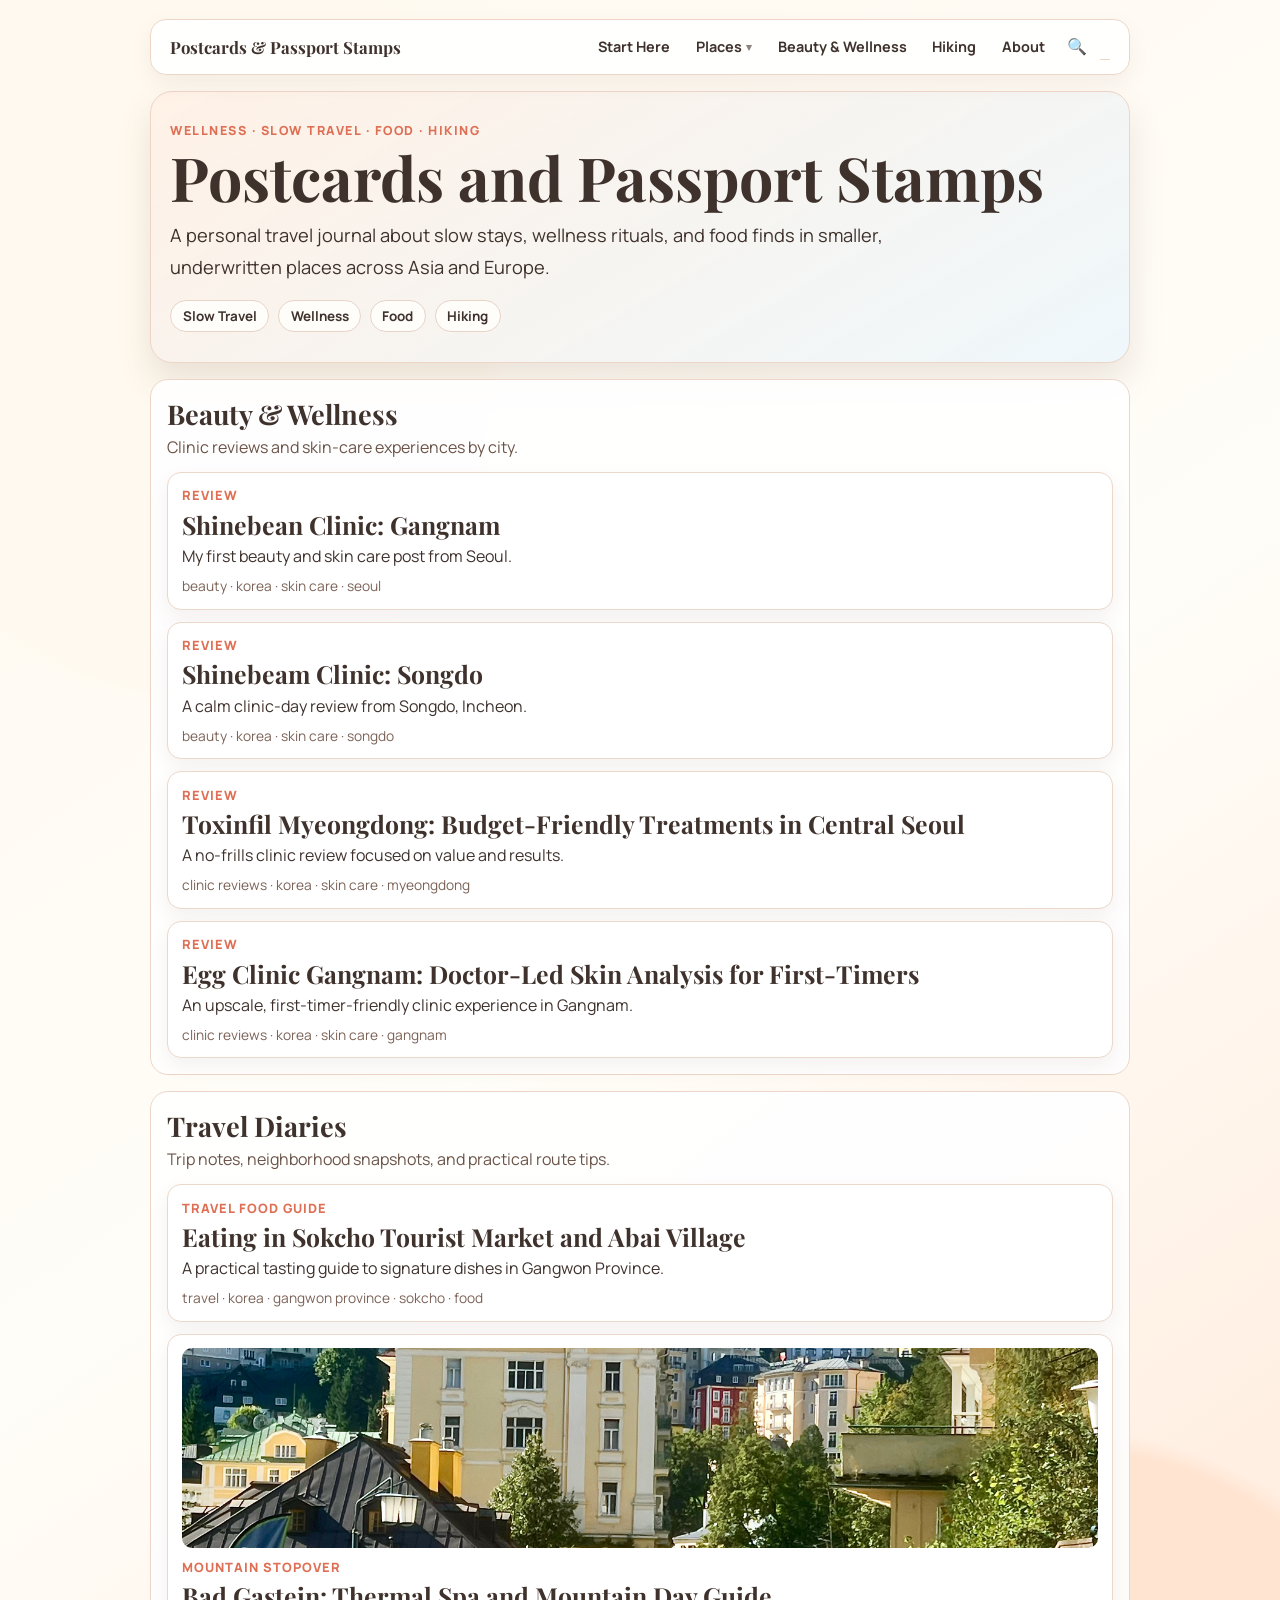
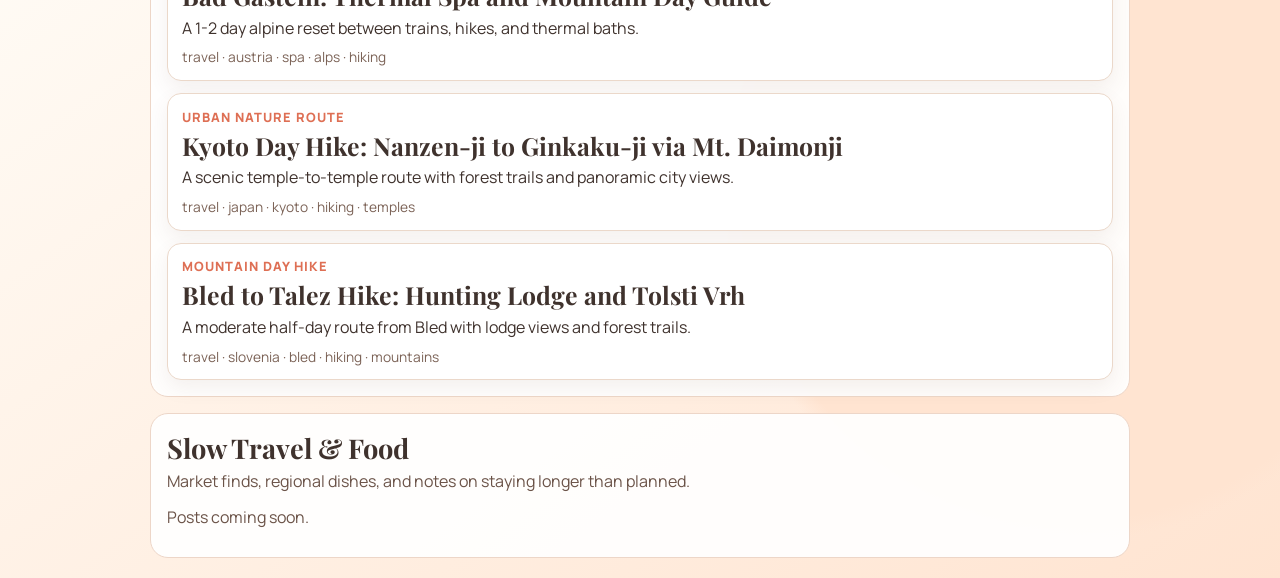
<file: index.html>
<!doctype html>
<html lang="en">
  <head>
    <meta charset="UTF-8" />
    <meta name="viewport" content="width=device-width, initial-scale=1.0" />
    <title>Postcards and Passport Stamps</title>
    <link rel="stylesheet" href="assets/shared.css" />
    <style>
      :root {
        color-scheme: light;
        --sand: #fff9ef;
        --cream: #fffdf8;
        --peach: #ffe4d1;
        --sky: #dff2ff;
        --mint: #ddf6ef;
        --coral: #de6f54;
        --ink: #3f322d;
        --line: #edd6c8;
      }

      body {
        margin: 0;
        min-height: 100vh;
        padding: 1.2rem;
      }

      .page {
        width: min(980px, 96vw);
        margin: 0 auto;
      }

      .hero {
        margin-top: 1rem;
        padding: 1.9rem 1.2rem;
        border: 1px solid var(--line);
        border-radius: 22px;
        background:
          linear-gradient(150deg, rgba(255, 227, 209, 0.46), rgba(223, 242, 255, 0.5)),
          var(--cream);
        box-shadow: 0 18px 34px rgba(112, 82, 64, 0.14);
      }

      .eyebrow {
        margin: 0;
        text-transform: uppercase;
        letter-spacing: 0.12em;
        font-size: 0.78rem;
        font-weight: 800;
        color: var(--coral);
      }

      h1 {
        margin: 0.35rem 0 0;
        font-family: "Playfair Display", Georgia, serif;
        font-size: clamp(2.1rem, 6vw, 3.8rem);
        line-height: 1.04;
      }

      .intro {
        margin: 0.75rem 0 0;
        max-width: 68ch;
        font-size: clamp(1rem, 2.6vw, 1.14rem);
        line-height: 1.75;
      }

      .pill-row {
        margin-top: 1rem;
        display: flex;
        gap: 0.55rem;
        flex-wrap: wrap;
      }

      .pill {
        border: 1px solid #e8d4c7;
        background: #fffdf9;
        border-radius: 999px;
        padding: 0.38rem 0.72rem;
        font-size: 0.84rem;
        font-weight: 700;
      }

      .panel {
        margin-top: 1rem;
        border: 1px solid var(--line);
        border-radius: 18px;
        background: rgba(255, 255, 255, 0.92);
        padding: 1rem;
      }

      .panel h2 {
        margin: 0;
        font-family: "Playfair Display", Georgia, serif;
        font-size: 1.7rem;
      }

      .panel-lead {
        margin: 0.25rem 0 0.85rem;
        color: #6b5348;
      }

      .cards {
        display: grid;
        gap: 0.75rem;
      }

      .post-card {
        text-decoration: none;
        color: inherit;
        display: block;
        border: 1px solid #ebd8ca;
        border-radius: 14px;
        padding: 0.85rem;
        background: #fff;
        box-shadow: 0 8px 20px rgba(112, 82, 64, 0.08);
        transition: transform 150ms ease;
      }

      .post-card:hover {
        transform: translateY(-2px);
      }

      .card-thumb {
        width: 100%;
        height: 200px;
        object-fit: cover;
        border-radius: 10px;
        display: block;
        margin-bottom: 0.6rem;
      }

      .meta {
        font-size: 0.8rem;
        letter-spacing: 0.08em;
        text-transform: uppercase;
        color: var(--coral);
        font-weight: 800;
      }

      .post-card strong {
        display: block;
        margin-top: 0.2rem;
        font-family: "Playfair Display", Georgia, serif;
        font-size: 1.55rem;
      }

      .post-card span {
        display: block;
        margin-top: 0.28rem;
      }

      .tags {
        margin-top: 0.55rem;
        font-size: 0.86rem;
        color: #7b6256;
      }

      .grid-2 {
        display: grid;
        gap: 0.75rem;
        grid-template-columns: repeat(auto-fit, minmax(240px, 1fr));
      }

      .teaser {
        border: 1px solid #ebd8ca;
        border-radius: 14px;
        padding: 0.85rem;
        background: linear-gradient(160deg, #fff, #fffbf5);
      }

      .teaser.travel {
        background: linear-gradient(160deg, #fff, #eef8ff);
      }

      .teaser.nomad {
        background: linear-gradient(160deg, #fff, #f0fff9);
      }

      .teaser strong {
        font-family: "Playfair Display", Georgia, serif;
        font-size: 1.3rem;
      }

      .tiny {
        margin: 0.3rem 0 0;
        font-size: 0.95rem;
        color: #6b5348;
      }
    </style>
  </head>
  <body>
    <div class="page">
      <header>
        <nav>
          <a class="nav-wordmark" href="index.html">Postcards &amp; Passport Stamps</a>
          <button class="nav-hamburger" onclick="this.nextElementSibling.classList.toggle('open')" aria-label="Menu">☰</button>
          <div class="nav-links">
            <a class="menu-link" href="posts/about.html">Start Here</a>
            <div class="menu-group">
              <button class="menu-trigger" type="button">Places</button>
              <ul class="submenu">
                <li><a href="posts/country-south-korea.html">South Korea</a></li>
                <li><a href="posts/country-austria.html">Austria</a></li>
                <li><a href="posts/country-japan.html">Japan</a></li>
                <li><a href="posts/country-slovenia.html">Slovenia</a></li>
              </ul>
            </div>
            <a class="menu-link" href="#beauty-posts">Beauty &amp; Wellness</a>
            <a class="menu-link" href="#travel-posts">Hiking</a>
            <a class="menu-link" href="posts/about.html">About</a>
            <div class="nav-search">
              <button class="search-toggle" onclick="var i=this.nextElementSibling;i.classList.toggle('open');if(i.classList.contains('open'))i.focus();" aria-label="Search">🔍</button>
              <input class="search-input" type="search" placeholder="Search…" />
            </div>
          </div>
        </nav>
      </header>

      <main class="hero">
        <p class="eyebrow">Wellness · Slow Travel · Food · Hiking</p>
        <h1>Postcards and Passport Stamps</h1>
        <p class="intro">
          A personal travel journal about slow stays, wellness rituals, and food finds in smaller,
          underwritten places across Asia and Europe.
        </p>
        <div class="pill-row">
          <span class="pill">Slow Travel</span>
          <span class="pill">Wellness</span>
          <span class="pill">Food</span>
          <span class="pill">Hiking</span>
        </div>
      </main>

      <section class="panel" id="beauty-posts">
        <h2>Beauty &amp; Wellness</h2>
        <p class="panel-lead">Clinic reviews and skin-care experiences by city.</p>
        <div class="cards">
          <a class="post-card" href="posts/shinebean-clinic-gangnam.html">
            <div class="meta">Review</div>
            <strong>Shinebean Clinic: Gangnam</strong>
            <span>My first beauty and skin care post from Seoul.</span>
            <div class="tags">beauty · korea · skin care · seoul</div>
          </a>
          <a class="post-card" href="posts/songdo-shinebeam-clinic.html">
            <div class="meta">Review</div>
            <strong>Shinebeam Clinic: Songdo</strong>
            <span>A calm clinic-day review from Songdo, Incheon.</span>
            <div class="tags">beauty · korea · skin care · songdo</div>
          </a>
          <a class="post-card" href="posts/toxinfil-myongdong-review.html">
            <div class="meta">Review</div>
            <strong>Toxinfil Myeongdong: Budget-Friendly Treatments in Central Seoul</strong>
            <span>A no-frills clinic review focused on value and results.</span>
            <div class="tags">clinic reviews · korea · skin care · myeongdong</div>
          </a>
          <a class="post-card" href="posts/egg-clinic-gangnam-review.html">
            <div class="meta">Review</div>
            <strong>Egg Clinic Gangnam: Doctor-Led Skin Analysis for First-Timers</strong>
            <span>An upscale, first-timer-friendly clinic experience in Gangnam.</span>
            <div class="tags">clinic reviews · korea · skin care · gangnam</div>
          </a>
        </div>
      </section>

      <section class="panel" id="travel-posts">
        <h2>Travel Diaries</h2>
        <p class="panel-lead">Trip notes, neighborhood snapshots, and practical route tips.</p>
        <div class="cards">
          <a class="post-card" href="posts/sokcho-market-abai-food-guide.html">
            <div class="meta">Travel Food Guide</div>
            <strong>Eating in Sokcho Tourist Market and Abai Village</strong>
            <span>A practical tasting guide to signature dishes in Gangwon Province.</span>
            <div class="tags">travel · korea · gangwon province · sokcho · food</div>
          </a>
          <a class="post-card" href="posts/bad-gastein-thermal-day-guide.html">
            <img class="card-thumb" src="images/posts/bad-gastein-town.jpeg" alt="Bad Gastein town with snow-capped Alps in the background" />
            <div class="meta">Mountain Stopover</div>
            <strong>Bad Gastein: Thermal Spa and Mountain Day Guide</strong>
            <span>A 1-2 day alpine reset between trains, hikes, and thermal baths.</span>
            <div class="tags">travel · austria · spa · alps · hiking</div>
          </a>
          <a class="post-card" href="posts/kyoto-daimonji-day-hike.html">
            <div class="meta">Urban Nature Route</div>
            <strong>Kyoto Day Hike: Nanzen-ji to Ginkaku-ji via Mt. Daimonji</strong>
            <span>A scenic temple-to-temple route with forest trails and panoramic city views.</span>
            <div class="tags">travel · japan · kyoto · hiking · temples</div>
          </a>
          <a class="post-card" href="posts/bled-talez-hike-guide.html">
            <div class="meta">Mountain Day Hike</div>
            <strong>Bled to Talez Hike: Hunting Lodge and Tolsti Vrh</strong>
            <span>A moderate half-day route from Bled with lodge views and forest trails.</span>
            <div class="tags">travel · slovenia · bled · hiking · mountains</div>
          </a>
        </div>
      </section>

      <section class="panel" id="nomad-posts">
        <h2>Slow Travel &amp; Food</h2>
        <p class="panel-lead">Market finds, regional dishes, and notes on staying longer than planned.</p>
        <p class="panel-lead">Posts coming soon.</p>
      </section>
    </div>
  </body>
</html>
</file>
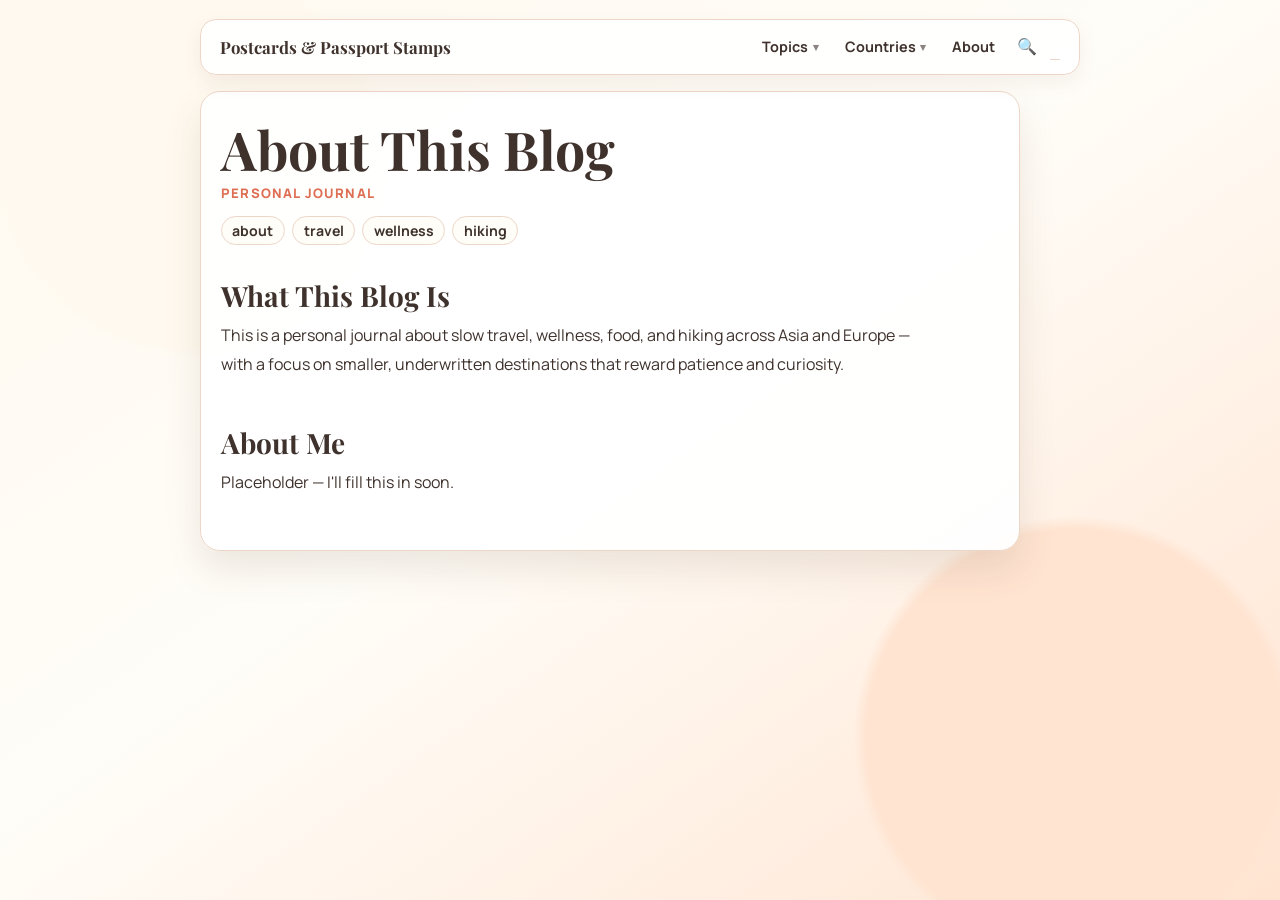
<file: posts/about.html>
<!doctype html>
<html lang="en">
  <head>
    <meta charset="UTF-8" />
    <meta name="viewport" content="width=device-width, initial-scale=1.0" />
    <title>About This Blog</title>
    <link rel="stylesheet" href="../assets/shared.css" />
    <style>
      :root {
        color-scheme: light;
        --coral: #de6f54;
        --ink: #3f322d;
        --line: #edd6c8;
      }

      body {
        margin: 0;
        min-height: 100vh;
        padding: 1.2rem;
      }

      .page {
        width: min(880px, 96vw);
        margin: 0 auto;
      }

      article {
        margin-top: 1rem;
        padding: 1.8rem 1.25rem;
        background: rgba(255, 255, 255, 0.96);
        border: 1px solid var(--line);
        border-radius: 20px;
        box-shadow: 0 18px 36px rgba(112, 82, 64, 0.13);
        max-width: 820px;
      }

      h1 {
        margin: 0;
        font-family: "Playfair Display", Georgia, serif;
        font-size: clamp(2rem, 6vw, 3.35rem);
        color: var(--ink);
        line-height: 1.05;
      }

      .meta {
        margin-top: 0.45rem;
        font-size: 0.82rem;
        text-transform: uppercase;
        letter-spacing: 0.09em;
        color: var(--coral);
        font-weight: 800;
      }

      .tags {
        display: flex;
        gap: 0.46rem;
        flex-wrap: wrap;
        margin-top: 0.9rem;
        margin-bottom: 1rem;
      }

      .tag {
        border: 1px solid var(--line);
        background: #fffdf8;
        border-radius: 999px;
        padding: 0.24rem 0.65rem;
        font-size: 0.88rem;
        font-weight: 700;
        color: var(--ink);
      }

      .hero-image:not(:empty) {
        border-radius: 14px;
        overflow: hidden;
        margin-bottom: 1.2rem;
      }
      .hero-image img {
        width: 100%;
        display: block;
        object-fit: cover;
        max-height: 420px;
      }

      figcaption {
        font-style: italic;
        color: #8a6a5a;
        font-size: 0.8rem;
        margin-top: 0.3rem;
      }

      .entry {
        padding: 1rem 0;
      }

      .entry + .entry {
        margin-top: 0.25rem;
      }

      .entry h2 {
        margin: 0 0 0.45rem;
        font-family: "Playfair Display", Georgia, serif;
        font-size: 1.75rem;
        color: var(--ink);
      }

      .entry p {
        margin: 0 0 0.55rem;
        line-height: 1.8;
        max-width: 72ch;
      }
    </style>
  </head>
  <body>
    <div class="page">
      <header>
        <nav>
          <a class="nav-wordmark" href="../index.html">Postcards &amp; Passport Stamps</a>
          <button class="nav-hamburger" onclick="this.nextElementSibling.classList.toggle('open')" aria-label="Menu">☰</button>
          <div class="nav-links">
            <div class="menu-group">
              <button class="menu-trigger" type="button">Topics</button>
              <ul class="submenu">
                <li><a href="../index.html#beauty-posts">Beauty Around The World</a></li>
                <li><a href="../index.html#travel-posts">Travel Diaries</a></li>
                <li><a href="../index.html#nomad-posts">Digital Nomad Life</a></li>
                <li><a href="../index.html#world-notes">Lifestyle Notes</a></li>
              </ul>
            </div>
            <div class="menu-group">
              <button class="menu-trigger" type="button">Countries</button>
              <ul class="submenu">
                <li><a href="country-south-korea.html">South Korea</a></li>
                <li><a href="country-austria.html">Austria</a></li>
                <li><a href="country-japan.html">Japan</a></li>
                <li><a href="country-slovenia.html">Slovenia</a></li>
              </ul>
            </div>
            <a class="menu-link" href="about.html">About</a>
            <div class="nav-search">
              <button class="search-toggle" onclick="var i=this.nextElementSibling;i.classList.toggle('open');if(i.classList.contains('open'))i.focus();" aria-label="Search">🔍</button>
              <input class="search-input" type="search" placeholder="Search…" />
            </div>
          </div>
        </nav>
      </header>

      <article>
        <h1>About This Blog</h1>
        <p class="meta">Personal journal</p>

        <div class="tags">
          <span class="tag">about</span>
          <span class="tag">travel</span>
          <span class="tag">wellness</span>
          <span class="tag">hiking</span>
        </div>

        <div class="hero-image"></div>

        <section class="entry">
          <h2>What This Blog Is</h2>
          <p>This is a personal journal about slow travel, wellness, food, and hiking across Asia and Europe — with a focus on smaller, underwritten destinations that reward patience and curiosity.</p>
        </section>

        <section class="entry">
          <h2>About Me</h2>
          <p>Placeholder — I'll fill this in soon.</p>
        </section>
      </article>
    </div>
  </body>
</html>
</file>
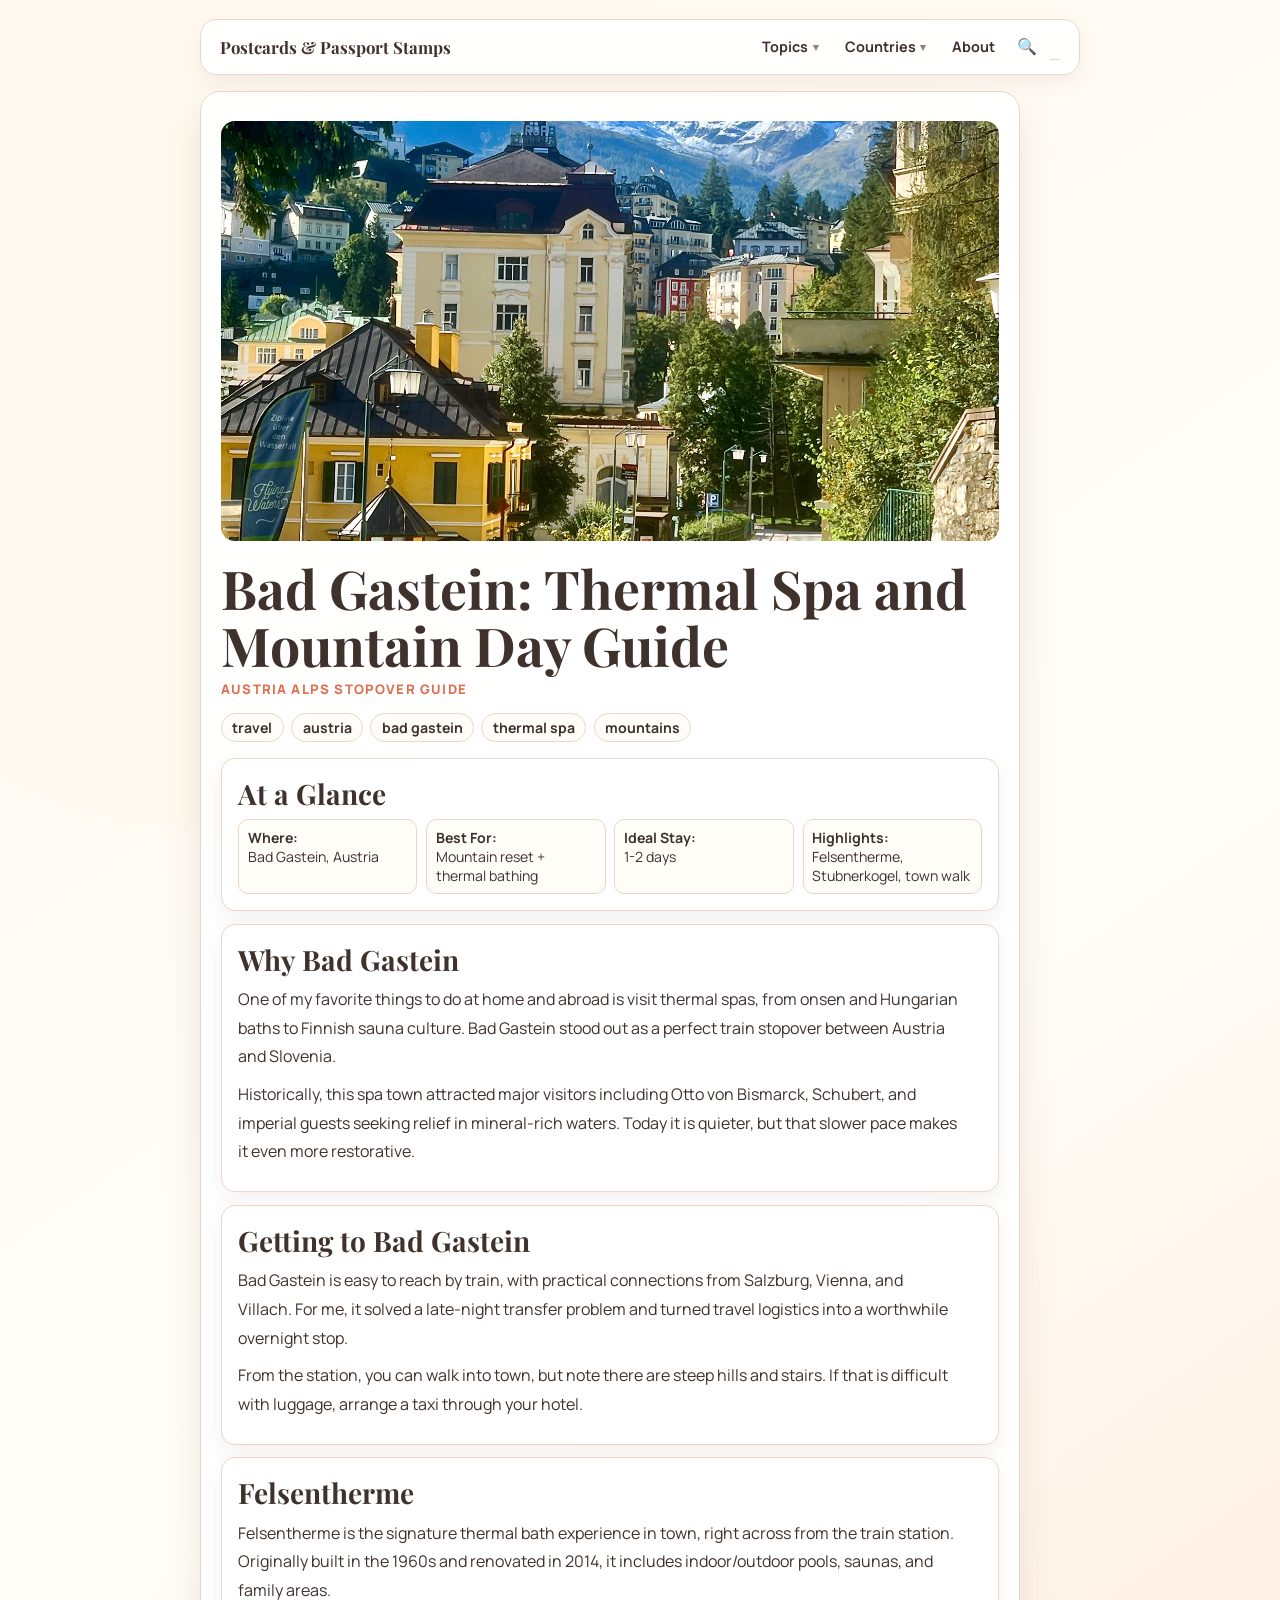
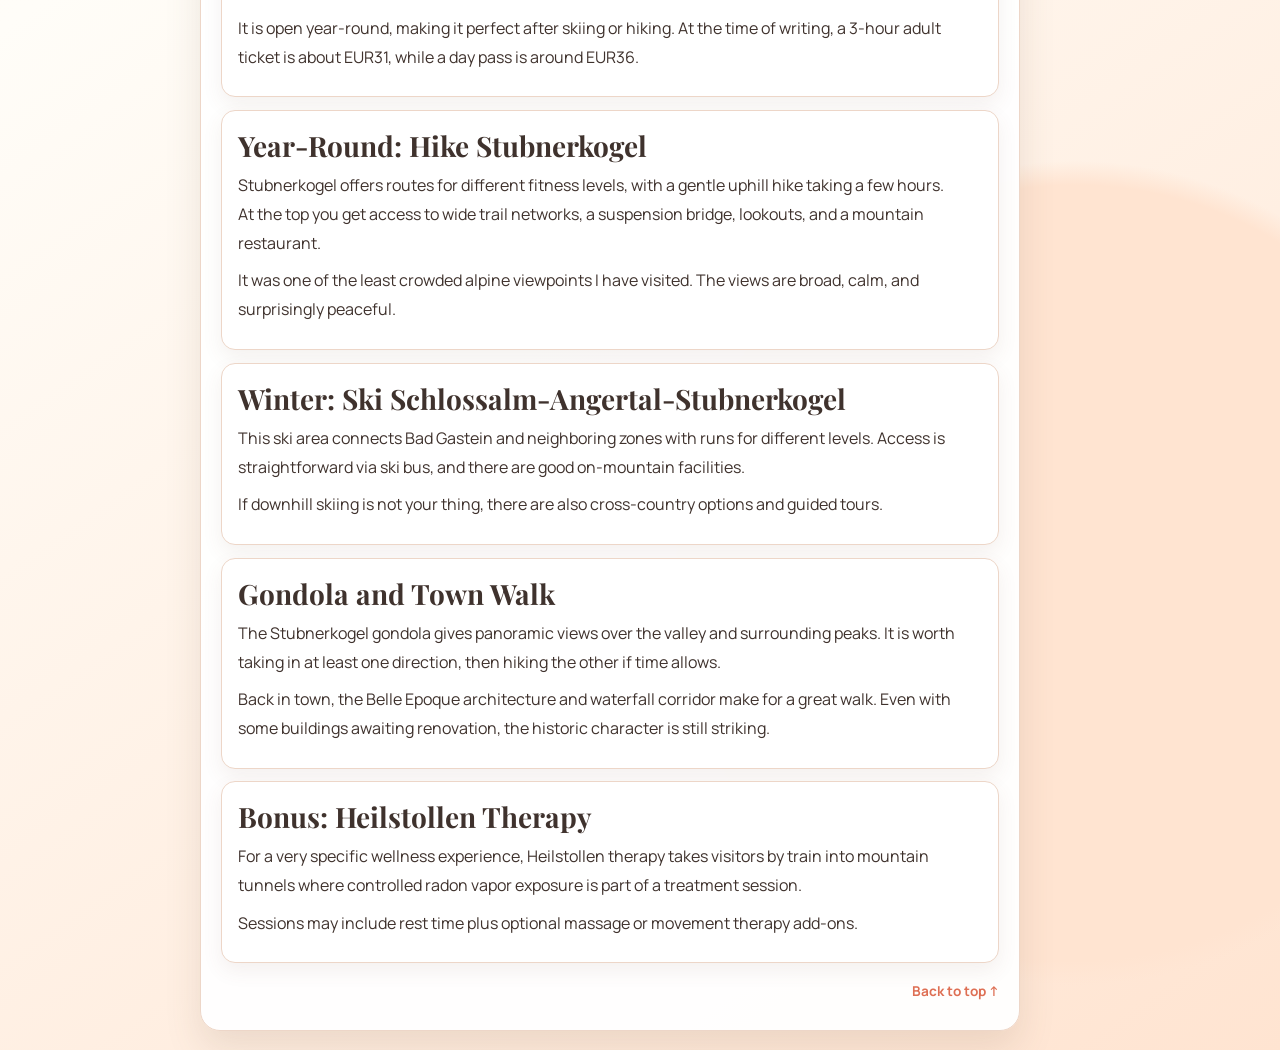
<file: posts/bad-gastein-thermal-day-guide.html>
<!doctype html>
<html lang="en">
  <head>
    <meta charset="UTF-8" />
    <meta name="viewport" content="width=device-width, initial-scale=1.0" />
    <title>Bad Gastein: Thermal Spa and Mountain Day Guide</title>
    <link rel="stylesheet" href="../assets/shared.css" />
    <style>
      :root {
        color-scheme: light;
        --coral: #de6f54;
        --ink: #3f322d;
        --line: #edd6c8;
      }

      body {
        margin: 0;
        min-height: 100vh;
        padding: 1.2rem;
      }

      .page { width: min(880px, 96vw); margin: 0 auto; }

      article {
        margin-top: 1rem;
        padding: 1.8rem 1.25rem;
        background: rgba(255, 255, 255, 0.96);
        border: 1px solid var(--line);
        border-radius: 20px;
        box-shadow: 0 18px 36px rgba(112, 82, 64, 0.13);
        max-width: 820px;
      }

      h1 {
        margin: 0;
        font-family: "Playfair Display", Georgia, serif;
        font-size: clamp(2rem, 6vw, 3.35rem);
        color: var(--ink);
        line-height: 1.06;
      }

      .meta {
        margin-top: 0.45rem;
        font-size: 0.82rem;
        text-transform: uppercase;
        letter-spacing: 0.09em;
        color: var(--coral);
        font-weight: 800;
      }

      .tags {
        display: flex;
        gap: 0.46rem;
        flex-wrap: wrap;
        margin-top: 0.9rem;
        margin-bottom: 1rem;
      }

      .tag {
        border: 1px solid var(--line);
        background: #fffdf8;
        border-radius: 999px;
        padding: 0.24rem 0.65rem;
        font-size: 0.88rem;
        font-weight: 700;
        color: var(--ink);
      }

      .hero-image:not(:empty) {
        border-radius: 14px;
        overflow: hidden;
        margin-bottom: 1.2rem;
      }
      .hero-image img {
        width: 100%;
        display: block;
        object-fit: cover;
        max-height: 420px;
      }

      figcaption {
        font-style: italic;
        color: #8a6a5a;
        font-size: 0.8rem;
        margin-top: 0.3rem;
      }

      .entry {
        padding: 1rem;
        margin: 0.8rem 0 0;
        border: 1px solid var(--line);
        border-radius: 14px;
        background: #fff;
        box-shadow: 0 8px 20px rgba(112, 82, 64, 0.08);
      }

      .entry h2 {
        margin: 0 0 0.45rem;
        font-family: "Playfair Display", Georgia, serif;
        font-size: 1.75rem;
        color: var(--ink);
      }

      .entry p {
        margin: 0 0 0.55rem;
        line-height: 1.8;
        max-width: 72ch;
      }

      .snapshot {
        display: grid;
        grid-template-columns: repeat(auto-fit, minmax(170px, 1fr));
        gap: 0.55rem;
        margin-top: 0.4rem;
      }

      .snap-item {
        background: #fffdf8;
        border: 1px solid var(--line);
        border-radius: 10px;
        padding: 0.5rem 0.55rem;
        font-size: 0.88rem;
      }

      .snap-item strong { display: block; color: var(--ink); }

      .post-hero {
        width: 100%;
        max-height: 420px;
        object-fit: cover;
        border-radius: 14px;
        display: block;
        margin-bottom: 1.2rem;
      }

      .back-top {
        margin-top: 1rem;
        text-align: right;
      }

      .back-top a {
        text-decoration: none;
        font-size: 0.85rem;
        font-weight: 700;
        color: var(--coral);
      }
    </style>
  </head>
  <body>
    <div class="page" id="top">
      <header>
        <nav>
          <a class="nav-wordmark" href="../index.html">Postcards &amp; Passport Stamps</a>
          <button class="nav-hamburger" onclick="this.nextElementSibling.classList.toggle('open')" aria-label="Menu">☰</button>
          <div class="nav-links">
            <div class="menu-group">
              <button class="menu-trigger" type="button">Topics</button>
              <ul class="submenu">
                <li><a href="../index.html#beauty-posts">Beauty Around The World</a></li>
                <li><a href="../index.html#travel-posts">Travel Diaries</a></li>
                <li><a href="../index.html#nomad-posts">Digital Nomad Life</a></li>
                <li><a href="../index.html#world-notes">Lifestyle Notes</a></li>
              </ul>
            </div>
            <div class="menu-group">
              <button class="menu-trigger" type="button">Countries</button>
              <ul class="submenu">
                <li><a href="country-south-korea.html">South Korea</a></li>
                <li><a href="country-austria.html">Austria</a></li>
                <li><a href="country-japan.html">Japan</a></li>
                <li><a href="country-slovenia.html">Slovenia</a></li>
              </ul>
            </div>
            <a class="menu-link" href="about.html">About</a>
            <div class="nav-search">
              <button class="search-toggle" onclick="var i=this.nextElementSibling;i.classList.toggle('open');if(i.classList.contains('open'))i.focus();" aria-label="Search">🔍</button>
              <input class="search-input" type="search" placeholder="Search…" />
            </div>
          </div>
        </nav>
      </header>

      <article>
        <img class="post-hero" src="../images/posts/bad-gastein-town.jpeg" alt="Bad Gastein town with snow-capped Alps in the background" />
        <h1>Bad Gastein: Thermal Spa and Mountain Day Guide</h1>
        <p class="meta">Austria Alps Stopover Guide</p>

        <div class="tags">
          <span class="tag">travel</span>
          <span class="tag">austria</span>
          <span class="tag">bad gastein</span>
          <span class="tag">thermal spa</span>
          <span class="tag">mountains</span>
        </div>

        <div class="hero-image"></div>

        <section class="entry">
          <h2>At a Glance</h2>
          <div class="snapshot">
            <div class="snap-item"><strong>Where:</strong> Bad Gastein, Austria</div>
            <div class="snap-item"><strong>Best For:</strong> Mountain reset + thermal bathing</div>
            <div class="snap-item"><strong>Ideal Stay:</strong> 1-2 days</div>
            <div class="snap-item"><strong>Highlights:</strong> Felsentherme, Stubnerkogel, town walk</div>
          </div>
        </section>

        <section class="entry">
          <h2>Why Bad Gastein</h2>
          <p>
            One of my favorite things to do at home and abroad is visit thermal spas, from onsen and
            Hungarian baths to Finnish sauna culture. Bad Gastein stood out as a perfect train stopover
            between Austria and Slovenia.
          </p>
          <p>
            Historically, this spa town attracted major visitors including Otto von Bismarck, Schubert,
            and imperial guests seeking relief in mineral-rich waters. Today it is quieter, but that
            slower pace makes it even more restorative.
          </p>
        </section>

        <section class="entry">
          <h2>Getting to Bad Gastein</h2>
          <p>
            Bad Gastein is easy to reach by train, with practical connections from Salzburg, Vienna, and
            Villach. For me, it solved a late-night transfer problem and turned travel logistics into a
            worthwhile overnight stop.
          </p>
          <p>
            From the station, you can walk into town, but note there are steep hills and stairs. If that
            is difficult with luggage, arrange a taxi through your hotel.
          </p>
        </section>

        <section class="entry">
          <h2>Felsentherme</h2>
          <p>
            Felsentherme is the signature thermal bath experience in town, right across from the train
            station. Originally built in the 1960s and renovated in 2014, it includes indoor/outdoor
            pools, saunas, and family areas.
          </p>
          <p>
            It is open year-round, making it perfect after skiing or hiking. At the time of writing,
            a 3-hour adult ticket is about EUR31, while a day pass is around EUR36.
          </p>
        </section>

        <section class="entry">
          <h2>Year-Round: Hike Stubnerkogel</h2>
          <p>
            Stubnerkogel offers routes for different fitness levels, with a gentle uphill hike taking a
            few hours. At the top you get access to wide trail networks, a suspension bridge, lookouts,
            and a mountain restaurant.
          </p>
          <p>
            It was one of the least crowded alpine viewpoints I have visited. The views are broad, calm,
            and surprisingly peaceful.
          </p>
        </section>

        <section class="entry">
          <h2>Winter: Ski Schlossalm-Angertal-Stubnerkogel</h2>
          <p>
            This ski area connects Bad Gastein and neighboring zones with runs for different levels.
            Access is straightforward via ski bus, and there are good on-mountain facilities.
          </p>
          <p>
            If downhill skiing is not your thing, there are also cross-country options and guided tours.
          </p>
        </section>

        <section class="entry">
          <h2>Gondola and Town Walk</h2>
          <p>
            The Stubnerkogel gondola gives panoramic views over the valley and surrounding peaks. It is
            worth taking in at least one direction, then hiking the other if time allows.
          </p>
          <p>
            Back in town, the Belle Epoque architecture and waterfall corridor make for a great walk.
            Even with some buildings awaiting renovation, the historic character is still striking.
          </p>
        </section>

        <section class="entry">
          <h2>Bonus: Heilstollen Therapy</h2>
          <p>
            For a very specific wellness experience, Heilstollen therapy takes visitors by train into
            mountain tunnels where controlled radon vapor exposure is part of a treatment session.
          </p>
          <p>
            Sessions may include rest time plus optional massage or movement therapy add-ons.
          </p>
        </section>

        <div class="back-top"><a href="#top">Back to top ↑</a></div>
      </article>
    </div>
  </body>
</html>
</file>
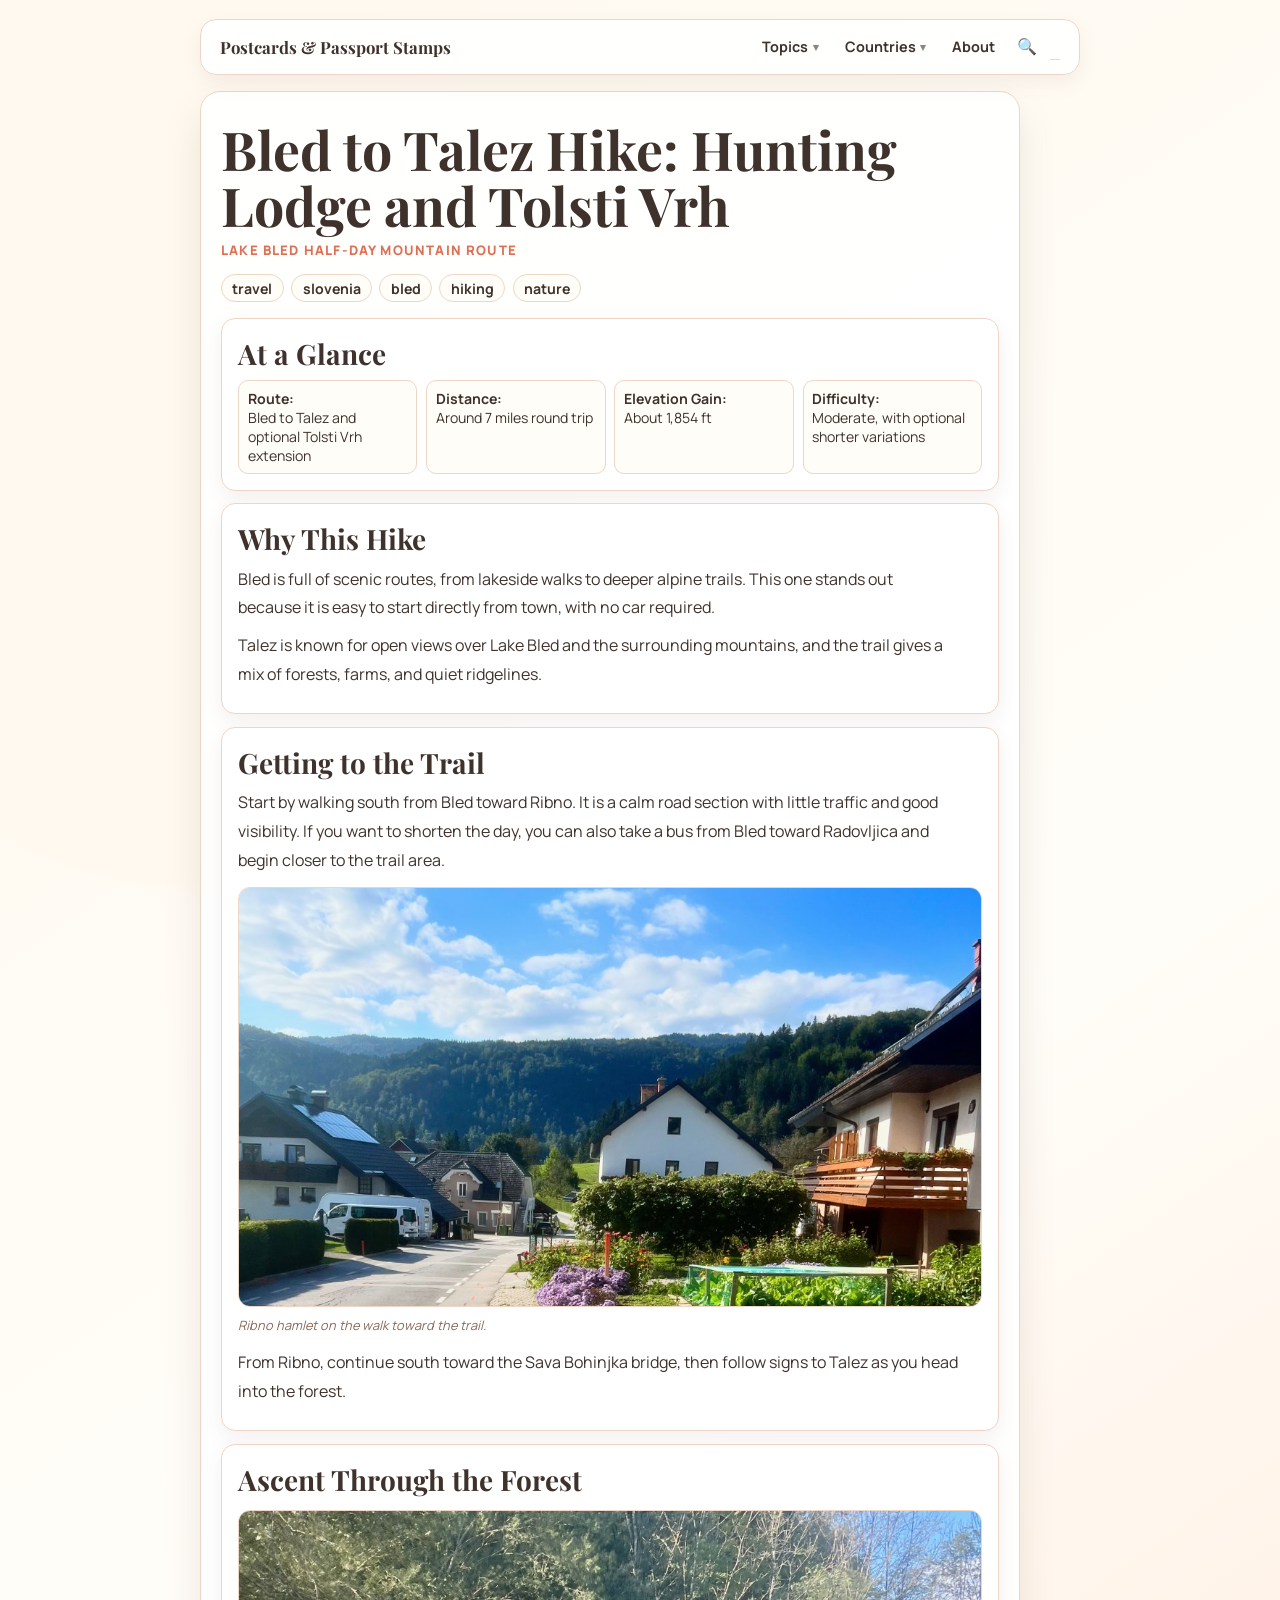
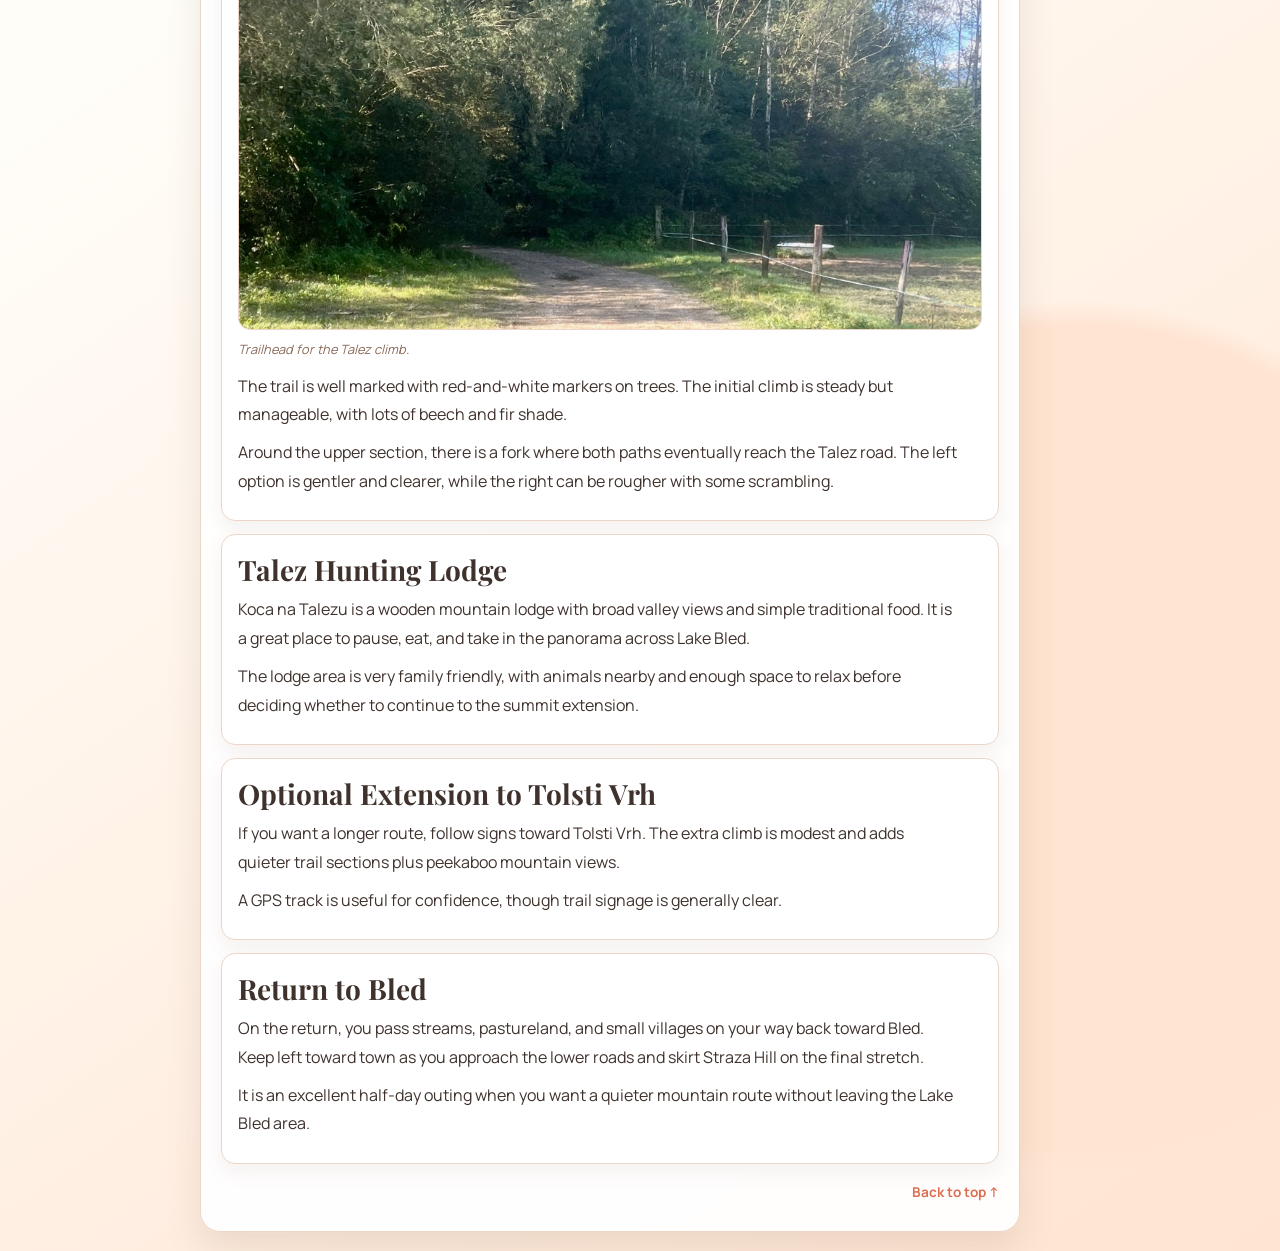
<file: posts/bled-talez-hike-guide.html>
<!doctype html>
<html lang="en">
  <head>
    <meta charset="UTF-8" />
    <meta name="viewport" content="width=device-width, initial-scale=1.0" />
    <title>Bled to Talez Hike: Hunting Lodge and Tolsti Vrh</title>
    <link rel="stylesheet" href="../assets/shared.css" />
    <style>
      :root {
        color-scheme: light;
        --coral: #de6f54;
        --ink: #3f322d;
        --line: #edd6c8;
      }
      body {
        margin: 0;
        min-height: 100vh;
        padding: 1.2rem;
      }
      .page { width: min(880px, 96vw); margin: 0 auto; }
      article {
        margin-top: 1rem;
        padding: 1.8rem 1.25rem;
        background: rgba(255, 255, 255, 0.96);
        border: 1px solid var(--line);
        border-radius: 20px;
        box-shadow: 0 18px 36px rgba(112, 82, 64, 0.13);
        max-width: 820px;
      }
      h1 {
        margin: 0;
        font-family: "Playfair Display", Georgia, serif;
        font-size: clamp(2rem, 6vw, 3.35rem);
        color: var(--ink);
        line-height: 1.06;
      }
      .meta {
        margin-top: 0.45rem;
        font-size: 0.82rem;
        text-transform: uppercase;
        letter-spacing: 0.09em;
        color: var(--coral);
        font-weight: 800;
      }
      .tags {
        display: flex;
        gap: 0.46rem;
        flex-wrap: wrap;
        margin-top: 0.9rem;
        margin-bottom: 1rem;
      }
      .tag {
        border: 1px solid var(--line);
        background: #fffdf8;
        border-radius: 999px;
        padding: 0.24rem 0.65rem;
        font-size: 0.88rem;
        font-weight: 700;
        color: var(--ink);
      }
      .hero-image:not(:empty) {
        border-radius: 14px;
        overflow: hidden;
        margin-bottom: 1.2rem;
      }
      .hero-image img {
        width: 100%;
        display: block;
        object-fit: cover;
        max-height: 420px;
      }
      figcaption {
        font-style: italic;
        color: #8a6a5a;
        font-size: 0.8rem;
        margin-top: 0.3rem;
      }
      .entry {
        padding: 1rem;
        margin: 0.8rem 0 0;
        border: 1px solid var(--line);
        border-radius: 14px;
        background: #fff;
        box-shadow: 0 8px 20px rgba(112, 82, 64, 0.08);
      }
      .entry h2 {
        margin: 0 0 0.45rem;
        font-family: "Playfair Display", Georgia, serif;
        font-size: 1.75rem;
        color: var(--ink);
      }
      .entry p { margin: 0 0 0.55rem; line-height: 1.8; max-width: 72ch; }
      .snapshot {
        display: grid;
        grid-template-columns: repeat(auto-fit, minmax(170px, 1fr));
        gap: 0.55rem;
        margin-top: 0.4rem;
      }
      .snap-item {
        background: #fffdf8;
        border: 1px solid var(--line);
        border-radius: 10px;
        padding: 0.5rem 0.55rem;
        font-size: 0.88rem;
      }
      .snap-item strong { display: block; color: var(--ink); }
      .entry-photo {
        margin: 0.75rem 0 0.85rem;
      }
      .entry-photo img {
        width: 100%;
        max-height: 420px;
        object-fit: cover;
        border-radius: 12px;
        border: 1px solid var(--line);
      }
      .back-top { margin-top: 1rem; text-align: right; }
      .back-top a { text-decoration: none; font-size: 0.85rem; font-weight: 700; color: var(--coral); }
    </style>
  </head>
  <body>
    <div class="page" id="top">
      <header>
        <nav>
          <a class="nav-wordmark" href="../index.html">Postcards &amp; Passport Stamps</a>
          <button class="nav-hamburger" onclick="this.nextElementSibling.classList.toggle('open')" aria-label="Menu">☰</button>
          <div class="nav-links">
            <div class="menu-group">
              <button class="menu-trigger" type="button">Topics</button>
              <ul class="submenu">
                <li><a href="../index.html#beauty-posts">Beauty Around The World</a></li>
                <li><a href="../index.html#travel-posts">Travel Diaries</a></li>
                <li><a href="../index.html#nomad-posts">Digital Nomad Life</a></li>
                <li><a href="../index.html#world-notes">Lifestyle Notes</a></li>
              </ul>
            </div>
            <div class="menu-group">
              <button class="menu-trigger" type="button">Countries</button>
              <ul class="submenu">
                <li><a href="country-south-korea.html">South Korea</a></li>
                <li><a href="country-austria.html">Austria</a></li>
                <li><a href="country-japan.html">Japan</a></li>
                <li><a href="country-slovenia.html">Slovenia</a></li>
              </ul>
            </div>
            <a class="menu-link" href="about.html">About</a>
            <div class="nav-search">
              <button class="search-toggle" onclick="var i=this.nextElementSibling;i.classList.toggle('open');if(i.classList.contains('open'))i.focus();" aria-label="Search">🔍</button>
              <input class="search-input" type="search" placeholder="Search…" />
            </div>
          </div>
        </nav>
      </header>

      <article>
        <h1>Bled to Talez Hike: Hunting Lodge and Tolsti Vrh</h1>
        <p class="meta">Lake Bled Half-Day Mountain Route</p>

        <div class="tags">
          <span class="tag">travel</span>
          <span class="tag">slovenia</span>
          <span class="tag">bled</span>
          <span class="tag">hiking</span>
          <span class="tag">nature</span>
        </div>

        <div class="hero-image"></div>

        <section class="entry">
          <h2>At a Glance</h2>
          <div class="snapshot">
            <div class="snap-item"><strong>Route:</strong> Bled to Talez and optional Tolsti Vrh extension</div>
            <div class="snap-item"><strong>Distance:</strong> Around 7 miles round trip</div>
            <div class="snap-item"><strong>Elevation Gain:</strong> About 1,854 ft</div>
            <div class="snap-item"><strong>Difficulty:</strong> Moderate, with optional shorter variations</div>
          </div>
        </section>

        <section class="entry">
          <h2>Why This Hike</h2>
          <p>
            Bled is full of scenic routes, from lakeside walks to deeper alpine trails. This one stands out
            because it is easy to start directly from town, with no car required.
          </p>
          <p>
            Talez is known for open views over Lake Bled and the surrounding mountains, and the trail gives
            a mix of forests, farms, and quiet ridgelines.
          </p>
        </section>

        <section class="entry">
          <h2>Getting to the Trail</h2>
          <p>
            Start by walking south from Bled toward Ribno. It is a calm road section with little traffic and
            good visibility. If you want to shorten the day, you can also take a bus from Bled toward
            Radovljica and begin closer to the trail area.
          </p>
          <figure class="entry-photo">
            <img src="../images/posts/bled-ribno-hamlet.jpg" alt="Ribno hamlet near Bled" loading="lazy" />
            <figcaption>Ribno hamlet on the walk toward the trail.</figcaption>
          </figure>
          <p>
            From Ribno, continue south toward the Sava Bohinjka bridge, then follow signs to Talez as you
            head into the forest.
          </p>
        </section>

        <section class="entry">
          <h2>Ascent Through the Forest</h2>
          <figure class="entry-photo">
            <img src="../images/posts/bled-talez-trailhead.jpg" alt="Trailhead and early ascent to Talez" loading="lazy" />
            <figcaption>Trailhead for the Talez climb.</figcaption>
          </figure>
          <p>
            The trail is well marked with red-and-white markers on trees. The initial climb is steady but
            manageable, with lots of beech and fir shade.
          </p>
          <p>
            Around the upper section, there is a fork where both paths eventually reach the Talez road.
            The left option is gentler and clearer, while the right can be rougher with some scrambling.
          </p>
        </section>

        <section class="entry">
          <h2>Talez Hunting Lodge</h2>
          <p>
            Koca na Talezu is a wooden mountain lodge with broad valley views and simple traditional food.
            It is a great place to pause, eat, and take in the panorama across Lake Bled.
          </p>
          <p>
            The lodge area is very family friendly, with animals nearby and enough space to relax before
            deciding whether to continue to the summit extension.
          </p>
        </section>

        <section class="entry">
          <h2>Optional Extension to Tolsti Vrh</h2>
          <p>
            If you want a longer route, follow signs toward Tolsti Vrh. The extra climb is modest and adds
            quieter trail sections plus peekaboo mountain views.
          </p>
          <p>
            A GPS track is useful for confidence, though trail signage is generally clear.
          </p>
        </section>

        <section class="entry">
          <h2>Return to Bled</h2>
          <p>
            On the return, you pass streams, pastureland, and small villages on your way back toward Bled.
            Keep left toward town as you approach the lower roads and skirt Straza Hill on the final stretch.
          </p>
          <p>
            It is an excellent half-day outing when you want a quieter mountain route without leaving the
            Lake Bled area.
          </p>
        </section>

        <div class="back-top"><a href="#top">Back to top ↑</a></div>
      </article>
    </div>
  </body>
</html>
</file>
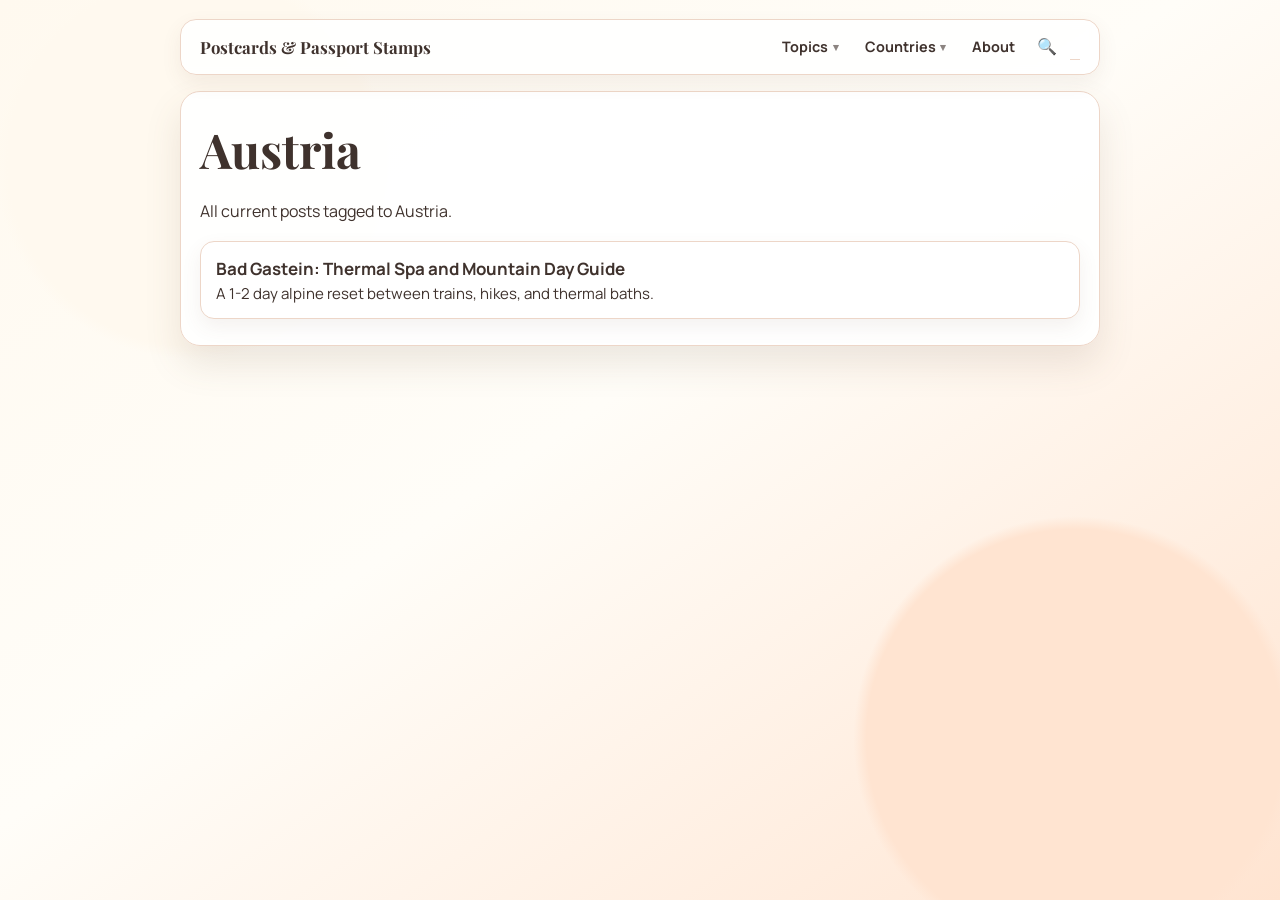
<file: posts/country-austria.html>
<!doctype html>
<html lang="en">
  <head>
    <meta charset="UTF-8" />
    <meta name="viewport" content="width=device-width, initial-scale=1.0" />
    <title>Austria Posts</title>
    <link rel="stylesheet" href="../assets/shared.css" />
    <style>
      :root { color-scheme: light; --coral:#de6f54; --ink:#3f322d; --line:#edd6c8; }
      body { margin:0; min-height:100vh; padding:1.2rem; }
      .page { width:min(920px,96vw); margin:0 auto; }
      article { margin-top:1rem; padding:1.6rem 1.2rem; background:rgba(255,255,255,.96); border:1px solid var(--line); border-radius:20px; box-shadow:0 18px 36px rgba(112,82,64,.13); }
      h1 { margin:0; font-family:"Playfair Display", Georgia, serif; font-size:clamp(2rem,6vw,3rem); color:var(--ink); }
      p { line-height:1.75; }
      .cards { display:grid; gap:.7rem; margin-top:.9rem; }
      .post-card { display:block; text-decoration:none; color:inherit; border:1px solid var(--line); border-radius:14px; background:#fff; padding:.9rem; box-shadow:0 8px 20px rgba(112,82,64,.08); }
      .post-card strong { display:block; color:var(--ink); font-size:1.06rem; margin-bottom:.2rem; }
      .post-card span { display:block; font-size:.94rem; }
      .hero-image:not(:empty) { border-radius:14px; overflow:hidden; margin-bottom:1.2rem; }
      .hero-image img { width:100%; display:block; object-fit:cover; max-height:420px; }
      figcaption { font-style:italic; color:#8a6a5a; font-size:0.8rem; margin-top:0.3rem; }
    </style>
  </head>
  <body>
    <div class="page">
      <header>
        <nav>
          <a class="nav-wordmark" href="../index.html">Postcards &amp; Passport Stamps</a>
          <button class="nav-hamburger" onclick="this.nextElementSibling.classList.toggle('open')" aria-label="Menu">☰</button>
          <div class="nav-links">
            <div class="menu-group">
              <button class="menu-trigger" type="button">Topics</button>
              <ul class="submenu">
                <li><a href="../index.html#beauty-posts">Beauty Around The World</a></li>
                <li><a href="../index.html#travel-posts">Travel Diaries</a></li>
                <li><a href="../index.html#nomad-posts">Digital Nomad Life</a></li>
                <li><a href="../index.html#world-notes">Lifestyle Notes</a></li>
              </ul>
            </div>
            <div class="menu-group">
              <button class="menu-trigger" type="button">Countries</button>
              <ul class="submenu">
                <li><a href="country-south-korea.html">South Korea</a></li>
                <li><a href="country-austria.html">Austria</a></li>
                <li><a href="country-japan.html">Japan</a></li>
                <li><a href="country-slovenia.html">Slovenia</a></li>
              </ul>
            </div>
            <a class="menu-link" href="about.html">About</a>
            <div class="nav-search">
              <button class="search-toggle" onclick="var i=this.nextElementSibling;i.classList.toggle('open');if(i.classList.contains('open'))i.focus();" aria-label="Search">🔍</button>
              <input class="search-input" type="search" placeholder="Search…" />
            </div>
          </div>
        </nav>
      </header>
      <article>
        <h1>Austria</h1>
        <p>All current posts tagged to Austria.</p>
        <div class="cards">
          <a class="post-card" href="bad-gastein-thermal-day-guide.html"><strong>Bad Gastein: Thermal Spa and Mountain Day Guide</strong><span>A 1-2 day alpine reset between trains, hikes, and thermal baths.</span></a>
        </div>
      </article>
    </div>
  </body>
</html>
</file>
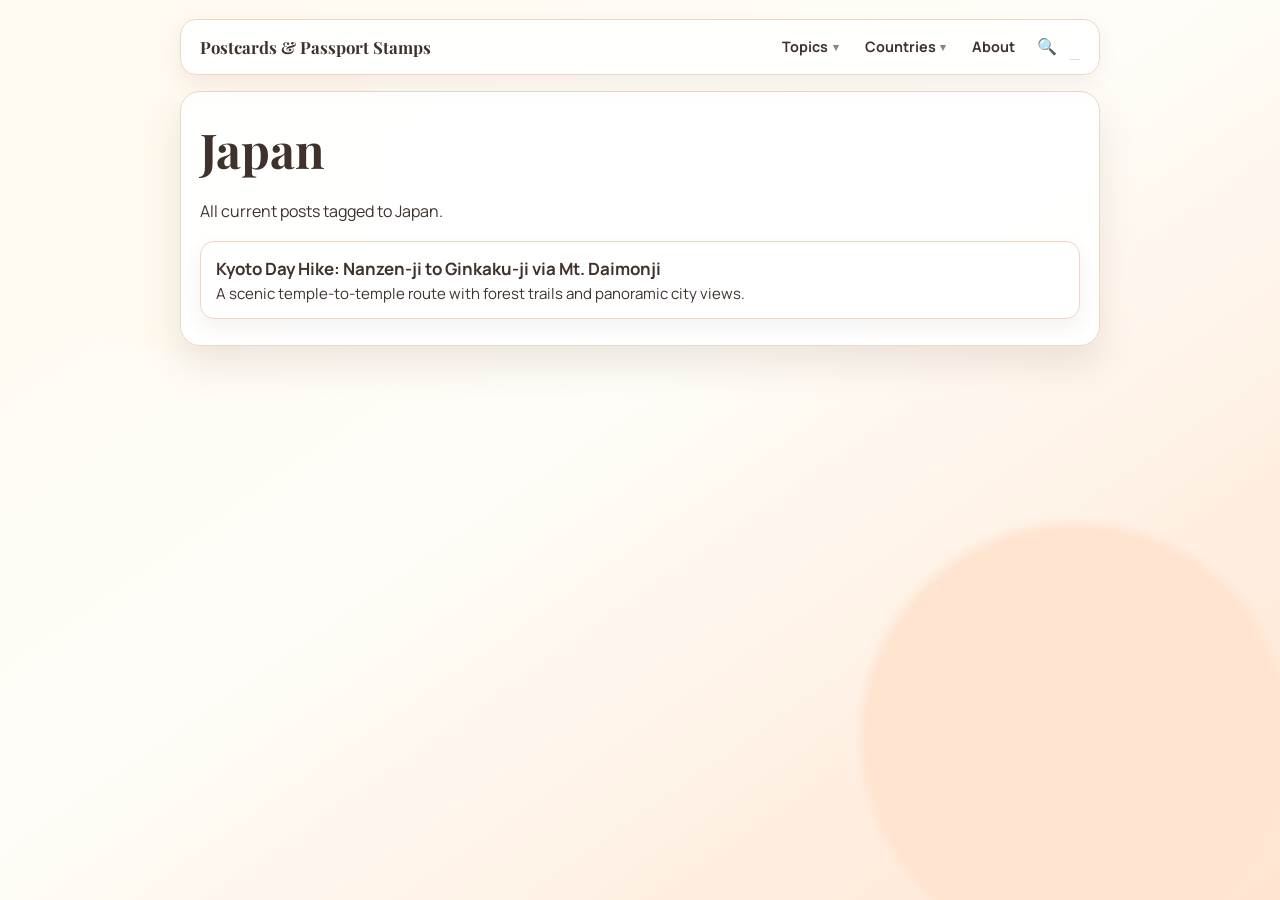
<file: posts/country-japan.html>
<!doctype html>
<html lang="en">
  <head>
    <meta charset="UTF-8" />
    <meta name="viewport" content="width=device-width, initial-scale=1.0" />
    <title>Japan Posts</title>
    <link rel="stylesheet" href="../assets/shared.css" />
    <style>
      :root { color-scheme: light; --coral:#de6f54; --ink:#3f322d; --line:#edd6c8; }
      body { margin:0; min-height:100vh; padding:1.2rem; }
      .page { width:min(920px,96vw); margin:0 auto; }
      article { margin-top:1rem; padding:1.6rem 1.2rem; background:rgba(255,255,255,.96); border:1px solid var(--line); border-radius:20px; box-shadow:0 18px 36px rgba(112,82,64,.13); }
      h1 { margin:0; font-family:"Playfair Display", Georgia, serif; font-size:clamp(2rem,6vw,3rem); color:var(--ink); }
      p { line-height:1.75; }
      .cards { display:grid; gap:.7rem; margin-top:.9rem; }
      .post-card { display:block; text-decoration:none; color:inherit; border:1px solid var(--line); border-radius:14px; background:#fff; padding:.9rem; box-shadow:0 8px 20px rgba(112,82,64,.08); }
      .post-card strong { display:block; color:var(--ink); font-size:1.06rem; margin-bottom:.2rem; }
      .post-card span { display:block; font-size:.94rem; }
      .hero-image:not(:empty) { border-radius:14px; overflow:hidden; margin-bottom:1.2rem; }
      .hero-image img { width:100%; display:block; object-fit:cover; max-height:420px; }
      figcaption { font-style:italic; color:#8a6a5a; font-size:0.8rem; margin-top:0.3rem; }
    </style>
  </head>
  <body>
    <div class="page">
      <header>
        <nav>
          <a class="nav-wordmark" href="../index.html">Postcards &amp; Passport Stamps</a>
          <button class="nav-hamburger" onclick="this.nextElementSibling.classList.toggle('open')" aria-label="Menu">☰</button>
          <div class="nav-links">
            <div class="menu-group">
              <button class="menu-trigger" type="button">Topics</button>
              <ul class="submenu">
                <li><a href="../index.html#beauty-posts">Beauty Around The World</a></li>
                <li><a href="../index.html#travel-posts">Travel Diaries</a></li>
                <li><a href="../index.html#nomad-posts">Digital Nomad Life</a></li>
                <li><a href="../index.html#world-notes">Lifestyle Notes</a></li>
              </ul>
            </div>
            <div class="menu-group">
              <button class="menu-trigger" type="button">Countries</button>
              <ul class="submenu">
                <li><a href="country-south-korea.html">South Korea</a></li>
                <li><a href="country-austria.html">Austria</a></li>
                <li><a href="country-japan.html">Japan</a></li>
                <li><a href="country-slovenia.html">Slovenia</a></li>
              </ul>
            </div>
            <a class="menu-link" href="about.html">About</a>
            <div class="nav-search">
              <button class="search-toggle" onclick="var i=this.nextElementSibling;i.classList.toggle('open');if(i.classList.contains('open'))i.focus();" aria-label="Search">🔍</button>
              <input class="search-input" type="search" placeholder="Search…" />
            </div>
          </div>
        </nav>
      </header>
      <article>
        <h1>Japan</h1>
        <p>All current posts tagged to Japan.</p>
        <div class="cards">
          <a class="post-card" href="kyoto-daimonji-day-hike.html"><strong>Kyoto Day Hike: Nanzen-ji to Ginkaku-ji via Mt. Daimonji</strong><span>A scenic temple-to-temple route with forest trails and panoramic city views.</span></a>
        </div>
      </article>
    </div>
  </body>
</html>
</file>
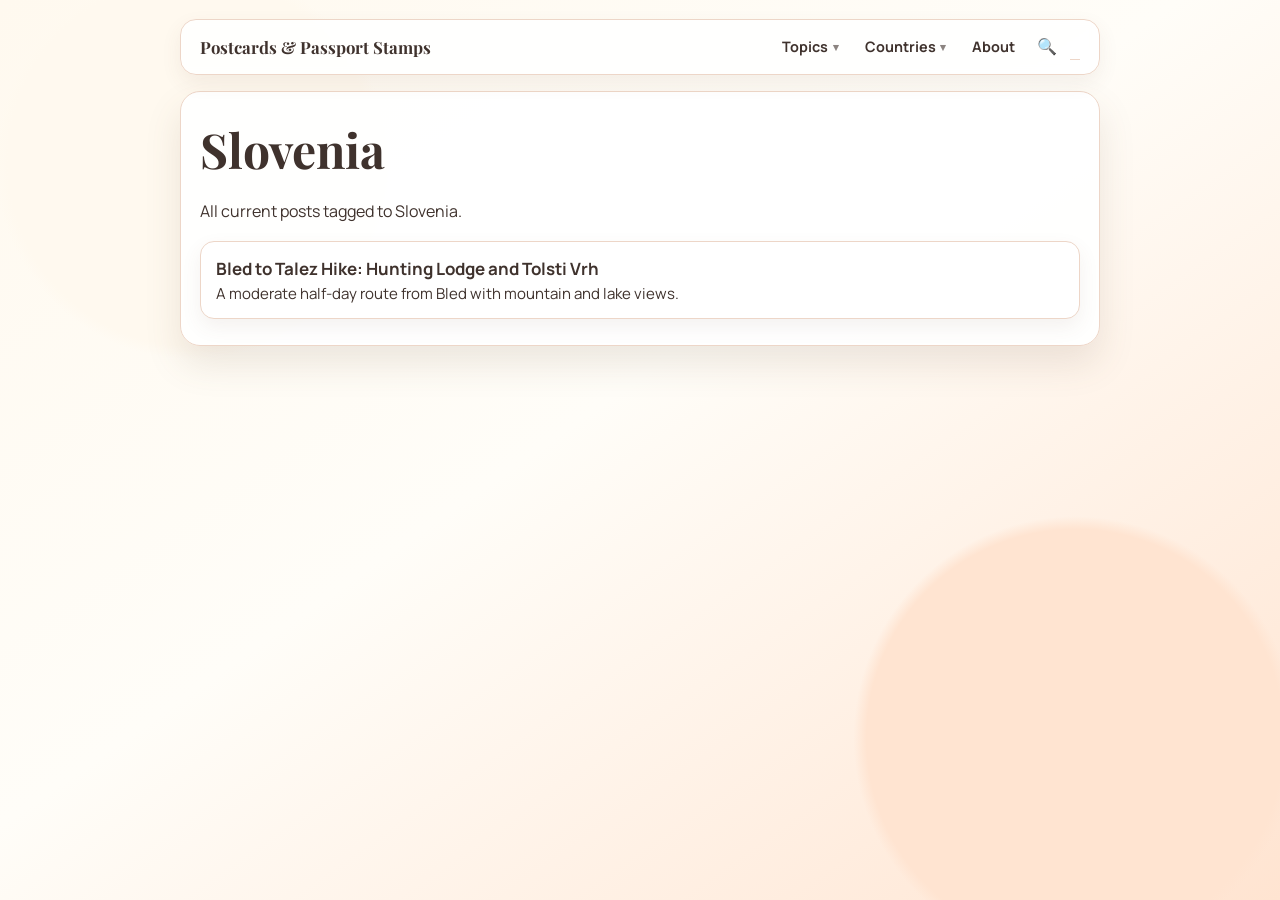
<file: posts/country-slovenia.html>
<!doctype html>
<html lang="en">
  <head>
    <meta charset="UTF-8" />
    <meta name="viewport" content="width=device-width, initial-scale=1.0" />
    <title>Slovenia Posts</title>
    <link rel="stylesheet" href="../assets/shared.css" />
    <style>
      :root { color-scheme: light; --coral:#de6f54; --ink:#3f322d; --line:#edd6c8; }
      body { margin:0; min-height:100vh; padding:1.2rem; }
      .page { width:min(920px,96vw); margin:0 auto; }
      article { margin-top:1rem; padding:1.6rem 1.2rem; background:rgba(255,255,255,.96); border:1px solid var(--line); border-radius:20px; box-shadow:0 18px 36px rgba(112,82,64,.13); }
      h1 { margin:0; font-family:"Playfair Display", Georgia, serif; font-size:clamp(2rem,6vw,3rem); color:var(--ink); }
      p { line-height:1.75; }
      .cards { display:grid; gap:.7rem; margin-top:.9rem; }
      .post-card { display:block; text-decoration:none; color:inherit; border:1px solid var(--line); border-radius:14px; background:#fff; padding:.9rem; box-shadow:0 8px 20px rgba(112,82,64,.08); }
      .post-card strong { display:block; color:var(--ink); font-size:1.06rem; margin-bottom:.2rem; }
      .post-card span { display:block; font-size:.94rem; }
      .hero-image:not(:empty) { border-radius:14px; overflow:hidden; margin-bottom:1.2rem; }
      .hero-image img { width:100%; display:block; object-fit:cover; max-height:420px; }
      figcaption { font-style:italic; color:#8a6a5a; font-size:0.8rem; margin-top:0.3rem; }
    </style>
  </head>
  <body>
    <div class="page">
      <header>
        <nav>
          <a class="nav-wordmark" href="../index.html">Postcards &amp; Passport Stamps</a>
          <button class="nav-hamburger" onclick="this.nextElementSibling.classList.toggle('open')" aria-label="Menu">☰</button>
          <div class="nav-links">
            <div class="menu-group">
              <button class="menu-trigger" type="button">Topics</button>
              <ul class="submenu">
                <li><a href="../index.html#beauty-posts">Beauty Around The World</a></li>
                <li><a href="../index.html#travel-posts">Travel Diaries</a></li>
                <li><a href="../index.html#nomad-posts">Digital Nomad Life</a></li>
                <li><a href="../index.html#world-notes">Lifestyle Notes</a></li>
              </ul>
            </div>
            <div class="menu-group">
              <button class="menu-trigger" type="button">Countries</button>
              <ul class="submenu">
                <li><a href="country-south-korea.html">South Korea</a></li>
                <li><a href="country-austria.html">Austria</a></li>
                <li><a href="country-japan.html">Japan</a></li>
                <li><a href="country-slovenia.html">Slovenia</a></li>
              </ul>
            </div>
            <a class="menu-link" href="about.html">About</a>
            <div class="nav-search">
              <button class="search-toggle" onclick="var i=this.nextElementSibling;i.classList.toggle('open');if(i.classList.contains('open'))i.focus();" aria-label="Search">🔍</button>
              <input class="search-input" type="search" placeholder="Search…" />
            </div>
          </div>
        </nav>
      </header>
      <article>
        <h1>Slovenia</h1>
        <p>All current posts tagged to Slovenia.</p>
        <div class="cards">
          <a class="post-card" href="bled-talez-hike-guide.html"><strong>Bled to Talez Hike: Hunting Lodge and Tolsti Vrh</strong><span>A moderate half-day route from Bled with mountain and lake views.</span></a>
        </div>
      </article>
    </div>
  </body>
</html>
</file>
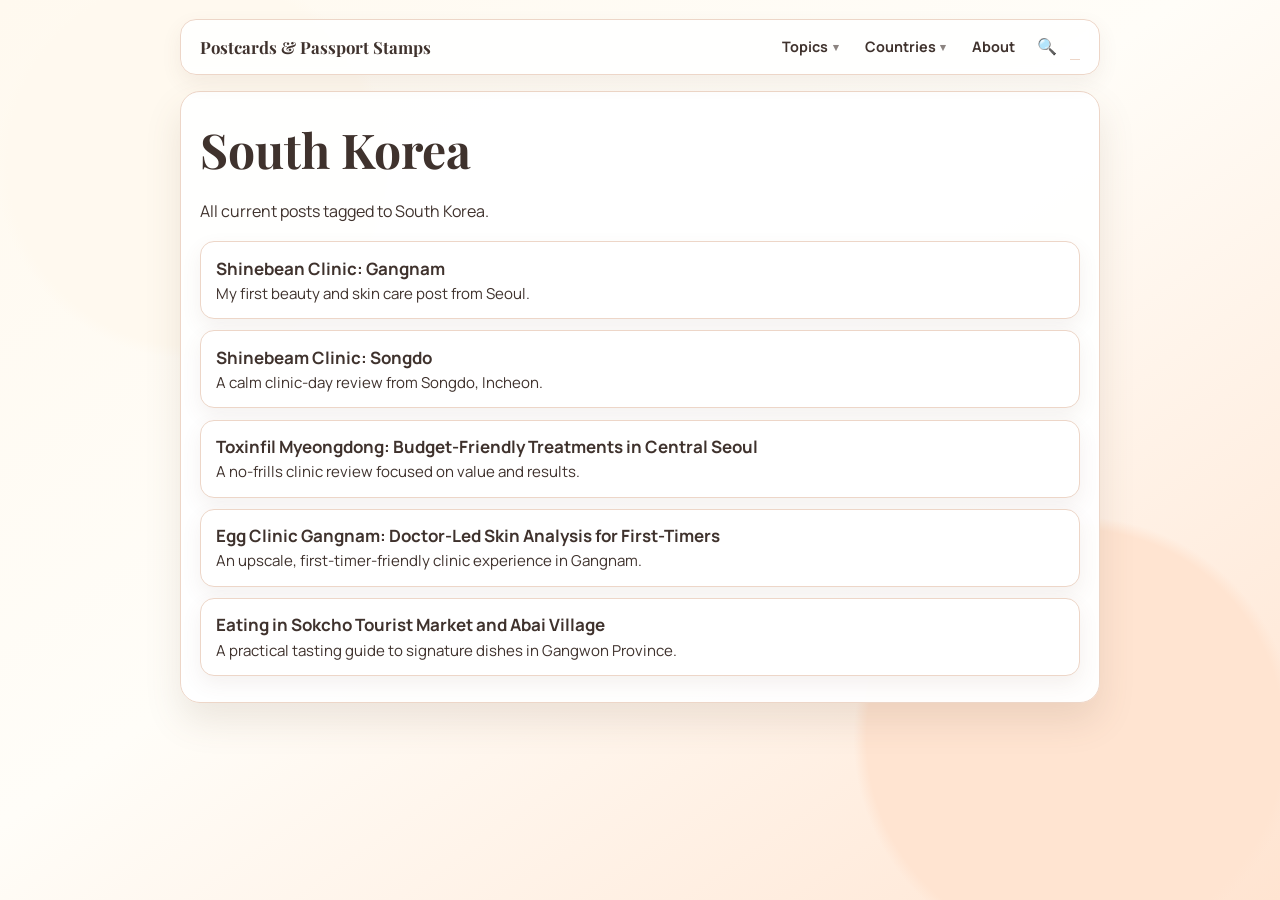
<file: posts/country-south-korea.html>
<!doctype html>
<html lang="en">
  <head>
    <meta charset="UTF-8" />
    <meta name="viewport" content="width=device-width, initial-scale=1.0" />
    <title>South Korea Posts</title>
    <link rel="stylesheet" href="../assets/shared.css" />
    <style>
      :root { color-scheme: light; --coral:#de6f54; --ink:#3f322d; --line:#edd6c8; }
      body { margin:0; min-height:100vh; padding:1.2rem; }
      .page { width:min(920px,96vw); margin:0 auto; }
      article { margin-top:1rem; padding:1.6rem 1.2rem; background:rgba(255,255,255,.96); border:1px solid var(--line); border-radius:20px; box-shadow:0 18px 36px rgba(112,82,64,.13); }
      h1 { margin:0; font-family:"Playfair Display", Georgia, serif; font-size:clamp(2rem,6vw,3rem); color:var(--ink); }
      p { line-height:1.75; }
      .cards { display:grid; gap:.7rem; margin-top:.9rem; }
      .post-card { display:block; text-decoration:none; color:inherit; border:1px solid var(--line); border-radius:14px; background:#fff; padding:.9rem; box-shadow:0 8px 20px rgba(112,82,64,.08); }
      .post-card strong { display:block; color:var(--ink); font-size:1.06rem; margin-bottom:.2rem; }
      .post-card span { display:block; font-size:.94rem; }
      .hero-image:not(:empty) { border-radius:14px; overflow:hidden; margin-bottom:1.2rem; }
      .hero-image img { width:100%; display:block; object-fit:cover; max-height:420px; }
      figcaption { font-style:italic; color:#8a6a5a; font-size:0.8rem; margin-top:0.3rem; }
    </style>
  </head>
  <body>
    <div class="page">
      <header>
        <nav>
          <a class="nav-wordmark" href="../index.html">Postcards &amp; Passport Stamps</a>
          <button class="nav-hamburger" onclick="this.nextElementSibling.classList.toggle('open')" aria-label="Menu">☰</button>
          <div class="nav-links">
            <div class="menu-group">
              <button class="menu-trigger" type="button">Topics</button>
              <ul class="submenu">
                <li><a href="../index.html#beauty-posts">Beauty Around The World</a></li>
                <li><a href="../index.html#travel-posts">Travel Diaries</a></li>
                <li><a href="../index.html#nomad-posts">Digital Nomad Life</a></li>
                <li><a href="../index.html#world-notes">Lifestyle Notes</a></li>
              </ul>
            </div>
            <div class="menu-group">
              <button class="menu-trigger" type="button">Countries</button>
              <ul class="submenu">
                <li><a href="country-south-korea.html">South Korea</a></li>
                <li><a href="country-austria.html">Austria</a></li>
                <li><a href="country-japan.html">Japan</a></li>
                <li><a href="country-slovenia.html">Slovenia</a></li>
              </ul>
            </div>
            <a class="menu-link" href="about.html">About</a>
            <div class="nav-search">
              <button class="search-toggle" onclick="var i=this.nextElementSibling;i.classList.toggle('open');if(i.classList.contains('open'))i.focus();" aria-label="Search">🔍</button>
              <input class="search-input" type="search" placeholder="Search…" />
            </div>
          </div>
        </nav>
      </header>
      <article>
        <h1>South Korea</h1>
        <p>All current posts tagged to South Korea.</p>
        <div class="cards">
          <a class="post-card" href="shinebean-clinic-gangnam.html"><strong>Shinebean Clinic: Gangnam</strong><span>My first beauty and skin care post from Seoul.</span></a>
          <a class="post-card" href="songdo-shinebeam-clinic.html"><strong>Shinebeam Clinic: Songdo</strong><span>A calm clinic-day review from Songdo, Incheon.</span></a>
          <a class="post-card" href="toxinfil-myongdong-review.html"><strong>Toxinfil Myeongdong: Budget-Friendly Treatments in Central Seoul</strong><span>A no-frills clinic review focused on value and results.</span></a>
          <a class="post-card" href="egg-clinic-gangnam-review.html"><strong>Egg Clinic Gangnam: Doctor-Led Skin Analysis for First-Timers</strong><span>An upscale, first-timer-friendly clinic experience in Gangnam.</span></a>
          <a class="post-card" href="sokcho-market-abai-food-guide.html"><strong>Eating in Sokcho Tourist Market and Abai Village</strong><span>A practical tasting guide to signature dishes in Gangwon Province.</span></a>
        </div>
      </article>
    </div>
  </body>
</html>
</file>
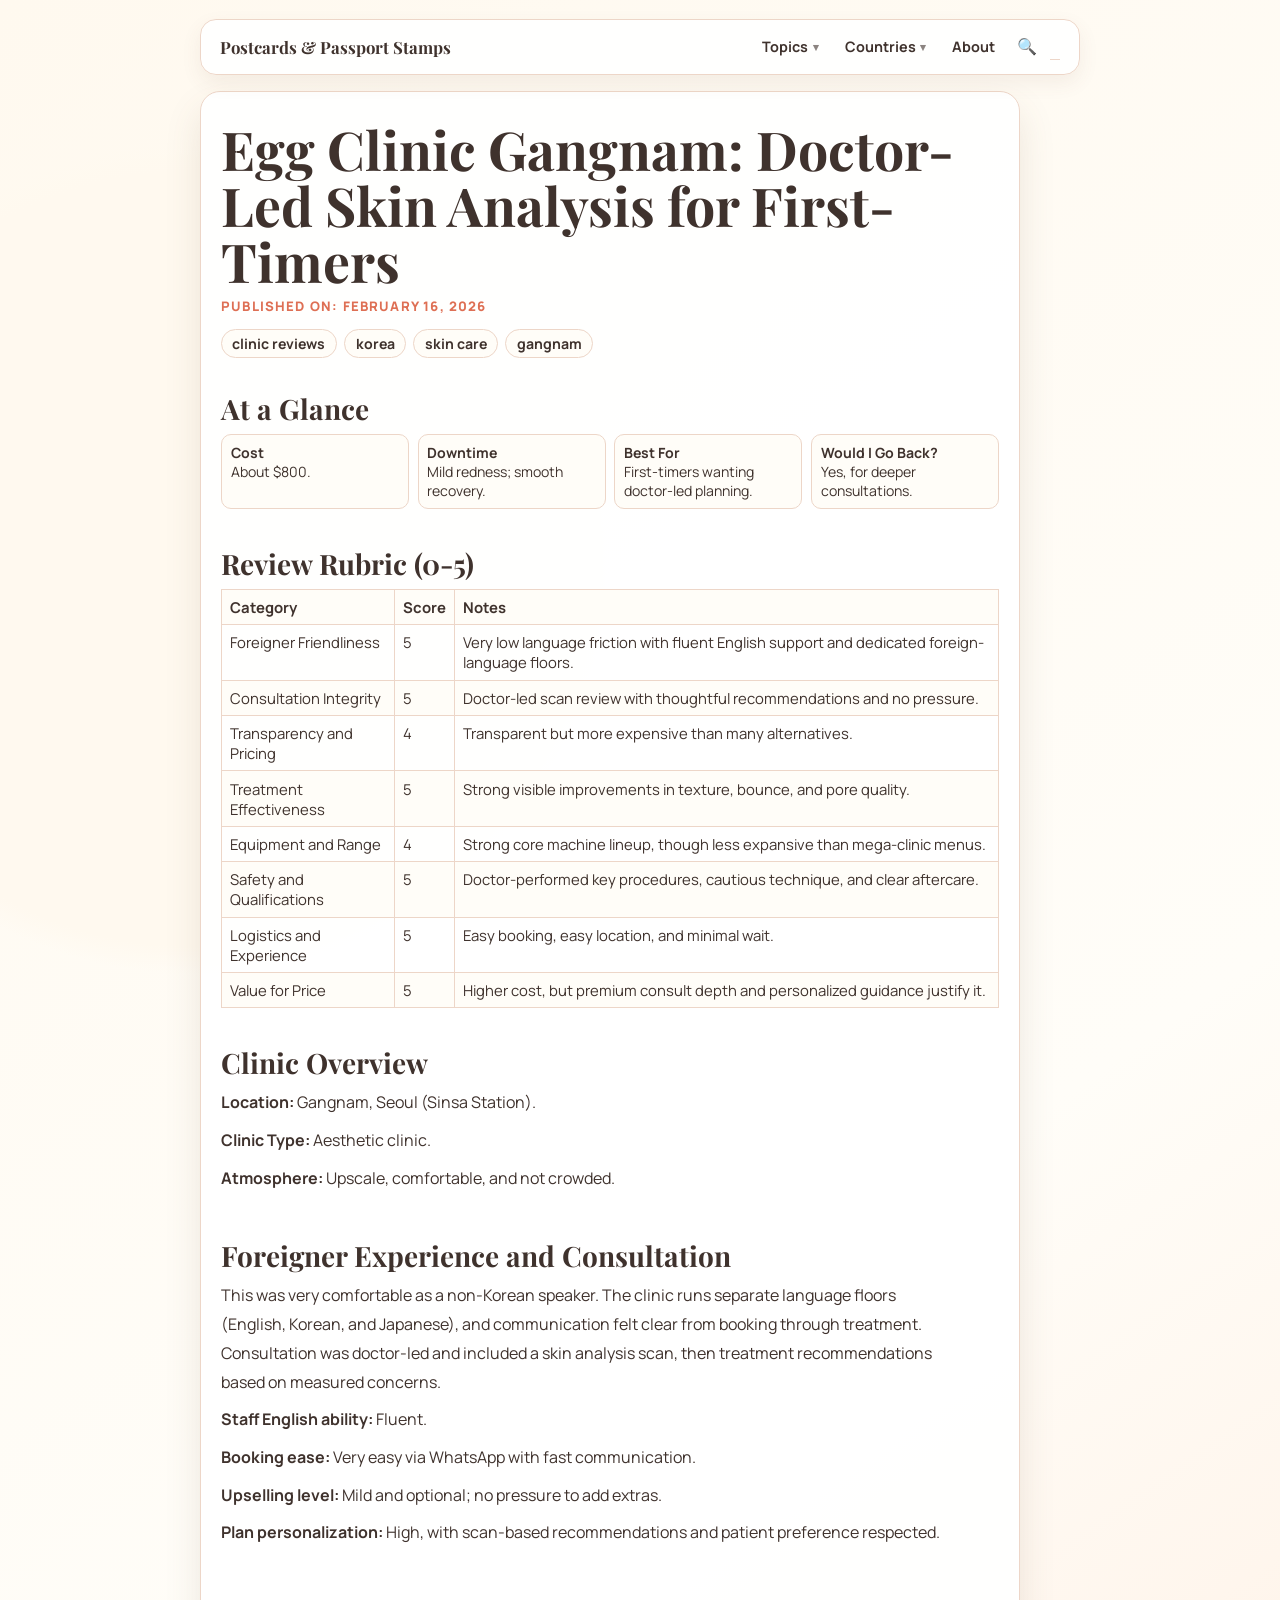
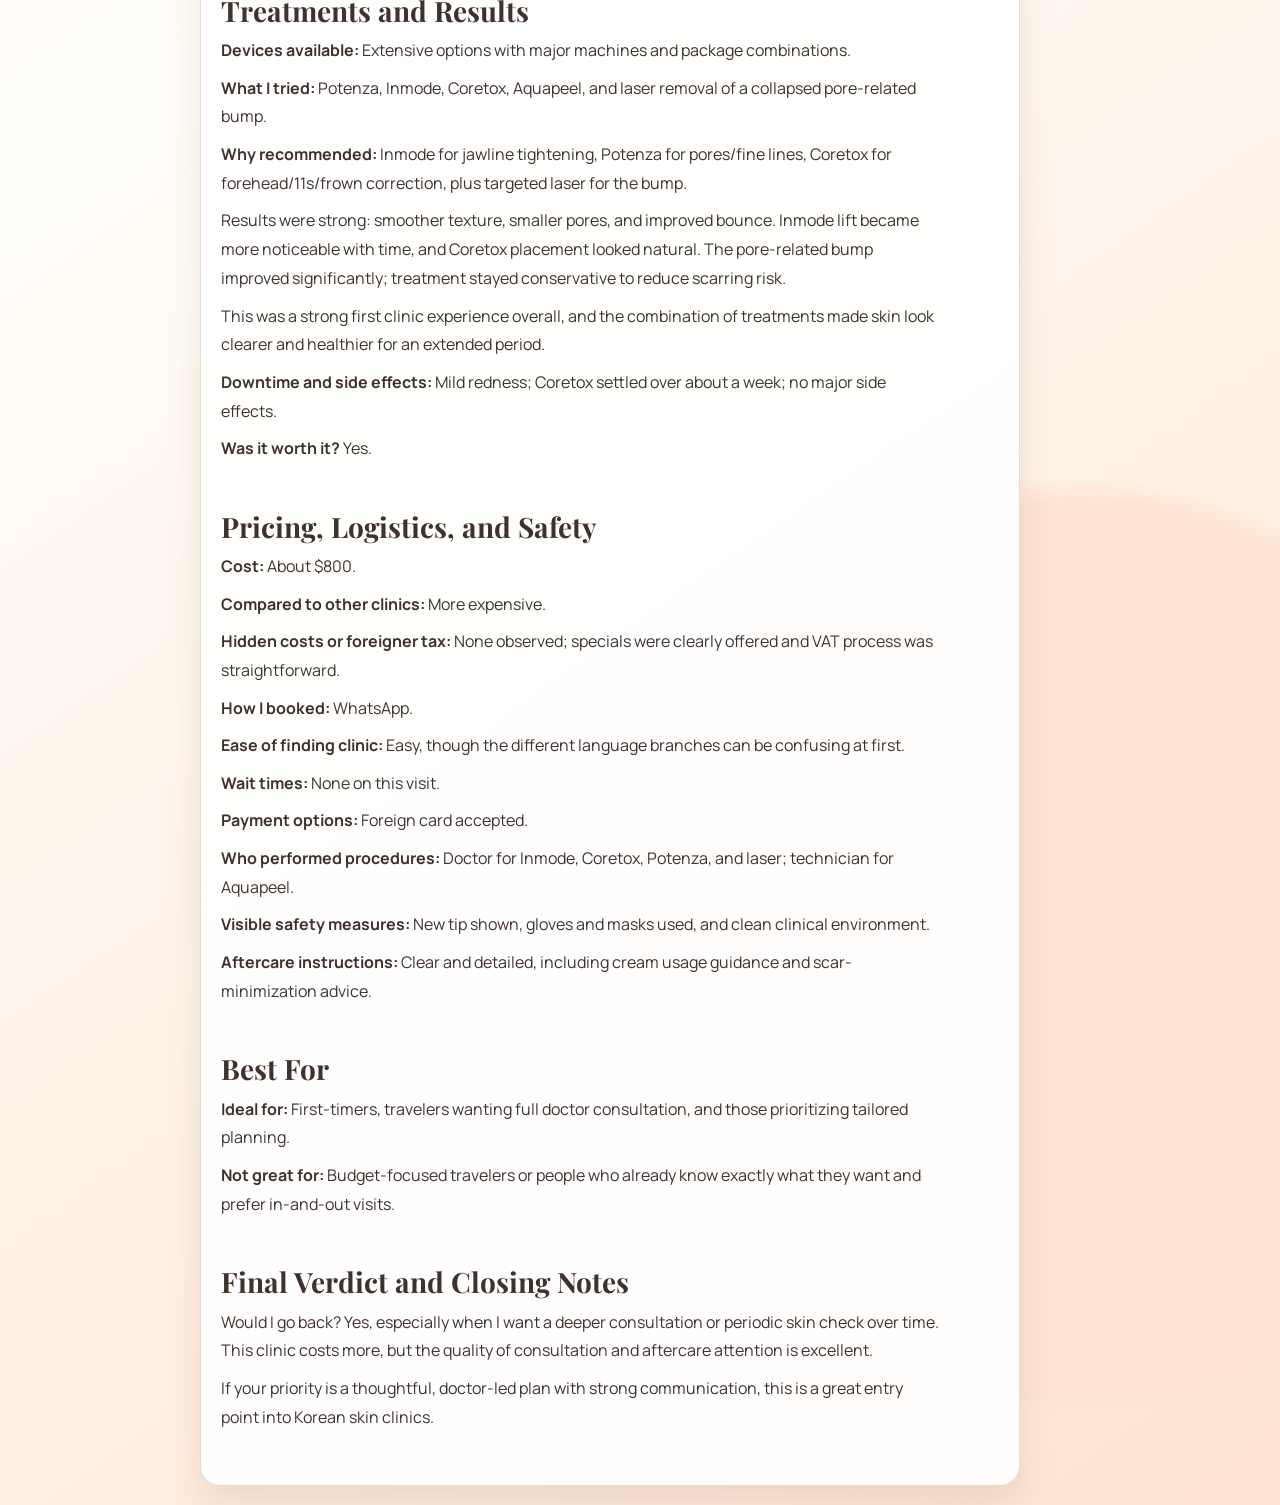
<file: posts/egg-clinic-gangnam-review.html>
<!doctype html>
<html lang="en">
  <head>
    <meta charset="UTF-8" />
    <meta name="viewport" content="width=device-width, initial-scale=1.0" />
    <title>Egg Clinic Gangnam: Doctor-Led Skin Analysis for First-Timers</title>
    <link rel="stylesheet" href="../assets/shared.css" />
    <style>
      :root {
        color-scheme: light;
        --coral: #de6f54;
        --ink: #3f322d;
        --line: #edd6c8;
      }

      body {
        margin: 0;
        min-height: 100vh;
        padding: 1.2rem;
      }

      .page {
        width: min(880px, 96vw);
        margin: 0 auto;
      }

      article {
        margin-top: 1rem;
        padding: 1.8rem 1.25rem;
        background: rgba(255, 255, 255, 0.96);
        border: 1px solid var(--line);
        border-radius: 20px;
        box-shadow: 0 18px 36px rgba(112, 82, 64, 0.13);
        max-width: 820px;
      }

      h1 {
        margin: 0;
        font-family: "Playfair Display", Georgia, serif;
        font-size: clamp(2rem, 6vw, 3.35rem);
        color: var(--ink);
        line-height: 1.05;
      }

      .meta {
        margin-top: 0.45rem;
        font-size: 0.82rem;
        text-transform: uppercase;
        letter-spacing: 0.09em;
        color: var(--coral);
        font-weight: 800;
      }

      .tags {
        display: flex;
        gap: 0.46rem;
        flex-wrap: wrap;
        margin-top: 0.9rem;
        margin-bottom: 1rem;
      }

      .tag {
        border: 1px solid var(--line);
        background: #fffdf8;
        border-radius: 999px;
        padding: 0.24rem 0.65rem;
        font-size: 0.88rem;
        font-weight: 700;
        color: var(--ink);
      }

      .hero-image:not(:empty) {
        border-radius: 14px;
        overflow: hidden;
        margin-bottom: 1.2rem;
      }
      .hero-image img {
        width: 100%;
        display: block;
        object-fit: cover;
        max-height: 420px;
      }

      figcaption {
        font-style: italic;
        color: #8a6a5a;
        font-size: 0.8rem;
        margin-top: 0.3rem;
      }

      .entry {
        padding: 1rem 0;
      }

      .entry + .entry {
        margin-top: 0.25rem;
      }

      .entry h2 {
        margin: 0 0 0.45rem;
        font-family: "Playfair Display", Georgia, serif;
        font-size: 1.75rem;
        color: var(--ink);
      }

      .entry p {
        margin: 0 0 0.55rem;
        line-height: 1.8;
        max-width: 72ch;
      }

      .subline {
        margin: 0 0 0.5rem;
        line-height: 1.8;
        max-width: 72ch;
      }

      .subline strong {
        color: var(--ink);
      }

      .rubric {
        width: 100%;
        border-collapse: collapse;
        font-size: 0.93rem;
        margin-top: 0.35rem;
      }

      .rubric th,
      .rubric td {
        border: 1px solid var(--line);
        padding: 0.45rem 0.5rem;
        text-align: left;
        vertical-align: top;
      }

      .rubric th {
        background: #fffdf8;
        color: var(--ink);
      }

      .rubric tr:nth-child(even) td {
        background: #fffdf8;
      }

      .snapshot {
        display: grid;
        grid-template-columns: repeat(auto-fit, minmax(170px, 1fr));
        gap: 0.55rem;
        margin-top: 0.4rem;
      }

      .snap-item {
        background: #fffdf8;
        border: 1px solid var(--line);
        border-radius: 10px;
        padding: 0.5rem 0.55rem;
        font-size: 0.88rem;
      }

      .snap-item strong {
        display: block;
        color: var(--ink);
      }
    </style>
  </head>
  <body>
    <div class="page">
      <header>
        <nav>
          <a class="nav-wordmark" href="../index.html">Postcards &amp; Passport Stamps</a>
          <button class="nav-hamburger" onclick="this.nextElementSibling.classList.toggle('open')" aria-label="Menu">☰</button>
          <div class="nav-links">
            <div class="menu-group">
              <button class="menu-trigger" type="button">Topics</button>
              <ul class="submenu">
                <li><a href="../index.html#beauty-posts">Beauty Around The World</a></li>
                <li><a href="../index.html#travel-posts">Travel Diaries</a></li>
                <li><a href="../index.html#nomad-posts">Digital Nomad Life</a></li>
                <li><a href="../index.html#world-notes">Lifestyle Notes</a></li>
              </ul>
            </div>
            <div class="menu-group">
              <button class="menu-trigger" type="button">Countries</button>
              <ul class="submenu">
                <li><a href="country-south-korea.html">South Korea</a></li>
                <li><a href="country-austria.html">Austria</a></li>
                <li><a href="country-japan.html">Japan</a></li>
                <li><a href="country-slovenia.html">Slovenia</a></li>
              </ul>
            </div>
            <a class="menu-link" href="about.html">About</a>
            <div class="nav-search">
              <button class="search-toggle" onclick="var i=this.nextElementSibling;i.classList.toggle('open');if(i.classList.contains('open'))i.focus();" aria-label="Search">🔍</button>
              <input class="search-input" type="search" placeholder="Search…" />
            </div>
          </div>
        </nav>
      </header>

      <article>
        <h1>Egg Clinic Gangnam: Doctor-Led Skin Analysis for First-Timers</h1>
        <p class="meta">Published on: February 16, 2026</p>

        <div class="tags">
          <span class="tag">clinic reviews</span>
          <span class="tag">korea</span>
          <span class="tag">skin care</span>
          <span class="tag">gangnam</span>
        </div>

        <div class="hero-image"></div>

        <section class="entry">
          <h2>At a Glance</h2>
          <div class="snapshot">
            <div class="snap-item"><strong>Cost</strong>About $800.</div>
            <div class="snap-item"><strong>Downtime</strong>Mild redness; smooth recovery.</div>
            <div class="snap-item"><strong>Best For</strong>First-timers wanting doctor-led planning.</div>
            <div class="snap-item"><strong>Would I Go Back?</strong>Yes, for deeper consultations.</div>
          </div>
        </section>

        <section class="entry">
          <h2>Review Rubric (0-5)</h2>
          <table class="rubric">
            <thead>
              <tr>
                <th>Category</th>
                <th>Score</th>
                <th>Notes</th>
              </tr>
            </thead>
            <tbody>
              <tr>
                <td>Foreigner Friendliness</td>
                <td>5</td>
                <td>Very low language friction with fluent English support and dedicated foreign-language floors.</td>
              </tr>
              <tr>
                <td>Consultation Integrity</td>
                <td>5</td>
                <td>Doctor-led scan review with thoughtful recommendations and no pressure.</td>
              </tr>
              <tr>
                <td>Transparency and Pricing</td>
                <td>4</td>
                <td>Transparent but more expensive than many alternatives.</td>
              </tr>
              <tr>
                <td>Treatment Effectiveness</td>
                <td>5</td>
                <td>Strong visible improvements in texture, bounce, and pore quality.</td>
              </tr>
              <tr>
                <td>Equipment and Range</td>
                <td>4</td>
                <td>Strong core machine lineup, though less expansive than mega-clinic menus.</td>
              </tr>
              <tr>
                <td>Safety and Qualifications</td>
                <td>5</td>
                <td>Doctor-performed key procedures, cautious technique, and clear aftercare.</td>
              </tr>
              <tr>
                <td>Logistics and Experience</td>
                <td>5</td>
                <td>Easy booking, easy location, and minimal wait.</td>
              </tr>
              <tr>
                <td>Value for Price</td>
                <td>5</td>
                <td>Higher cost, but premium consult depth and personalized guidance justify it.</td>
              </tr>
            </tbody>
          </table>
        </section>

        <section class="entry">
          <h2>Clinic Overview</h2>
          <p class="subline"><strong>Location:</strong> Gangnam, Seoul (Sinsa Station).</p>
          <p class="subline"><strong>Clinic Type:</strong> Aesthetic clinic.</p>
          <p class="subline"><strong>Atmosphere:</strong> Upscale, comfortable, and not crowded.</p>
        </section>

        <section class="entry">
          <h2>Foreigner Experience and Consultation</h2>
          <p>
            This was very comfortable as a non-Korean speaker. The clinic runs separate language floors
            (English, Korean, and Japanese), and communication felt clear from booking through treatment.
            Consultation was doctor-led and included a skin analysis scan, then treatment recommendations
            based on measured concerns.
          </p>
          <p class="subline"><strong>Staff English ability:</strong> Fluent.</p>
          <p class="subline"><strong>Booking ease:</strong> Very easy via WhatsApp with fast communication.</p>
          <p class="subline"><strong>Upselling level:</strong> Mild and optional; no pressure to add extras.</p>
          <p class="subline"><strong>Plan personalization:</strong> High, with scan-based recommendations and patient preference respected.</p>
        </section>

        <section class="entry">
          <h2>Treatments and Results</h2>
          <p class="subline"><strong>Devices available:</strong> Extensive options with major machines and package combinations.</p>
          <p class="subline"><strong>What I tried:</strong> Potenza, Inmode, Coretox, Aquapeel, and laser removal of a collapsed pore-related bump.</p>
          <p class="subline"><strong>Why recommended:</strong> Inmode for jawline tightening, Potenza for pores/fine lines, Coretox for forehead/11s/frown correction, plus targeted laser for the bump.</p>
          <p>
            Results were strong: smoother texture, smaller pores, and improved bounce. Inmode lift became
            more noticeable with time, and Coretox placement looked natural. The pore-related bump improved
            significantly; treatment stayed conservative to reduce scarring risk.
          </p>
          <p>
            This was a strong first clinic experience overall, and the combination of treatments made
            skin look clearer and healthier for an extended period.
          </p>
          <p class="subline"><strong>Downtime and side effects:</strong> Mild redness; Coretox settled over about a week; no major side effects.</p>
          <p class="subline"><strong>Was it worth it?</strong> Yes.</p>
        </section>

        <section class="entry">
          <h2>Pricing, Logistics, and Safety</h2>
          <p class="subline"><strong>Cost:</strong> About $800.</p>
          <p class="subline"><strong>Compared to other clinics:</strong> More expensive.</p>
          <p class="subline"><strong>Hidden costs or foreigner tax:</strong> None observed; specials were clearly offered and VAT process was straightforward.</p>
          <p class="subline"><strong>How I booked:</strong> WhatsApp.</p>
          <p class="subline"><strong>Ease of finding clinic:</strong> Easy, though the different language branches can be confusing at first.</p>
          <p class="subline"><strong>Wait times:</strong> None on this visit.</p>
          <p class="subline"><strong>Payment options:</strong> Foreign card accepted.</p>
          <p class="subline"><strong>Who performed procedures:</strong> Doctor for Inmode, Coretox, Potenza, and laser; technician for Aquapeel.</p>
          <p class="subline"><strong>Visible safety measures:</strong> New tip shown, gloves and masks used, and clean clinical environment.</p>
          <p class="subline"><strong>Aftercare instructions:</strong> Clear and detailed, including cream usage guidance and scar-minimization advice.</p>
        </section>

        <section class="entry">
          <h2>Best For</h2>
          <p class="subline"><strong>Ideal for:</strong> First-timers, travelers wanting full doctor consultation, and those prioritizing tailored planning.</p>
          <p class="subline"><strong>Not great for:</strong> Budget-focused travelers or people who already know exactly what they want and prefer in-and-out visits.</p>
        </section>

        <section class="entry">
          <h2>Final Verdict and Closing Notes</h2>
          <p>
            Would I go back? Yes, especially when I want a deeper consultation or periodic skin check
            over time. This clinic costs more, but the quality of consultation and aftercare attention
            is excellent.
          </p>
          <p>
            If your priority is a thoughtful, doctor-led plan with strong communication, this is a
            great entry point into Korean skin clinics.
          </p>
        </section>
      </article>
    </div>
  </body>
</html>
</file>
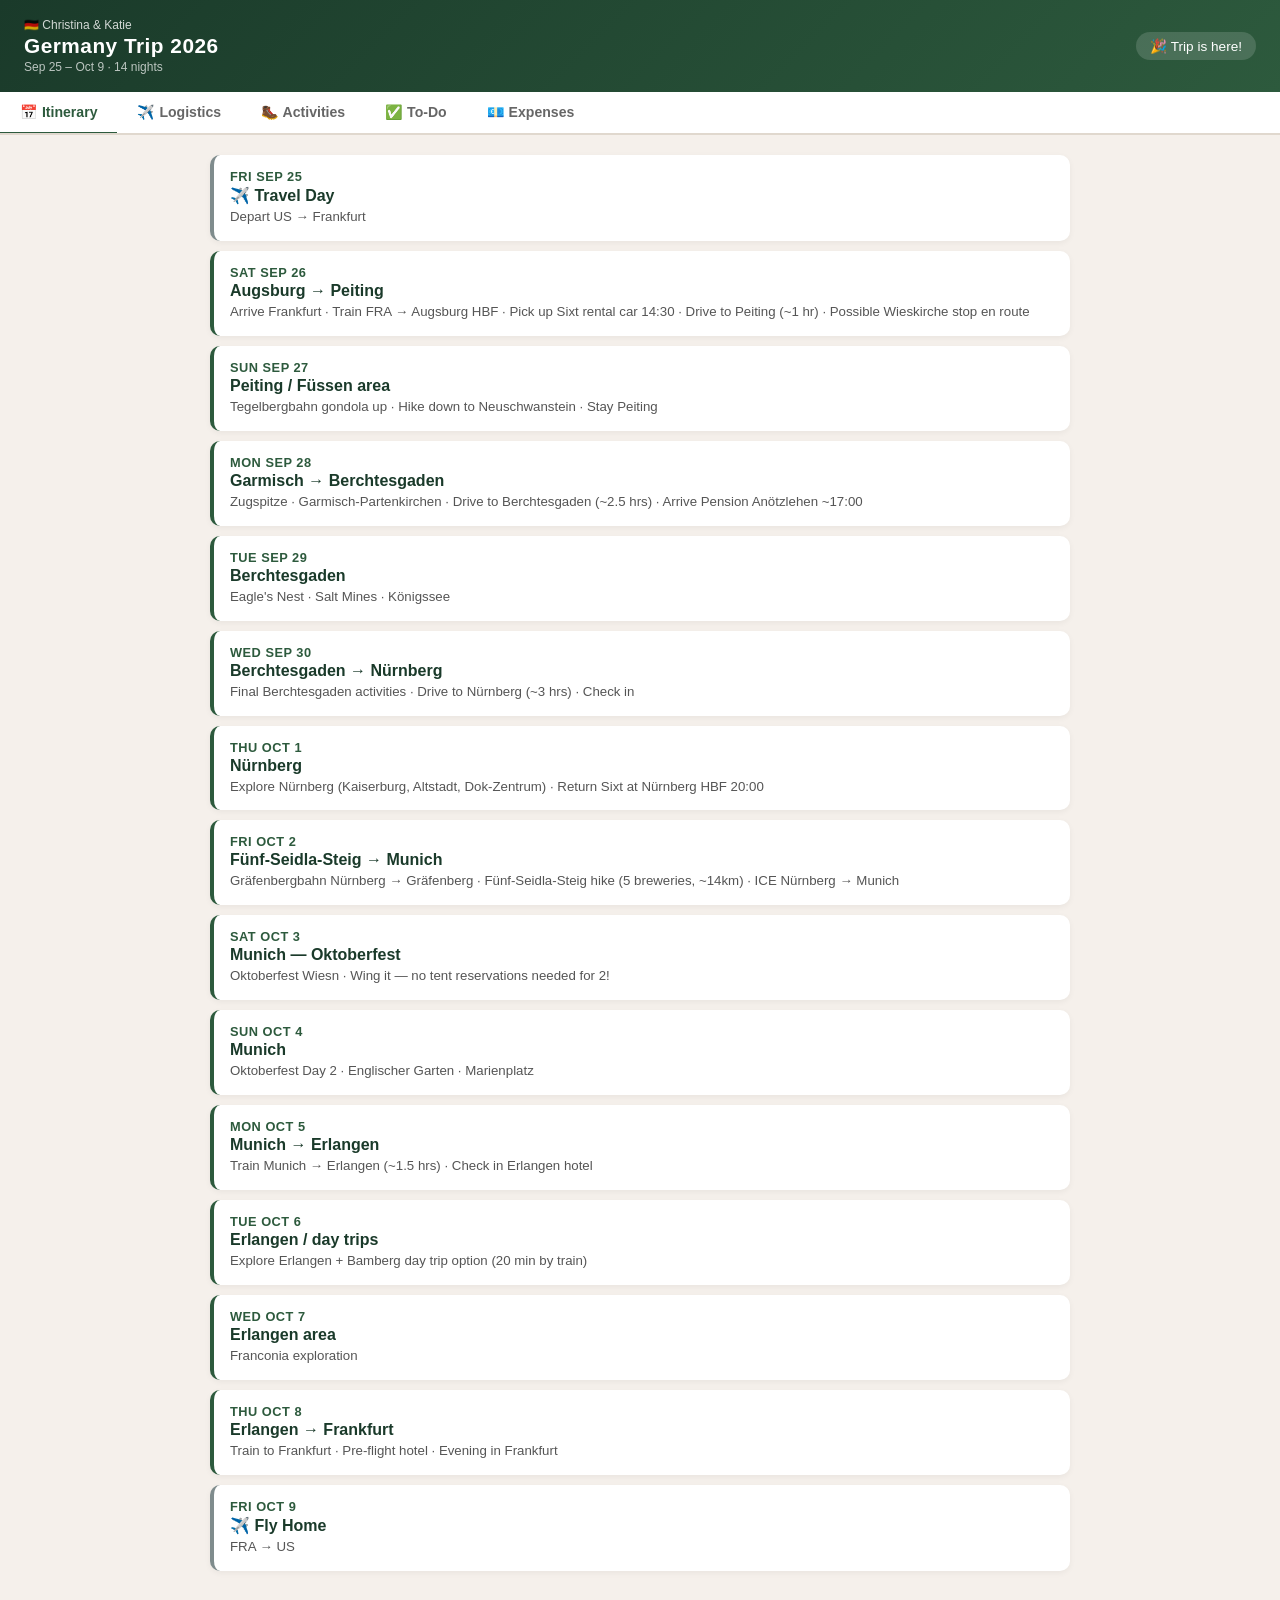
<file: posts/germany-trip.html>
<!DOCTYPE html>
<html lang="en">
<head>
<meta charset="UTF-8">
<meta name="viewport" content="width=device-width, initial-scale=1.0">
<title>Germany Trip 2026</title>
<style>
  * { box-sizing: border-box; margin: 0; padding: 0; }
  body { font-family: -apple-system, BlinkMacSystemFont, 'Segoe UI', sans-serif; background: #f5f0eb; color: #2c2c2c; }
  header { background: linear-gradient(135deg, #1a3a2a 0%, #2d5a3d 100%); color: white; padding: 18px 24px; display: flex; align-items: center; justify-content: space-between; }
  header h1 { font-size: 1.3rem; font-weight: 700; letter-spacing: 0.5px; }
  header .countdown { font-size: 0.85rem; background: rgba(255,255,255,0.15); padding: 6px 14px; border-radius: 20px; }
  nav { display: flex; background: #fff; border-bottom: 2px solid #e0d8ce; overflow-x: auto; }
  nav button { padding: 12px 20px; border: none; background: none; cursor: pointer; font-size: 0.88rem; font-weight: 600; color: #666; white-space: nowrap; border-bottom: 3px solid transparent; margin-bottom: -2px; transition: all 0.2s; }
  nav button.active { color: #2d5a3d; border-bottom-color: #2d5a3d; }
  nav button:hover:not(.active) { color: #2d5a3d; background: #f5f0eb; }
  .tab { display: none; padding: 20px; max-width: 900px; margin: 0 auto; }
  .tab.active { display: block; }
  .card { background: white; border-radius: 12px; padding: 18px; margin-bottom: 16px; box-shadow: 0 2px 8px rgba(0,0,0,0.06); }
  .card h3 { font-size: 0.95rem; font-weight: 700; color: #1a3a2a; margin-bottom: 12px; display: flex; align-items: center; gap: 8px; }
  table { width: 100%; border-collapse: collapse; font-size: 0.85rem; }
  th { background: #f5f0eb; text-align: left; padding: 8px 10px; color: #555; font-weight: 600; font-size: 0.8rem; text-transform: uppercase; letter-spacing: 0.4px; }
  td { padding: 9px 10px; border-bottom: 1px solid #f0ebe4; vertical-align: middle; }
  tr:last-child td { border-bottom: none; }
  .badge { display: inline-block; padding: 2px 8px; border-radius: 10px; font-size: 0.75rem; font-weight: 600; }
  .badge-green { background: #d4edda; color: #155724; }
  .badge-yellow { background: #fff3cd; color: #856404; }
  .badge-red { background: #f8d7da; color: #721c24; }
  .badge-gray { background: #e2e3e5; color: #383d41; }
  .info-row { display: flex; justify-content: space-between; font-size: 0.83rem; padding: 5px 0; border-bottom: 1px solid #f5f0eb; }
  .info-row:last-child { border-bottom: none; }
  .info-row .lbl { color: #666; }
  .info-row .val { font-weight: 600; color: #1a3a2a; text-align: right; }
  .booking-id { font-size: 0.75rem; background: #eef7f0; color: #2d5a3d; padding: 2px 7px; border-radius: 4px; font-family: monospace; font-weight: 700; }
  .warn { background: #fff8e1; border: 1px solid #ffe082; border-radius: 8px; padding: 8px 12px; font-size: 0.8rem; color: #7a5c00; margin-top: 8px; }
  .itinerary-day { background: white; border-radius: 10px; padding: 14px 16px; margin-bottom: 10px; box-shadow: 0 2px 6px rgba(0,0,0,0.05); border-left: 4px solid #2d5a3d; }
  .itinerary-day .date-label { font-size: 0.8rem; font-weight: 700; color: #2d5a3d; text-transform: uppercase; letter-spacing: 0.5px; }
  .itinerary-day .location { font-size: 1rem; font-weight: 700; color: #1a3a2a; margin: 2px 0; }
  .itinerary-day .detail { font-size: 0.83rem; color: #555; line-height: 1.5; }
  .todo-item { display: flex; align-items: flex-start; gap: 10px; padding: 9px 0; border-bottom: 1px solid #f0ebe4; }
  .todo-item:last-child { border-bottom: none; }
  .todo-item input[type=checkbox] { margin-top: 2px; width: 16px; height: 16px; cursor: pointer; accent-color: #2d5a3d; flex-shrink: 0; }
  .todo-item label { font-size: 0.86rem; cursor: pointer; line-height: 1.4; }
  .todo-item.done label { text-decoration: line-through; color: #aaa; }
  .act-filters { display: flex; gap: 8px; margin-bottom: 14px; flex-wrap: wrap; }
  .act-filters button { padding: 5px 14px; border: 1.5px solid #ddd; border-radius: 20px; background: white; cursor: pointer; font-size: 0.82rem; font-weight: 600; color: #555; transition: all 0.2s; }
  .act-filters button.active { background: #2d5a3d; color: white; border-color: #2d5a3d; }
  .act-item { padding: 10px 0; border-bottom: 1px solid #f0ebe4; display: flex; align-items: flex-start; gap: 10px; }
  .act-item:last-child { border-bottom: none; }
  .act-item .act-info { flex: 1; }
  .act-item .act-name { font-size: 0.88rem; font-weight: 700; color: #1a3a2a; }
  .act-item .act-meta { font-size: 0.78rem; color: #777; margin-top: 2px; line-height: 1.4; }
  .act-item .act-note { font-size: 0.78rem; color: #c0392b; font-weight: 600; margin-top: 2px; }
  .act-date-select { font-size: 0.75rem; border: 1px solid #ddd; border-radius: 6px; padding: 3px 6px; color: #444; background: #fafafa; cursor: pointer; }
  .region-header { font-size: 0.8rem; font-weight: 800; text-transform: uppercase; letter-spacing: 0.8px; color: white; background: #2d5a3d; padding: 6px 12px; border-radius: 6px; margin: 14px 0 8px; }
  .date-group-header { font-size: 0.85rem; font-weight: 700; color: #2d5a3d; padding: 10px 0 4px; border-bottom: 2px solid #e8f0eb; margin-bottom: 4px; }

  /* Route timeline */
  .route-timeline { position: relative; padding: 4px 0; }
  .route-stop { display: flex; align-items: flex-start; gap: 14px; }
  .route-stop-left { display: flex; flex-direction: column; align-items: center; width: 36px; flex-shrink: 0; }
  .route-dot { width: 14px; height: 14px; border-radius: 50%; background: #2d5a3d; border: 3px solid white; box-shadow: 0 0 0 2px #2d5a3d; flex-shrink: 0; margin-top: 4px; }
  .route-dot.start { background: #27ae60; box-shadow: 0 0 0 2px #27ae60; width: 16px; height: 16px; }
  .route-dot.end { background: #c0392b; box-shadow: 0 0 0 2px #c0392b; width: 16px; height: 16px; }
  .route-connector { width: 2px; background: #b7d9c0; flex: 1; min-height: 28px; }
  .route-stop-right { flex: 1; padding-bottom: 4px; }
  .route-stop-name { font-size: 0.95rem; font-weight: 700; color: #1a3a2a; }
  .route-stop-sub { font-size: 0.79rem; color: #555; margin-top: 3px; line-height: 1.5; }
  .route-stop-badge { display: inline-block; margin-top: 5px; font-size: 0.72rem; font-weight: 700; padding: 2px 8px; border-radius: 10px; background: #eef7f0; color: #2d5a3d; }
  .route-leg-row { display: flex; align-items: center; gap: 10px; padding: 2px 0; }
  .route-leg-line { width: 2px; min-height: 28px; background: repeating-linear-gradient(to bottom,#b7d9c0 0,#b7d9c0 5px,transparent 5px,transparent 10px); margin-left: 17px; flex-shrink: 0; }
  .route-leg-pill { background: #f5f0eb; border: 1px solid #e0d8ce; border-radius: 20px; padding: 3px 11px; font-size: 0.74rem; color: #555; font-weight: 600; }
  .map-link { display: inline-flex; align-items: center; gap: 6px; margin-top: 14px; background: #2d5a3d; color: white; text-decoration: none; padding: 9px 18px; border-radius: 8px; font-size: 0.85rem; font-weight: 700; }
  .map-link:hover { background: #1a3a2a; }

  /* Expenses */
  .balance-bar { display: grid; grid-template-columns: 1fr 1fr 1fr; gap: 12px; margin-bottom: 18px; }
  .balance-box { background: white; border-radius: 12px; padding: 16px; text-align: center; box-shadow: 0 2px 8px rgba(0,0,0,0.06); }
  .balance-box .lbl { font-size: 0.75rem; font-weight: 700; text-transform: uppercase; letter-spacing: 0.5px; color: #888; margin-bottom: 6px; }
  .balance-box .amt { font-size: 1.5rem; font-weight: 800; color: #1a3a2a; }
  .balance-box.net-box { background: linear-gradient(135deg, #1a3a2a, #2d5a3d); }
  .balance-box.net-box .lbl { color: rgba(255,255,255,0.7); }
  .balance-box.net-box .amt { color: white; }
  .balance-box.net-box .sub { color: rgba(255,255,255,0.8); font-size: 0.78rem; margin-top: 4px; }
  .add-expense-form { background: #eef7f0; border: 1.5px solid #b7d9c0; border-radius: 12px; padding: 16px; margin-bottom: 18px; }
  .add-expense-form h3 { font-size: 0.9rem; font-weight: 700; color: #1a3a2a; margin-bottom: 12px; }
  .form-row { display: grid; grid-template-columns: 2fr 1fr 1fr auto; gap: 10px; align-items: end; }
  .form-group { display: flex; flex-direction: column; gap: 4px; }
  .form-group label { font-size: 0.75rem; font-weight: 600; color: #555; text-transform: uppercase; letter-spacing: 0.4px; }
  .form-group input, .form-group select { border: 1.5px solid #c8dece; border-radius: 8px; padding: 8px 10px; font-size: 0.88rem; background: white; color: #2c2c2c; outline: none; width: 100%; }
  .form-group input:focus, .form-group select:focus { border-color: #2d5a3d; }
  .add-btn { background: #2d5a3d; color: white; border: none; border-radius: 8px; padding: 9px 18px; font-size: 0.88rem; font-weight: 700; cursor: pointer; white-space: nowrap; }
  .add-btn:hover { background: #1a3a2a; }
  .exp-table-wrap { overflow-x: auto; }
  .del-btn { background: none; border: none; cursor: pointer; color: #ccc; font-size: 1rem; padding: 2px 6px; border-radius: 4px; }
  .del-btn:hover { color: #c0392b; }
  .paid-christina { color: #2d5a3d; font-weight: 700; }
  .paid-katie { color: #8e44ad; font-weight: 700; }
  .paid-split { color: #e67e22; font-weight: 700; }
  .owed-amt { font-weight: 700; }
  .owed-c { color: #2d5a3d; }
  .owed-k { color: #8e44ad; }
  .settled { color: #888; font-style: italic; font-size: 0.8rem; }
  @media (max-width: 600px) {
    .form-row { grid-template-columns: 1fr 1fr; }
    .add-btn { grid-column: 1/-1; }
    .balance-bar { grid-template-columns: 1fr 1fr; }
    .balance-bar .net-box { grid-column: 1/-1; }
  }
</style>
</head>
<body>

<header>
  <div>
    <div style="font-size:0.75rem;opacity:0.8;margin-bottom:2px;">🇩🇪 Christina &amp; Katie</div>
    <h1>Germany Trip 2026</h1>
    <div style="font-size:0.75rem;opacity:0.7;margin-top:2px;">Sep 25 – Oct 9 · 14 nights</div>
  </div>
  <div class="countdown" id="countdown">Loading…</div>
</header>

<nav>
  <button class="active" onclick="showTab('itinerary',this)">📅 Itinerary</button>
  <button onclick="showTab('logistics',this)">✈️ Logistics</button>
  <button onclick="showTab('activities',this)">🥾 Activities</button>
  <button onclick="showTab('todo',this)">✅ To-Do</button>
  <button onclick="showTab('expenses',this)">💶 Expenses</button>
</nav>

<!-- ITINERARY -->
<div id="tab-itinerary" class="tab active">
  <div class="itinerary-day" style="border-left-color:#7f8c8d;"><div class="date-label">Fri Sep 25</div><div class="location">✈️ Travel Day</div><div class="detail">Depart US → Frankfurt</div></div>
  <div class="itinerary-day"><div class="date-label">Sat Sep 26</div><div class="location">Augsburg → Peiting</div><div class="detail">Arrive Frankfurt · Train FRA → Augsburg HBF · Pick up Sixt rental car 14:30 · Drive to Peiting (~1 hr) · Possible Wieskirche stop en route</div></div>
  <div class="itinerary-day"><div class="date-label">Sun Sep 27</div><div class="location">Peiting / Füssen area</div><div class="detail">Tegelbergbahn gondola up · Hike down to Neuschwanstein · Stay Peiting</div></div>
  <div class="itinerary-day"><div class="date-label">Mon Sep 28</div><div class="location">Garmisch → Berchtesgaden</div><div class="detail">Zugspitze · Garmisch-Partenkirchen · Drive to Berchtesgaden (~2.5 hrs) · Arrive Pension Anötzlehen ~17:00</div></div>
  <div class="itinerary-day"><div class="date-label">Tue Sep 29</div><div class="location">Berchtesgaden</div><div class="detail">Eagle's Nest · Salt Mines · Königssee</div></div>
  <div class="itinerary-day"><div class="date-label">Wed Sep 30</div><div class="location">Berchtesgaden → Nürnberg</div><div class="detail">Final Berchtesgaden activities · Drive to Nürnberg (~3 hrs) · Check in</div></div>
  <div class="itinerary-day"><div class="date-label">Thu Oct 1</div><div class="location">Nürnberg</div><div class="detail">Explore Nürnberg (Kaiserburg, Altstadt, Dok-Zentrum) · Return Sixt at Nürnberg HBF 20:00</div></div>
  <div class="itinerary-day"><div class="date-label">Fri Oct 2</div><div class="location">Fünf-Seidla-Steig → Munich</div><div class="detail">Gräfenbergbahn Nürnberg → Gräfenberg · Fünf-Seidla-Steig hike (5 breweries, ~14km) · ICE Nürnberg → Munich</div></div>
  <div class="itinerary-day"><div class="date-label">Sat Oct 3</div><div class="location">Munich — Oktoberfest</div><div class="detail">Oktoberfest Wiesn · Wing it — no tent reservations needed for 2!</div></div>
  <div class="itinerary-day"><div class="date-label">Sun Oct 4</div><div class="location">Munich</div><div class="detail">Oktoberfest Day 2 · Englischer Garten · Marienplatz</div></div>
  <div class="itinerary-day"><div class="date-label">Mon Oct 5</div><div class="location">Munich → Erlangen</div><div class="detail">Train Munich → Erlangen (~1.5 hrs) · Check in Erlangen hotel</div></div>
  <div class="itinerary-day"><div class="date-label">Tue Oct 6</div><div class="location">Erlangen / day trips</div><div class="detail">Explore Erlangen + Bamberg day trip option (20 min by train)</div></div>
  <div class="itinerary-day"><div class="date-label">Wed Oct 7</div><div class="location">Erlangen area</div><div class="detail">Franconia exploration</div></div>
  <div class="itinerary-day"><div class="date-label">Thu Oct 8</div><div class="location">Erlangen → Frankfurt</div><div class="detail">Train to Frankfurt · Pre-flight hotel · Evening in Frankfurt</div></div>
  <div class="itinerary-day" style="border-left-color:#7f8c8d;"><div class="date-label">Fri Oct 9</div><div class="location">✈️ Fly Home</div><div class="detail">FRA → US</div></div>
</div>

<!-- LOGISTICS -->
<div id="tab-logistics" class="tab">

  <div class="card">
    <h3>🗺️ Driving Route — Sep 26 to Oct 1</h3>
    <div style="font-size:0.8rem;color:#777;margin-bottom:18px;">Sixt rental car · Pickup Augsburg HBF 14:30 → Return Nürnberg HBF 20:00 · ~580 km total</div>

    <div class="route-timeline">

      <div class="route-stop">
        <div class="route-stop-left"><div class="route-dot start"></div><div class="route-connector"></div></div>
        <div class="route-stop-right">
          <div class="route-stop-name">📍 Augsburg HBF</div>
          <div class="route-stop-sub">Sat Sep 26 · Pick up Sixt rental car at 14:30<br>Booking <span class="booking-id">9733465985</span></div>
          <span class="route-stop-badge">🚗 Car pickup</span>
        </div>
      </div>

      <div class="route-leg-row"><div class="route-leg-line"></div><div class="route-leg-pill">~70 km · ~1 hr · A95 south toward Garmisch</div></div>

      <div class="route-stop">
        <div class="route-stop-left"><div class="route-dot"></div><div class="route-connector"></div></div>
        <div class="route-stop-right">
          <div class="route-stop-name">🏨 Peiting</div>
          <div class="route-stop-sub">Sep 26–28 (2 nights) · Hotel-Gasthof Zum Dragoner · Ammergauer Str. 11<br>Sep 26: Optional Wieskirche stop on the way in<br>Sep 27: Day trip — Tegelbergbahn gondola + Neuschwanstein hike</div>
          <span class="route-stop-badge">2 nights</span>
        </div>
      </div>

      <div class="route-leg-row"><div class="route-leg-line"></div><div class="route-leg-pill">~60 km · ~50 min · B23 east via Oberau</div></div>

      <div class="route-stop">
        <div class="route-stop-left"><div class="route-dot"></div><div class="route-connector"></div></div>
        <div class="route-stop-right">
          <div class="route-stop-name">⛰️ Garmisch-Partenkirchen</div>
          <div class="route-stop-sub">Mon Sep 28 · Zugspitze (Germany's highest peak) + town walk · Day stop only — drive onward to Berchtesgaden same day</div>
          <span class="route-stop-badge">Day stop only</span>
        </div>
      </div>

      <div class="route-leg-row"><div class="route-leg-line"></div><div class="route-leg-pill">~170 km · ~2 hrs · via Rosenheim / A8 east</div></div>

      <div class="route-stop">
        <div class="route-stop-left"><div class="route-dot"></div><div class="route-connector"></div></div>
        <div class="route-stop-right">
          <div class="route-stop-name">🏔️ Berchtesgaden</div>
          <div class="route-stop-sub">Sep 28–Oct 1 (3 nights) · Pension Anötzlehen · Mieslötzweg 23 · Arrive ~17:00 Sep 28<br>Sep 29: Eagle's Nest + Salt Mines · Sep 30: Königssee boat tour</div>
          <span class="route-stop-badge">3 nights</span>
        </div>
      </div>

      <div class="route-leg-row"><div class="route-leg-line"></div><div class="route-leg-pill">~280 km · ~2.5–3 hrs · A93 / A9 north</div></div>

      <div class="route-stop">
        <div class="route-stop-left"><div class="route-dot end"></div></div>
        <div class="route-stop-right">
          <div class="route-stop-name">🏰 Nürnberg HBF</div>
          <div class="route-stop-sub">Sep 30–Oct 1 · Explore Altstadt, Kaiserburg, Dok-Zentrum<br>Thu Oct 1: Return car at Nürnberg HBF by 20:00</div>
          <span class="route-stop-badge">🚗 Car return</span>
        </div>
      </div>

    </div>

    <div style="margin-top:18px;padding-top:14px;border-top:1px solid #f0ebe4;display:flex;align-items:center;justify-content:space-between;flex-wrap:wrap;gap:10px;">
      <div style="font-size:0.8rem;color:#666;">Total: ~580 km · 5 driving days · all Autobahn-accessible</div>
      <a class="map-link" href="https://www.google.com/maps/dir/Augsburg,+Germany/Hotel+Gasthof+Zum+Dragoner,+Ammergauer+Str.+11,+86971+Peiting,+Germany/Garmisch-Partenkirchen,+82467,+Germany/Bauernhof+Pension+An%C3%B6tzlehen,+Miesl%C3%B6tzweg+23,+83471+Berchtesgaden,+Germany/Nuremberg,+Germany/" target="_blank">🗺️ Open in Google Maps</a>
    </div>
  </div>

  <div class="card">
    <h3>✈️ Flights</h3>
    <table>
      <tr><th>Who</th><th>Route</th><th>Status</th></tr>
      <tr><td>Christina</td><td>US ↔ Frankfurt (FRA)</td><td><span class="badge badge-green">Booked</span></td></tr>
      <tr><td>Katie</td><td>US ↔ Frankfurt (FRA)</td><td><span class="badge badge-green">Booked · Paid</span></td></tr>
    </table>
  </div>

  <div class="card">
    <h3>🚗 Rental Car Details</h3>
    <div class="info-row"><span class="lbl">Company</span><span class="val">Sixt</span></div>
    <div class="info-row"><span class="lbl">Booking #</span><span class="val"><span class="booking-id">9733465985</span></span></div>
    <div class="info-row"><span class="lbl">Pickup</span><span class="val">Augsburg HBF · Sat Sep 26 · 14:30</span></div>
    <div class="info-row"><span class="lbl">Return</span><span class="val">Nürnberg HBF · Thu Oct 1 · 20:00</span></div>
    <div class="info-row"><span class="lbl">Cost</span><span class="val">$400 · Christina paid · Katie owes $200</span></div>
    <div class="warn" style="margin-top:10px;">⚠️ Need to book FRA → Augsburg HBF train to arrive before 14:30 on Sep 26</div>
  </div>

  <div class="card">
    <h3>🚂 Key Trains</h3>
    <table>
      <tr><th>Date</th><th>Route</th><th>Status</th></tr>
      <tr><td>Sep 26</td><td>FRA → Augsburg HBF (arrive by ~14:00)</td><td><span class="badge badge-red">Book!</span></td></tr>
      <tr><td>Oct 2</td><td>Gräfenbergbahn: Nürnberg HBF → Gräfenberg</td><td><span class="badge badge-yellow">Plan set</span></td></tr>
      <tr><td>Oct 2</td><td>ICE: Nürnberg HBF → München HBF</td><td><span class="badge badge-yellow">Book ahead</span></td></tr>
      <tr><td>Oct 5</td><td>München → Erlangen</td><td><span class="badge badge-gray">Later</span></td></tr>
      <tr><td>Oct 8</td><td>Erlangen → Frankfurt</td><td><span class="badge badge-gray">Later</span></td></tr>
    </table>
  </div>

  <div class="card">
    <h3>🏨 Hotels</h3>
    <table>
      <tr><th>Dates</th><th>Hotel</th><th>Location</th><th>Status</th></tr>
      <tr><td>Sep 26–28</td><td>Hotel-Gasthof Zum Dragoner</td><td>Peiting</td><td><span class="badge badge-green">Booked ✓</span></td></tr>
      <tr><td>Sep 28–Oct 1</td><td>Pension Anötzlehen Murf</td><td>Berchtesgaden</td><td><span class="badge badge-green">Booked ✓</span></td></tr>
      <tr><td>Sep 30–Oct 2</td><td>TBD</td><td>Nürnberg</td><td><span class="badge badge-red">Need to book</span></td></tr>
      <tr><td>Oct 2–5</td><td>Mercure München</td><td>Munich</td><td><span class="badge badge-green">Booked ✓</span></td></tr>
      <tr><td>Oct 5–8</td><td>TBD</td><td>Erlangen area</td><td><span class="badge badge-red">Need to book</span></td></tr>
      <tr><td>Oct 8</td><td>TBD</td><td>Frankfurt (near FRA)</td><td><span class="badge badge-red">Need to book</span></td></tr>
    </table>
    <div class="warn" style="margin-top:10px;">⚠️ Message Pension Anötzlehen about late Sep 28 arrival (~17:00)</div>
  </div>
</div>

<!-- ACTIVITIES -->
<div id="tab-activities" class="tab">
  <div class="act-filters">
    <button class="active" onclick="setActView('region',this)">By Region</button>
    <button onclick="setActView('date',this)">By Date</button>
  </div>
  <div id="act-container"></div>
</div>

<!-- TO-DO -->
<div id="tab-todo" class="tab">
  <div class="card">
    <h3>🔴 Book ASAP</h3>
    <div class="todo-item" id="td-train-fra"><input type="checkbox" onchange="toggleTodo(this,'td-train-fra')"><label>Book FRA → Augsburg HBF train (Sep 26, arrive by ~14:00)</label></div>
    <div class="todo-item" id="td-nurnberg-hotel"><input type="checkbox" onchange="toggleTodo(this,'td-nurnberg-hotel')"><label>Book Nürnberg hotel (Sep 30–Oct 2, 2 nights)</label></div>
    <div class="todo-item" id="td-erlangen-hotel"><input type="checkbox" onchange="toggleTodo(this,'td-erlangen-hotel')"><label>Book Erlangen area hotel (Oct 5–8, 3 nights)</label></div>
    <div class="todo-item" id="td-fra-hotel"><input type="checkbox" onchange="toggleTodo(this,'td-fra-hotel')"><label>Book Frankfurt pre-flight hotel (Oct 8, 1 night near FRA)</label></div>
    <div class="todo-item" id="td-ice-oct2"><input type="checkbox" onchange="toggleTodo(this,'td-ice-oct2')"><label>Book ICE Nürnberg → Munich for Oct 2 (evening departure after hike)</label></div>
  </div>
  <div class="card">
    <h3>🟡 Do Soon</h3>
    <div class="todo-item" id="td-saltmines"><input type="checkbox" onchange="toggleTodo(this,'td-saltmines')"><label>Reserve Berchtesgaden Salt Mines tickets (book ahead — sells out)</label></div>
    <div class="todo-item" id="td-eaglesnest"><input type="checkbox" onchange="toggleTodo(this,'td-eaglesnest')"><label>Verify Eagle's Nest 2026 season closing date (usually closes ~mid-Oct)</label></div>
    <div class="todo-item" id="td-pension-msg"><input type="checkbox" onchange="toggleTodo(this,'td-pension-msg')"><label>Message Pension Anötzlehen about late Sep 28 arrival (~17:00)</label></div>
    <div class="todo-item" id="td-katie-return"><input type="checkbox" onchange="toggleTodo(this,'td-katie-return')"><label>Confirm Katie's return flight date</label></div>
    <div class="todo-item" id="td-zugspitze"><input type="checkbox" onchange="toggleTodo(this,'td-zugspitze')"><label>Book Zugspitze Seilbahn tickets online (avoid queues)</label></div>
  </div>
  <div class="card">
    <h3>🟢 Nice to Have</h3>
    <div class="todo-item" id="td-tegelberg"><input type="checkbox" onchange="toggleTodo(this,'td-tegelberg')"><label>Check Tegelbergbahn gondola hours for Sep 27</label></div>
    <div class="todo-item" id="td-munich-plan"><input type="checkbox" onchange="toggleTodo(this,'td-munich-plan')"><label>Plan Munich sightseeing beyond Oktoberfest</label></div>
    <div class="todo-item" id="td-erlangen-plan"><input type="checkbox" onchange="toggleTodo(this,'td-erlangen-plan')"><label>Research Erlangen / Franconia activities (Bamberg day trip?)</label></div>
  </div>
</div>

<!-- EXPENSES -->
<div id="tab-expenses" class="tab">
  <div class="balance-bar">
    <div class="balance-box"><div class="lbl">Christina paid</div><div class="amt" id="c-paid">$0</div></div>
    <div class="balance-box"><div class="lbl">Katie paid</div><div class="amt" id="k-paid">$0</div></div>
    <div class="balance-box net-box"><div class="lbl">Net balance</div><div class="amt" id="net-label">Even</div><div class="sub" id="net-sub"></div></div>
  </div>
  <div class="add-expense-form">
    <h3>➕ Add Expense</h3>
    <div class="form-row">
      <div class="form-group"><label>Description</label><input type="text" id="new-desc" placeholder="e.g. Pension Anötzlehen, Zugspitze tickets…"/></div>
      <div class="form-group"><label>Amount ($)</label><input type="number" id="new-amt" placeholder="0.00" min="0" step="0.01"/></div>
      <div class="form-group"><label>Paid by</label><select id="new-paid"><option value="Christina">Christina</option><option value="Katie">Katie</option><option value="Split">Split equally</option></select></div>
      <button class="add-btn" onclick="addExpense()">Add</button>
    </div>
  </div>
  <div class="card">
    <h3>📋 All Expenses</h3>
    <div class="exp-table-wrap">
      <table>
        <thead><tr><th>Description</th><th style="text-align:right;">Total</th><th>Paid By</th><th style="text-align:right;">Christina owes</th><th style="text-align:right;">Katie owes</th><th></th></tr></thead>
        <tbody id="expense-tbody"></tbody>
      </table>
    </div>
  </div>
</div>

<script>
(function(){
  const diff=new Date('2026-09-25')-new Date();
  document.getElementById('countdown').textContent=diff>0?Math.floor(diff/86400000)+' days to go!':'🎉 Trip is here!';
})();

function showTab(id,btn){
  document.querySelectorAll('.tab').forEach(t=>t.classList.remove('active'));
  document.querySelectorAll('nav button').forEach(b=>b.classList.remove('active'));
  document.getElementById('tab-'+id).classList.add('active');
  btn.classList.add('active');
}

// ── localStorage persistence ─────────────────────────────────────────────────
const LS={todos:'gg26_todos',actDates:'gg26_actDates',actDone:'gg26_actDone',expenses:'gg26_expenses',nextId:'gg26_nextId'};

function save(){
  try{
    const todos={};
    document.querySelectorAll('.todo-item[id]').forEach(el=>{todos[el.id]=el.querySelector('input').checked;});
    localStorage.setItem(LS.todos,JSON.stringify(todos));
    localStorage.setItem(LS.actDates,JSON.stringify(actDates));
    localStorage.setItem(LS.actDone,JSON.stringify(actDone));
    localStorage.setItem(LS.expenses,JSON.stringify(expenses));
    localStorage.setItem(LS.nextId,nextId);
  }catch(e){}
}

function loadState(){
  try{
    const d=localStorage.getItem(LS.actDates);if(d)actDates=JSON.parse(d);
    const o=localStorage.getItem(LS.actDone);if(o)actDone=JSON.parse(o);
    const ex=localStorage.getItem(LS.expenses);if(ex)expenses=JSON.parse(ex);
    const ni=localStorage.getItem(LS.nextId);if(ni)nextId=parseInt(ni);
  }catch(e){}
}

function restoreTodos(){
  try{
    const t=JSON.parse(localStorage.getItem(LS.todos)||'{}');
    Object.entries(t).forEach(([id,checked])=>{
      const el=document.getElementById(id);if(!el)return;
      el.querySelector('input').checked=checked;
      el.classList.toggle('done',checked);
    });
  }catch(e){}
}
// ─────────────────────────────────────────────────────────────────────────────

function toggleTodo(cb,id){document.getElementById(id).classList.toggle('done',cb.checked);save();}

const TRIP_DATES=[
  {val:'sep26',label:'Sat Sep 26',region:'Peiting / Augsburg',dow:6},
  {val:'sep27',label:'Sun Sep 27',region:'Füssen / Neuschwanstein',dow:0},
  {val:'sep28',label:'Mon Sep 28',region:'Garmisch / Berchtesgaden',dow:1},
  {val:'sep29',label:'Tue Sep 29',region:'Berchtesgaden',dow:2},
  {val:'sep30',label:'Wed Sep 30',region:'Berchtesgaden / drive',dow:3},
  {val:'oct1', label:'Thu Oct 1', region:'Nürnberg',dow:4},
  {val:'oct2', label:'Fri Oct 2', region:'Fünf-Seidla-Steig → Munich',dow:5},
  {val:'oct3', label:'Sat Oct 3', region:'Munich',dow:6},
  {val:'oct4', label:'Sun Oct 4', region:'Munich',dow:0},
  {val:'oct5', label:'Mon Oct 5', region:'Erlangen',dow:1},
  {val:'oct6', label:'Tue Oct 6', region:'Erlangen',dow:2},
  {val:'oct7', label:'Wed Oct 7', region:'Erlangen',dow:3},
  {val:'oct8', label:'Thu Oct 8', region:'Frankfurt',dow:4},
];
const ACTIVITIES=[
  {id:'wieskirche',name:'Wieskirche',region:'Allgäu',opens:'8:00',note:'UNESCO pilgrimage church · near Steingaden',food:false,priority:'high'},
  {id:'tegelberg',name:'Tegelbergbahn + Neuschwanstein Hike',region:'Allgäu',opens:'9:00',note:'Gondola up, hike down (~2 hrs)',food:false,priority:'high'},
  {id:'neuschwanstein',name:'Neuschwanstein Castle (interior)',region:'Allgäu',opens:'9:00',note:'Book tickets in advance',food:false,priority:'med'},
  {id:'zugspitze',name:'Zugspitze',region:'Garmisch',opens:'8:00',note:"Germany's highest peak · book Seilbahn online",food:false,priority:'high'},
  {id:'partnach',name:'Partnachklamm gorge',region:'Garmisch',opens:'9:00',note:'~1.5 hrs · cash entry',food:false,priority:'med'},
  {id:'garmisch-town',name:'Garmisch-Partenkirchen town',region:'Garmisch',opens:'all day',note:'Bavarian architecture, cafés',food:true,priority:'low'},
  {id:'eaglesnest',name:"Eagle's Nest (Kehlsteinhaus)",region:'Berchtesgaden',opens:'9:00',note:'Special bus from Berchtesgaden · closes ~Oct 26',food:true,priority:'high'},
  {id:'saltmines',name:'Berchtesgaden Salt Mines',region:'Berchtesgaden',opens:'9:00',note:'Book ahead · ~1.5 hrs underground',food:false,priority:'high'},
  {id:'koenigsee',name:'Königssee boat tour',region:'Berchtesgaden',opens:'8:15',note:'Electric boat · echo demo · gorgeous',food:false,priority:'high'},
  {id:'berchtesgaden-town',name:'Berchtesgaden Altstadt',region:'Berchtesgaden',opens:'all day',note:'Town centre, local food',food:true,priority:'low'},
  {id:'kaiserburg',name:'Kaiserburg Nürnberg',region:'Nürnberg',opens:'9:00',note:'Imperial castle, panoramic views',food:false,priority:'high'},
  {id:'nurnberg-altstadt',name:'Nürnberg Altstadt',region:'Nürnberg',opens:'all day',note:'Hauptmarkt, Frauenkirche, medieval walls',food:true,priority:'high'},
  {id:'dok-zentrum',name:'Dokumentationszentrum',region:'Nürnberg',opens:'9:00',note:'Nazi party rally grounds doc center · closed Mondays!',food:false,priority:'med',closedDow:[1]},
  {id:'bratwurst',name:'Nürnberger Bratwurst',region:'Nürnberg',opens:'11:00',note:'Bratwursthäusle or Zum Gulden Stern',food:true,priority:'high'},
  {id:'funf-seidla',name:'Fünf-Seidla-Steig hike',region:'Nürnberg',opens:'varies',note:'5 brewery hike · Gräfenbergbahn · ~14km · Oct 2 ✓',food:true,priority:'high'},
  {id:'oktoberfest',name:'Oktoberfest',region:'Munich',opens:'10:00',note:'Oct 3–4 · no reservations needed for 2',food:true,priority:'high'},
  {id:'englischer-garten',name:'Englischer Garten',region:'Munich',opens:'all day',note:'River surfers at Eisbach · biergarten',food:true,priority:'med'},
  {id:'marienplatz',name:'Marienplatz & Glockenspiel',region:'Munich',opens:'all day',note:'Glockenspiel chimes 11:00 & 12:00',food:false,priority:'med'},
  {id:'nymphenburg',name:'Schloss Nymphenburg',region:'Munich',opens:'9:00',note:'Baroque palace with gardens',food:false,priority:'low'},
  {id:'bamberg',name:'Bamberg day trip',region:'Erlangen',opens:'all day',note:'UNESCO Altstadt · Rauchbier · 20 min by train',food:true,priority:'high'},
  {id:'erlangen-huguenot',name:'Erlangen Huguenot Quarter',region:'Erlangen',opens:'all day',note:'Historic quarter + beer scene',food:true,priority:'med'},
];
let actDates={wieskirche:'sep26',tegelberg:'sep27',zugspitze:'sep28',eaglesnest:'sep29',saltmines:'sep29',koenigsee:'sep30',kaiserburg:'oct1','nurnberg-altstadt':'oct1',bratwurst:'oct1','dok-zentrum':'oct1','funf-seidla':'oct2',oktoberfest:'oct3','englischer-garten':'oct4',marienplatz:'oct3',bamberg:'oct6'};
let actDone={},actView='region';

function setActView(view,btn){actView=view;document.querySelectorAll('.act-filters button').forEach(b=>b.classList.remove('active'));btn.classList.add('active');renderActivities();}
function assignDate(id,val){actDates[id]=val;renderActivities();save();}
function toggleActDone(id){actDone[id]=!actDone[id];renderActivities();save();}

function buildActItem(act){
  const dv=actDates[act.id]||'',done=actDone[act.id]||false;
  const conflict=act.closedDow&&dv&&act.closedDow.includes((TRIP_DATES.find(d=>d.val===dv)||{}).dow);
  const opts='<option value="">— unassigned —</option>'+TRIP_DATES.map(d=>`<option value="${d.val}"${dv===d.val?' selected':''}>${d.label}</option>`).join('');
  return `<div class="act-item">
    <input type="checkbox"${done?' checked':''} onchange="toggleActDone('${act.id}')" style="accent-color:#2d5a3d;margin-top:3px;flex-shrink:0;width:16px;height:16px;cursor:pointer;">
    <div class="act-info"${done?' style="opacity:0.4;text-decoration:line-through;"':''}>
      <div class="act-name">${act.name}${act.food?' 🍺':''}${act.priority==='high'?' <span style="color:#c0392b;font-size:0.75rem;">★</span>':''}</div>
      <div class="act-meta">🕐 Opens ${act.opens} · ${act.note}</div>
      ${conflict?'<div class="act-note">⚠️ CONFLICT: closed on assigned day!</div>':''}
    </div>
    <select class="act-date-select" onchange="assignDate('${act.id}',this.value)">${opts}</select>
  </div>`;
}

function renderActivities(){
  const c=document.getElementById('act-container');if(!c)return;
  if(actView==='region'){
    const regions=[...new Set(ACTIVITIES.map(a=>a.region))];
    c.innerHTML=regions.map(r=>`<div class="region-header">📍 ${r}</div><div class="card" style="margin-bottom:8px;">${ACTIVITIES.filter(a=>a.region===r).map(buildActItem).join('')}</div>`).join('');
  } else {
    let h='';
    const un=ACTIVITIES.filter(a=>!actDates[a.id]);
    if(un.length)h+=`<div class="date-group-header">📌 Unassigned</div><div class="card" style="margin-bottom:8px;">${un.map(buildActItem).join('')}</div>`;
    TRIP_DATES.forEach(d=>{const acts=ACTIVITIES.filter(a=>actDates[a.id]===d.val);if(!acts.length)return;h+=`<div class="date-group-header">📅 ${d.label} — ${d.region}</div><div class="card" style="margin-bottom:8px;">${acts.map(buildActItem).join('')}</div>`;});
    c.innerHTML=h||'<p style="color:#888;text-align:center;padding:20px;">No activities assigned yet</p>';
  }
}

let expenses=[
  {id:1,desc:"Christina's flight",total:null,paidBy:'Christina',note:'amount TBD'},
  {id:2,desc:"Katie's flight",total:null,paidBy:'Katie',note:'paid off — even ✓'},
  {id:3,desc:'Sixt rental car · Augsburg HBF → Nürnberg HBF · Sep 26–Oct 1',total:400,paidBy:'Christina'},
];
let nextId=4;

function addExpense(){
  const desc=document.getElementById('new-desc').value.trim();
  const amt=parseFloat(document.getElementById('new-amt').value);
  const paid=document.getElementById('new-paid').value;
  if(!desc){document.getElementById('new-desc').focus();return;}
  if(!amt||amt<=0){document.getElementById('new-amt').focus();return;}
  expenses.push({id:nextId++,desc,total:amt,paidBy:paid});
  document.getElementById('new-desc').value='';
  document.getElementById('new-amt').value='';
  renderExpenses();save();
}

function deleteExpense(id){expenses=expenses.filter(e=>e.id!==id);renderExpenses();save();}
function fmt(n){return n==null?'—':'$'+n.toFixed(2);}

function renderExpenses(){
  let cPaid=0,kPaid=0,cOwes=0,kOwes=0;
  const rows=expenses.map(e=>{
    let cO='',kO='',pc='',pl=e.paidBy;
    if(e.total!=null){
      const h=e.total/2;
      if(e.paidBy==='Christina'){cPaid+=e.total;kOwes+=h;cO='<span class="settled">—</span>';kO=`<span class="owed-amt owed-k">${fmt(h)}</span>`;pc='paid-christina';}
      else if(e.paidBy==='Katie'){kPaid+=e.total;cOwes+=h;kO='<span class="settled">—</span>';cO=`<span class="owed-amt owed-c">${fmt(h)}</span>`;pc='paid-katie';}
      else{cPaid+=h;kPaid+=h;cO='<span class="settled">split</span>';kO='<span class="settled">split</span>';pc='paid-split';pl='Split equally';}
    }
    const note=e.note?`<br><small style="color:#888;">${e.note}</small>`:'';
    return `<tr><td>${e.desc}${note}</td><td style="text-align:right;">${fmt(e.total)}</td><td><span class="${pc}">${pl}</span></td><td style="text-align:right;">${cO}</td><td style="text-align:right;">${kO}</td><td><button class="del-btn" onclick="deleteExpense(${e.id})">✕</button></td></tr>`;
  }).join('');
  const tot=expenses.reduce((s,e)=>s+(e.total||0),0);
  document.getElementById('expense-tbody').innerHTML=rows+`<tr style="background:#f5f0eb;font-weight:700;"><td>Total</td><td style="text-align:right;">${fmt(tot)}</td><td></td><td style="text-align:right;">${cOwes>0?`<span class="owed-amt owed-c">${fmt(cOwes)}</span>`:'<span class="settled">—</span>'}</td><td style="text-align:right;">${kOwes>0?`<span class="owed-amt owed-k">${fmt(kOwes)}</span>`:'<span class="settled">—</span>'}</td><td></td></tr>`;
  document.getElementById('c-paid').textContent=fmt(cPaid);
  document.getElementById('k-paid').textContent=fmt(kPaid);
  const net=kOwes-cOwes;
  document.getElementById('net-label').textContent=Math.abs(net)<0.01?'Even ✓':fmt(Math.abs(net));
  document.getElementById('net-sub').textContent=Math.abs(net)<0.01?'':net>0?'Katie owes Christina':'Christina owes Katie';
}

loadState();
renderActivities();
renderExpenses();
restoreTodos();
</script>
</body>
</html>
</file>
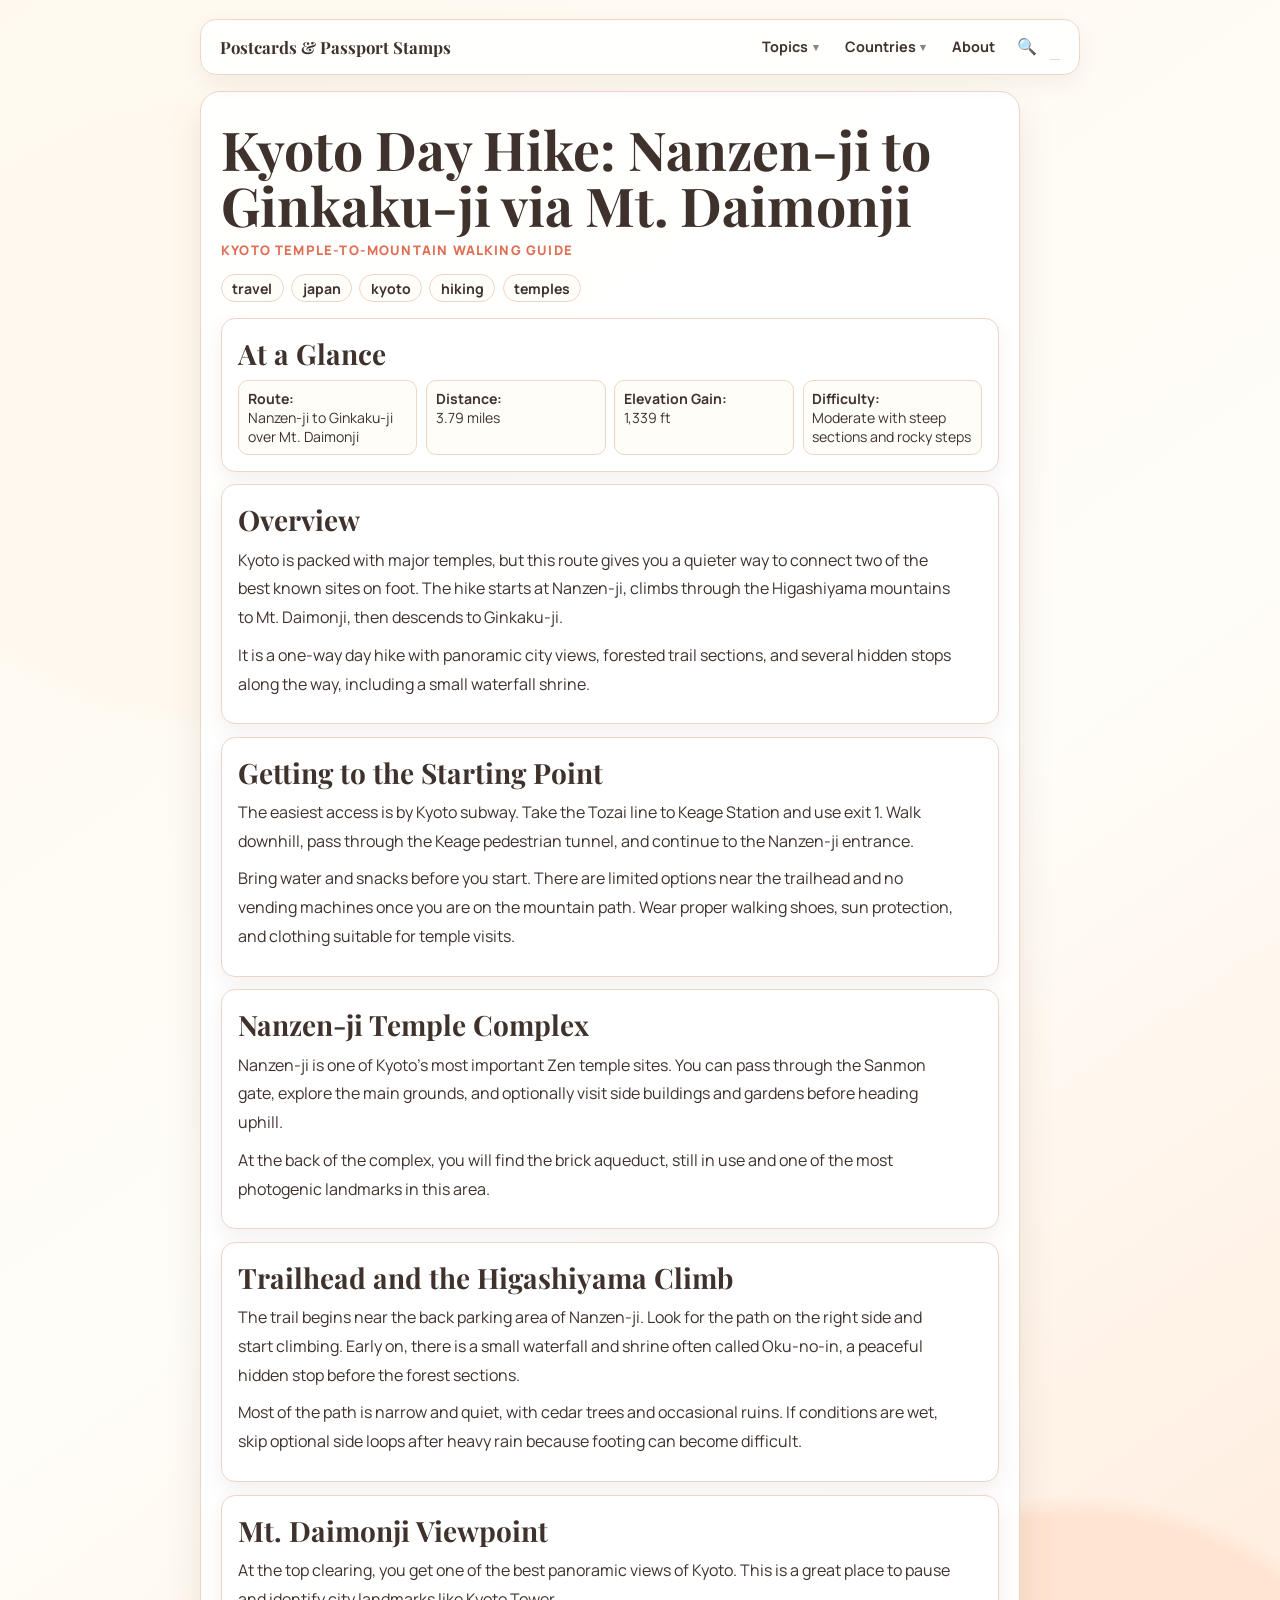
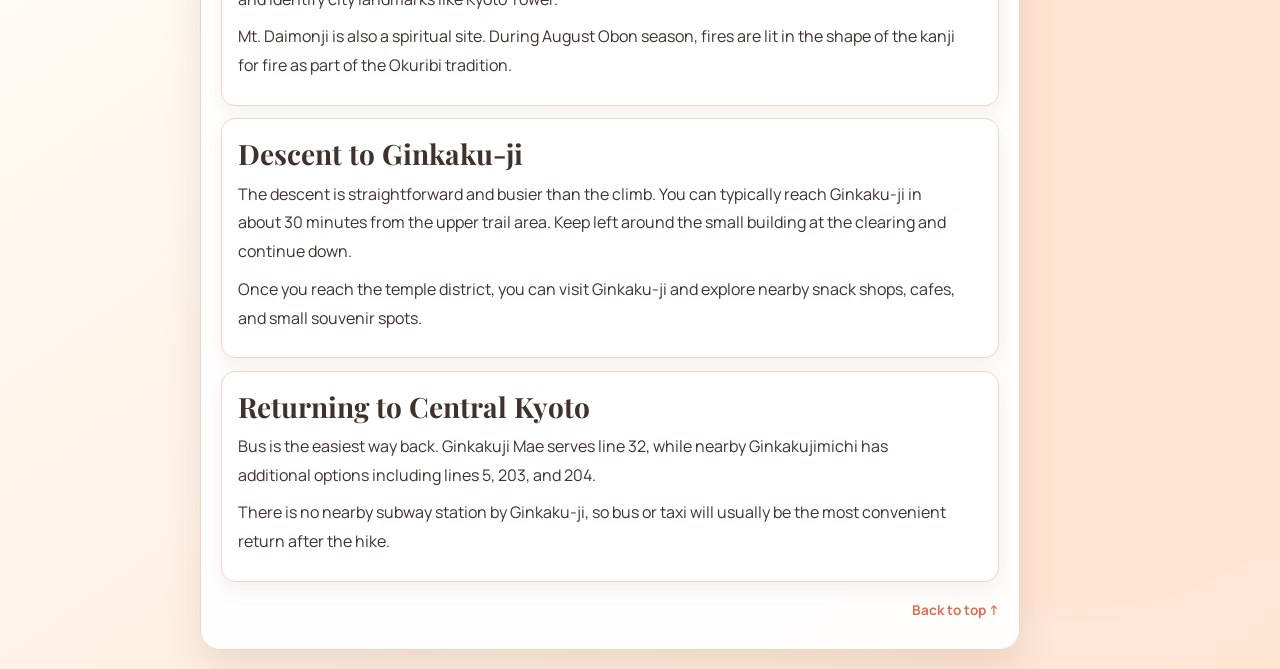
<file: posts/kyoto-daimonji-day-hike.html>
<!doctype html>
<html lang="en">
  <head>
    <meta charset="UTF-8" />
    <meta name="viewport" content="width=device-width, initial-scale=1.0" />
    <title>Kyoto Day Hike: Nanzen-ji to Ginkaku-ji via Mt. Daimonji</title>
    <link rel="stylesheet" href="../assets/shared.css" />
    <style>
      :root {
        color-scheme: light;
        --coral: #de6f54;
        --ink: #3f322d;
        --line: #edd6c8;
      }

      body {
        margin: 0;
        min-height: 100vh;
        padding: 1.2rem;
      }

      .page { width: min(880px, 96vw); margin: 0 auto; }

      article {
        margin-top: 1rem;
        padding: 1.8rem 1.25rem;
        background: rgba(255, 255, 255, 0.96);
        border: 1px solid var(--line);
        border-radius: 20px;
        box-shadow: 0 18px 36px rgba(112, 82, 64, 0.13);
        max-width: 820px;
      }

      h1 {
        margin: 0;
        font-family: "Playfair Display", Georgia, serif;
        font-size: clamp(2rem, 6vw, 3.35rem);
        color: var(--ink);
        line-height: 1.06;
      }

      .meta {
        margin-top: 0.45rem;
        font-size: 0.82rem;
        text-transform: uppercase;
        letter-spacing: 0.09em;
        color: var(--coral);
        font-weight: 800;
      }

      .tags {
        display: flex;
        gap: 0.46rem;
        flex-wrap: wrap;
        margin-top: 0.9rem;
        margin-bottom: 1rem;
      }

      .tag {
        border: 1px solid var(--line);
        background: #fffdf8;
        border-radius: 999px;
        padding: 0.24rem 0.65rem;
        font-size: 0.88rem;
        font-weight: 700;
        color: var(--ink);
      }

      .hero-image:not(:empty) {
        border-radius: 14px;
        overflow: hidden;
        margin-bottom: 1.2rem;
      }
      .hero-image img {
        width: 100%;
        display: block;
        object-fit: cover;
        max-height: 420px;
      }

      figcaption {
        font-style: italic;
        color: #8a6a5a;
        font-size: 0.8rem;
        margin-top: 0.3rem;
      }

      .entry {
        padding: 1rem;
        margin: 0.8rem 0 0;
        border: 1px solid var(--line);
        border-radius: 14px;
        background: #fff;
        box-shadow: 0 8px 20px rgba(112, 82, 64, 0.08);
      }

      .entry h2 {
        margin: 0 0 0.45rem;
        font-family: "Playfair Display", Georgia, serif;
        font-size: 1.75rem;
        color: var(--ink);
      }

      .entry p {
        margin: 0 0 0.55rem;
        line-height: 1.8;
        max-width: 72ch;
      }

      .snapshot {
        display: grid;
        grid-template-columns: repeat(auto-fit, minmax(170px, 1fr));
        gap: 0.55rem;
        margin-top: 0.4rem;
      }

      .snap-item {
        background: #fffdf8;
        border: 1px solid var(--line);
        border-radius: 10px;
        padding: 0.5rem 0.55rem;
        font-size: 0.88rem;
      }

      .snap-item strong { display: block; color: var(--ink); }

      .back-top {
        margin-top: 1rem;
        text-align: right;
      }

      .back-top a {
        text-decoration: none;
        font-size: 0.85rem;
        font-weight: 700;
        color: var(--coral);
      }
    </style>
  </head>
  <body>
    <div class="page" id="top">
      <header>
        <nav>
          <a class="nav-wordmark" href="../index.html">Postcards &amp; Passport Stamps</a>
          <button class="nav-hamburger" onclick="this.nextElementSibling.classList.toggle('open')" aria-label="Menu">☰</button>
          <div class="nav-links">
            <div class="menu-group">
              <button class="menu-trigger" type="button">Topics</button>
              <ul class="submenu">
                <li><a href="../index.html#beauty-posts">Beauty Around The World</a></li>
                <li><a href="../index.html#travel-posts">Travel Diaries</a></li>
                <li><a href="../index.html#nomad-posts">Digital Nomad Life</a></li>
                <li><a href="../index.html#world-notes">Lifestyle Notes</a></li>
              </ul>
            </div>
            <div class="menu-group">
              <button class="menu-trigger" type="button">Countries</button>
              <ul class="submenu">
                <li><a href="country-south-korea.html">South Korea</a></li>
                <li><a href="country-austria.html">Austria</a></li>
                <li><a href="country-japan.html">Japan</a></li>
                <li><a href="country-slovenia.html">Slovenia</a></li>
              </ul>
            </div>
            <a class="menu-link" href="about.html">About</a>
            <div class="nav-search">
              <button class="search-toggle" onclick="var i=this.nextElementSibling;i.classList.toggle('open');if(i.classList.contains('open'))i.focus();" aria-label="Search">🔍</button>
              <input class="search-input" type="search" placeholder="Search…" />
            </div>
          </div>
        </nav>
      </header>

      <article>
        <h1>Kyoto Day Hike: Nanzen-ji to Ginkaku-ji via Mt. Daimonji</h1>
        <p class="meta">Kyoto Temple-to-Mountain Walking Guide</p>

        <div class="tags">
          <span class="tag">travel</span>
          <span class="tag">japan</span>
          <span class="tag">kyoto</span>
          <span class="tag">hiking</span>
          <span class="tag">temples</span>
        </div>

        <div class="hero-image"></div>

        <section class="entry">
          <h2>At a Glance</h2>
          <div class="snapshot">
            <div class="snap-item"><strong>Route:</strong> Nanzen-ji to Ginkaku-ji over Mt. Daimonji</div>
            <div class="snap-item"><strong>Distance:</strong> 3.79 miles</div>
            <div class="snap-item"><strong>Elevation Gain:</strong> 1,339 ft</div>
            <div class="snap-item"><strong>Difficulty:</strong> Moderate with steep sections and rocky steps</div>
          </div>
        </section>

        <section class="entry">
          <h2>Overview</h2>
          <p>
            Kyoto is packed with major temples, but this route gives you a quieter way to connect two of
            the best known sites on foot. The hike starts at Nanzen-ji, climbs through the Higashiyama
            mountains to Mt. Daimonji, then descends to Ginkaku-ji.
          </p>
          <p>
            It is a one-way day hike with panoramic city views, forested trail sections, and several
            hidden stops along the way, including a small waterfall shrine.
          </p>
        </section>

        <section class="entry">
          <h2>Getting to the Starting Point</h2>
          <p>
            The easiest access is by Kyoto subway. Take the Tozai line to Keage Station and use exit 1.
            Walk downhill, pass through the Keage pedestrian tunnel, and continue to the Nanzen-ji
            entrance.
          </p>
          <p>
            Bring water and snacks before you start. There are limited options near the trailhead and no
            vending machines once you are on the mountain path. Wear proper walking shoes, sun protection,
            and clothing suitable for temple visits.
          </p>
        </section>

        <section class="entry">
          <h2>Nanzen-ji Temple Complex</h2>
          <p>
            Nanzen-ji is one of Kyoto's most important Zen temple sites. You can pass through the Sanmon
            gate, explore the main grounds, and optionally visit side buildings and gardens before heading
            uphill.
          </p>
          <p>
            At the back of the complex, you will find the brick aqueduct, still in use and one of the most
            photogenic landmarks in this area.
          </p>
        </section>

        <section class="entry">
          <h2>Trailhead and the Higashiyama Climb</h2>
          <p>
            The trail begins near the back parking area of Nanzen-ji. Look for the path on the right side
            and start climbing. Early on, there is a small waterfall and shrine often called Oku-no-in,
            a peaceful hidden stop before the forest sections.
          </p>
          <p>
            Most of the path is narrow and quiet, with cedar trees and occasional ruins. If conditions are
            wet, skip optional side loops after heavy rain because footing can become difficult.
          </p>
        </section>

        <section class="entry">
          <h2>Mt. Daimonji Viewpoint</h2>
          <p>
            At the top clearing, you get one of the best panoramic views of Kyoto. This is a great place
            to pause and identify city landmarks like Kyoto Tower.
          </p>
          <p>
            Mt. Daimonji is also a spiritual site. During August Obon season, fires are lit in the shape
            of the kanji for fire as part of the Okuribi tradition.
          </p>
        </section>

        <section class="entry">
          <h2>Descent to Ginkaku-ji</h2>
          <p>
            The descent is straightforward and busier than the climb. You can typically reach Ginkaku-ji
            in about 30 minutes from the upper trail area. Keep left around the small building at the
            clearing and continue down.
          </p>
          <p>
            Once you reach the temple district, you can visit Ginkaku-ji and explore nearby snack shops,
            cafes, and small souvenir spots.
          </p>
        </section>

        <section class="entry">
          <h2>Returning to Central Kyoto</h2>
          <p>
            Bus is the easiest way back. Ginkakuji Mae serves line 32, while nearby Ginkakujimichi has
            additional options including lines 5, 203, and 204.
          </p>
          <p>
            There is no nearby subway station by Ginkaku-ji, so bus or taxi will usually be the most
            convenient return after the hike.
          </p>
        </section>

        <div class="back-top"><a href="#top">Back to top ↑</a></div>
      </article>
    </div>
  </body>
</html>
</file>
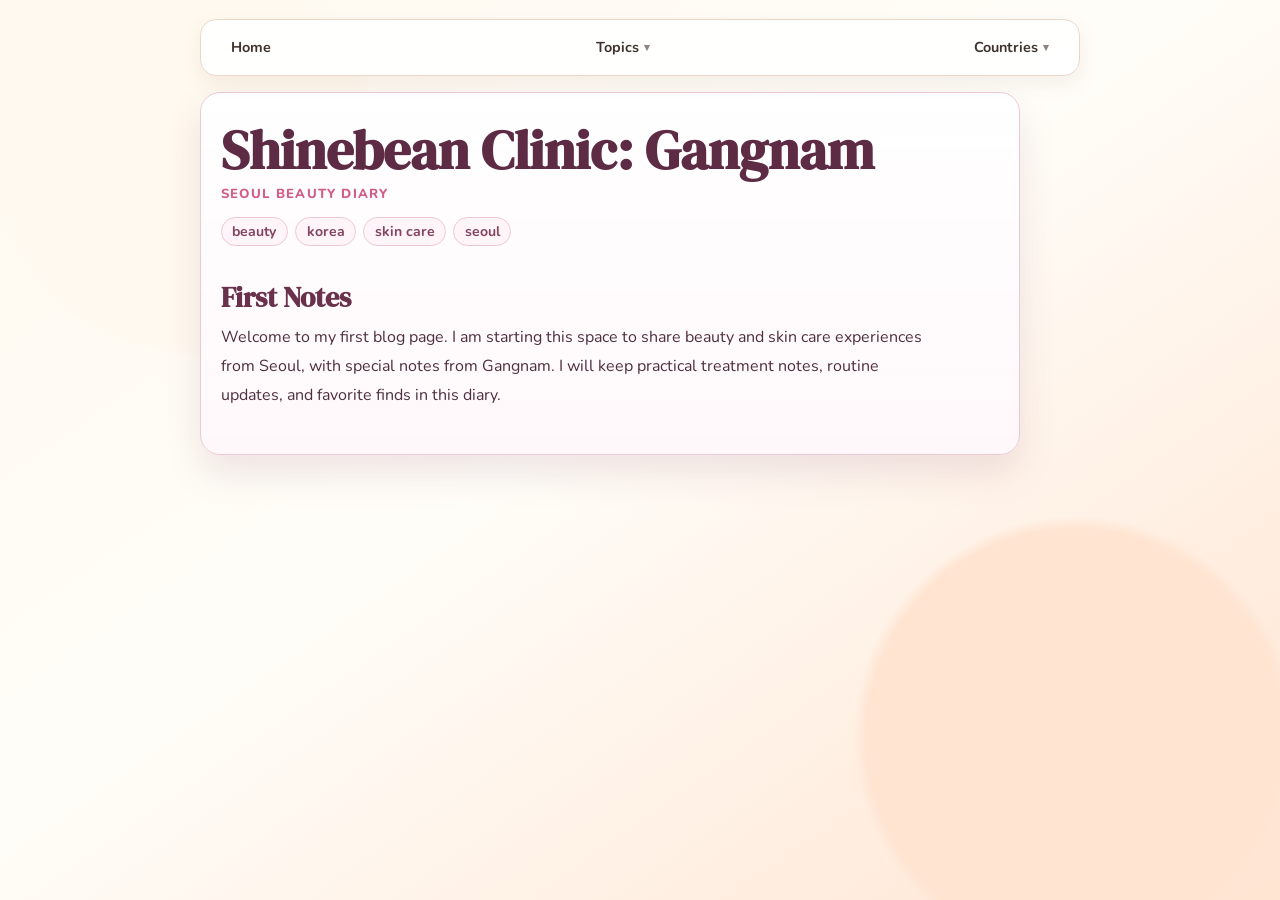
<file: posts/shinebean-clinic-gangnam.html>
<!doctype html>
<html lang="en">
  <head>
    <meta charset="UTF-8" />
    <meta name="viewport" content="width=device-width, initial-scale=1.0" />
    <title>Shinebean Clinic: Gangnam</title>
    <link rel="preconnect" href="https://fonts.googleapis.com" />
    <link rel="preconnect" href="https://fonts.gstatic.com" crossorigin />
    <link
      href="https://fonts.googleapis.com/css2?family=DM+Serif+Display:ital@0;1&family=Nunito:wght@500;700;800&display=swap"
      rel="stylesheet"
    />
    <link rel="stylesheet" href="../assets/shared.css" />
    <style>
      :root {
        color-scheme: light;
        --milk: #e8f4fd;
        --blush: #c8e0f7;
        --rose: #f4c8d9;
        --cherry: #d25d88;
        --ink: #4e2f3f;
        --card: #fffefd;
      }

      body {
        margin: 0;
        min-height: 100vh;
        padding: 1.2rem;
        font-family: "Nunito", "Trebuchet MS", sans-serif;
        color: var(--ink);
        position: relative;
      }

      body::before {
        content: "";
        position: fixed;
        inset: 0;
        pointer-events: none;
        opacity: 0.18;
        background-image: radial-gradient(rgba(210, 93, 136, 0.2) 0.6px, transparent 0.6px);
        background-size: 4px 4px;
      }

      .page {
        width: min(880px, 96vw);
        margin: 0 auto;
        position: relative;
        z-index: 1;
      }

      article {
        margin-top: 1rem;
        padding: 1.8rem 1.25rem;
        background: linear-gradient(180deg, rgba(255, 255, 255, 0.96), #fff8fb);
        border: 1px solid #edc8d8;
        border-radius: 20px;
        box-shadow: 0 18px 36px rgba(125, 71, 97, 0.13);
        max-width: 820px;
      }

      h1 {
        margin: 0;
        font-family: "DM Serif Display", Georgia, serif;
        font-size: clamp(2rem, 6vw, 3.35rem);
        color: #5d2b44;
        line-height: 1.05;
      }

      .meta {
        margin-top: 0.45rem;
        font-size: 0.82rem;
        text-transform: uppercase;
        letter-spacing: 0.09em;
        color: var(--cherry);
        font-weight: 800;
      }

      .tags {
        display: flex;
        gap: 0.46rem;
        flex-wrap: wrap;
        margin-top: 0.9rem;
        margin-bottom: 1rem;
      }

      .tag {
        border: 1px solid #eec6d8;
        background: #fff4f8;
        border-radius: 999px;
        padding: 0.24rem 0.65rem;
        font-size: 0.88rem;
        font-weight: 700;
        color: #83445f;
      }

      .entry {
        padding: 1rem 0;
      }

      .entry h2 {
        margin: 0 0 0.45rem;
        font-family: "DM Serif Display", Georgia, serif;
        font-size: 1.75rem;
        color: #6a314c;
      }

      .entry p {
        margin: 0;
        line-height: 1.8;
        max-width: 72ch;
      }

    </style>
  </head>
  <body>
    <div class="page">
      <header>
        <nav>
          <a class="menu-link" href="../index.html">Home</a>

          <div class="menu-group">
            <button class="menu-trigger" type="button">Topics</button>
            <ul class="submenu">
              <li><a href="../index.html#beauty-posts">Beauty Around The World</a></li>
              <li><a href="../index.html#travel-posts">Travel Diaries</a></li>
              <li><a href="../index.html#nomad-posts">Digital Nomad Life</a></li>
              <li><a href="../index.html#world-notes">Lifestyle Notes</a></li>
            </ul>
          </div>

          <div class="menu-group">
            <button class="menu-trigger" type="button">Countries</button>
            <ul class="submenu">
              <li><a href="country-south-korea.html">South Korea</a></li>
              <li><a href="country-austria.html">Austria</a></li>
              <li><a href="country-japan.html">Japan</a></li>
              <li><a href="country-slovenia.html">Slovenia</a></li>
            </ul>
          </div>
        </nav>
      </header>

      <article>
        <h1>Shinebean Clinic: Gangnam</h1>
        <p class="meta">Seoul beauty diary</p>

        <div class="tags">
          <span class="tag">beauty</span>
          <span class="tag">korea</span>
          <span class="tag">skin care</span>
          <span class="tag">seoul</span>
        </div>

        <section class="entry">
          <h2>First Notes</h2>
          <p>
            Welcome to my first blog page. I am starting this space to share beauty and skin care
            experiences from Seoul, with special notes from Gangnam. I will keep practical treatment
            notes, routine updates, and favorite finds in this diary.
          </p>
        </section>
      </article>
    </div>
  </body>
</html>
</file>
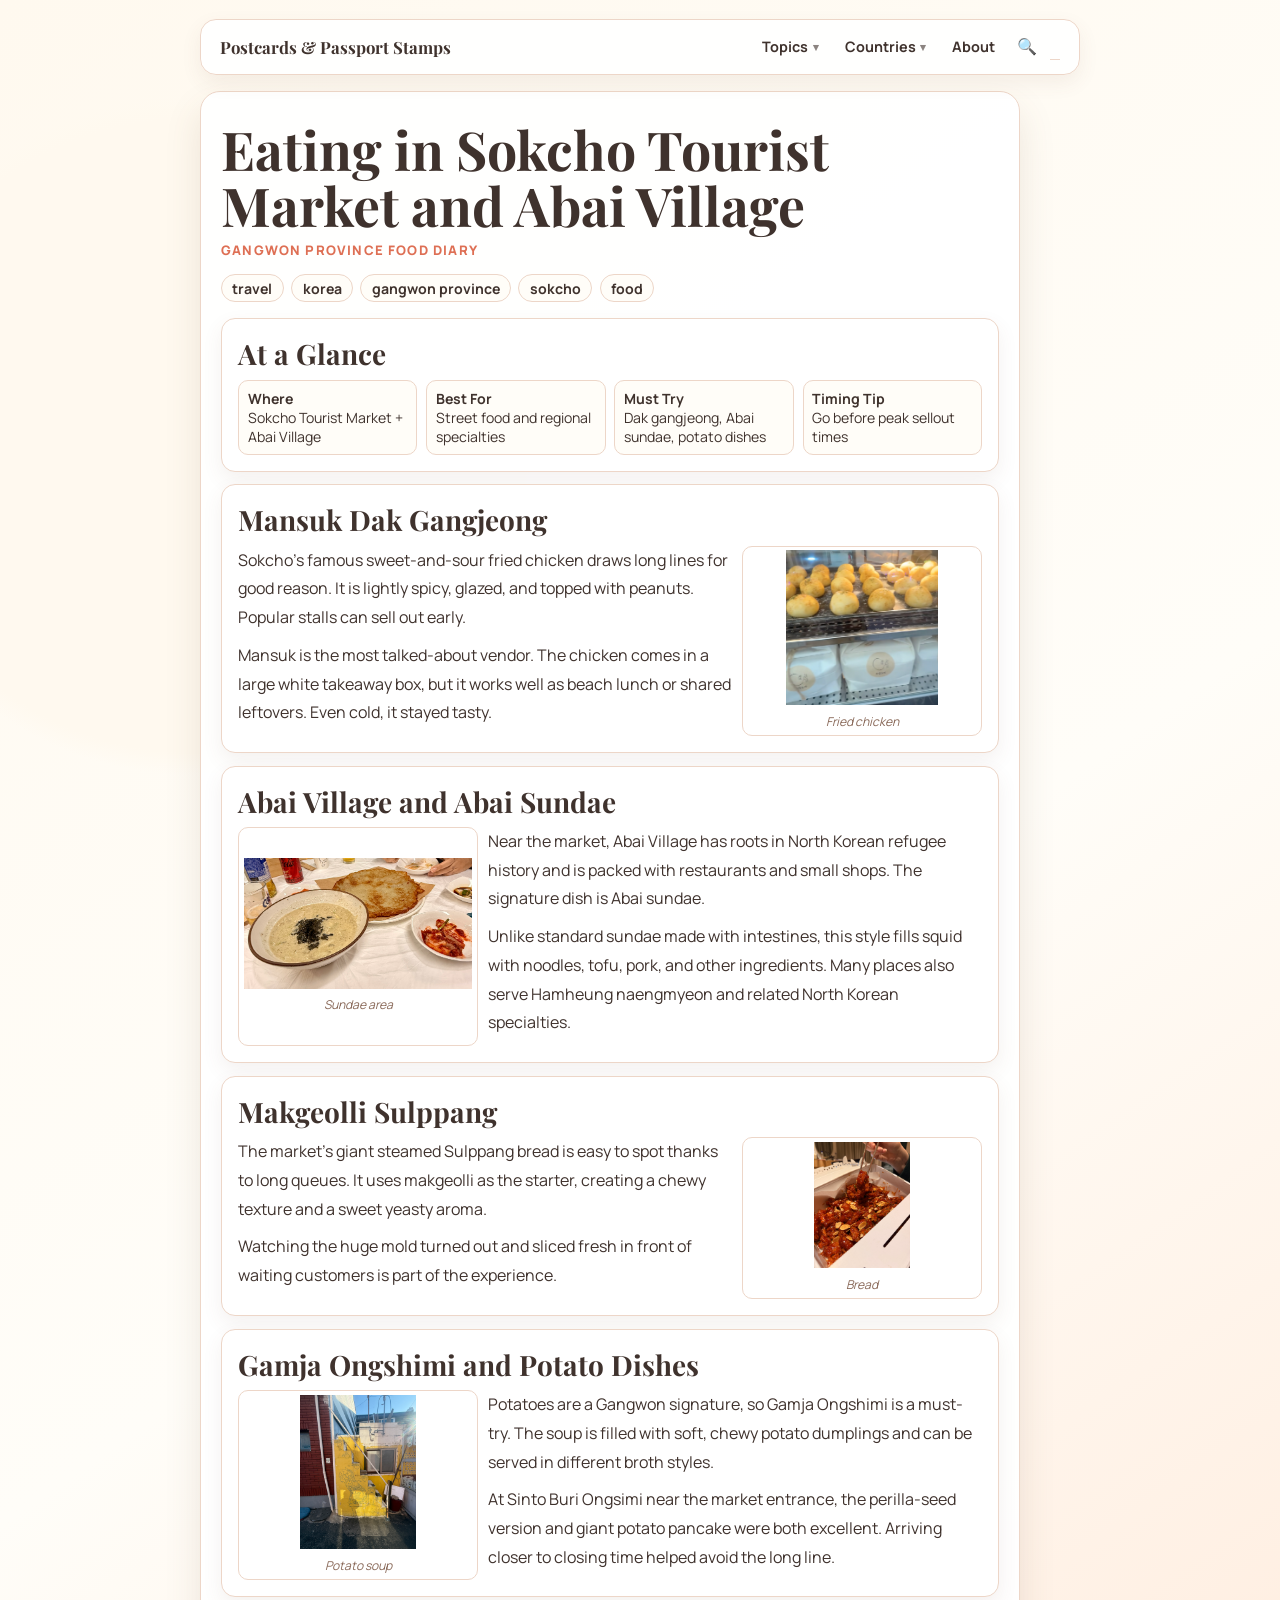
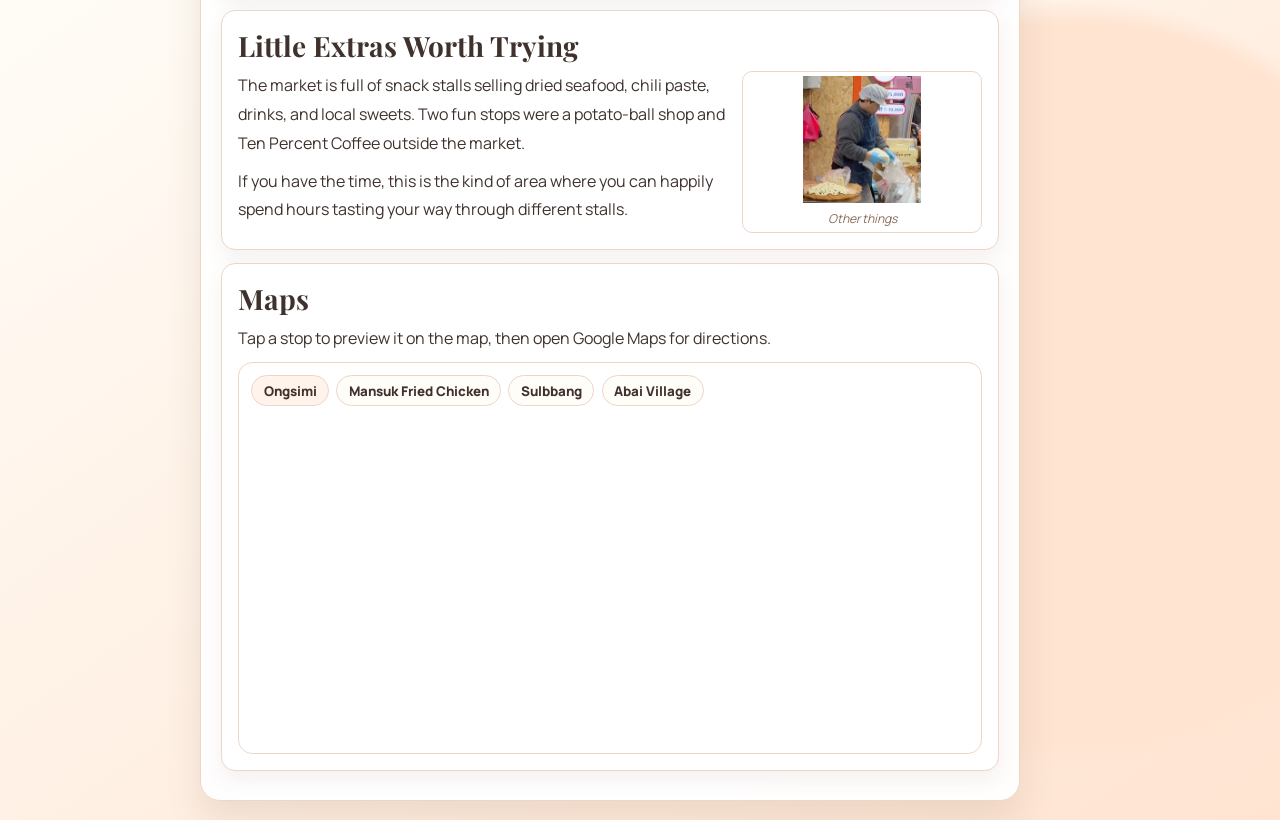
<file: posts/sokcho-market-abai-food-guide.html>
<!doctype html>
<html lang="en">
  <head>
    <meta charset="UTF-8" />
    <meta name="viewport" content="width=device-width, initial-scale=1.0" />
    <title>Sokcho Food Guide: Tourist Market and Abai Village</title>
    <link rel="stylesheet" href="../assets/shared.css" />
    <style>
      :root {
        color-scheme: light;
        --coral: #de6f54;
        --ink: #3f322d;
        --line: #edd6c8;
      }

      body {
        margin: 0;
        min-height: 100vh;
        padding: 1.2rem;
      }

      .page {
        width: min(880px, 96vw);
        margin: 0 auto;
      }

      article {
        margin-top: 1rem;
        padding: 1.8rem 1.25rem;
        background: rgba(255, 255, 255, 0.96);
        border: 1px solid var(--line);
        border-radius: 20px;
        box-shadow: 0 18px 36px rgba(112, 82, 64, 0.13);
        max-width: 820px;
      }

      h1 {
        margin: 0;
        font-family: "Playfair Display", Georgia, serif;
        font-size: clamp(2rem, 6vw, 3.35rem);
        color: var(--ink);
        line-height: 1.06;
      }

      .meta {
        margin-top: 0.45rem;
        font-size: 0.82rem;
        text-transform: uppercase;
        letter-spacing: 0.09em;
        color: var(--coral);
        font-weight: 800;
      }

      .tags {
        display: flex;
        gap: 0.46rem;
        flex-wrap: wrap;
        margin-top: 0.9rem;
        margin-bottom: 1rem;
      }

      .tag {
        border: 1px solid var(--line);
        background: #fffdf8;
        border-radius: 999px;
        padding: 0.24rem 0.65rem;
        font-size: 0.88rem;
        font-weight: 700;
        color: var(--ink);
      }

      .hero-image:not(:empty) {
        border-radius: 14px;
        overflow: hidden;
        margin-bottom: 1.2rem;
      }
      .hero-image img {
        width: 100%;
        display: block;
        object-fit: cover;
        max-height: 420px;
      }

      figcaption {
        font-style: italic;
        color: #8a6a5a;
        font-size: 0.8rem;
        margin-top: 0.3rem;
      }

      .entry {
        padding: 1rem 0;
      }

      .entry h2 {
        margin: 0 0 0.45rem;
        font-family: "Playfair Display", Georgia, serif;
        font-size: 1.75rem;
        color: var(--ink);
      }

      .entry p {
        margin: 0 0 0.55rem;
        line-height: 1.8;
        max-width: 72ch;
      }

      .entry {
        padding: 1rem;
        margin: 0.8rem 0 0;
        border: 1px solid var(--line);
        border-radius: 14px;
        background: #fff;
        box-shadow: 0 8px 20px rgba(112, 82, 64, 0.08);
      }

      .entry.with-photo .entry-body {
        display: grid;
        grid-template-columns: minmax(0, 1fr) minmax(180px, 240px);
        gap: 0.65rem;
        align-items: start;
      }

      .entry.with-photo.left .entry-body {
        grid-template-columns: minmax(180px, 240px) minmax(0, 1fr);
      }

      .entry.with-photo.left .entry-copy {
        order: 2;
      }

      .entry.with-photo.left .section-photo {
        order: 1;
      }

      .section-photo {
        margin: 0;
        border: 1px solid var(--line);
        border-radius: 10px;
        overflow: hidden;
        background: #fff;
        display: flex;
        flex-direction: column;
        justify-content: center;
        align-items: center;
        padding: 0.3rem;
        height: var(--copy-h, auto);
      }

      .section-photo img {
        width: auto;
        height: auto;
        max-width: 100%;
        max-height: calc(var(--copy-h, 420px) - 2.2rem);
        display: block;
      }

      .section-photo figcaption {
        padding: 0.24rem 0.35rem 0.1rem;
        font-size: 0.76rem;
        line-height: 1.3;
        color: #8a6a5a;
        text-align: center;
      }

      .snapshot {
        display: grid;
        grid-template-columns: repeat(auto-fit, minmax(170px, 1fr));
        gap: 0.55rem;
        margin-top: 0.4rem;
      }

      .snap-item {
        background: #fffdf8;
        border: 1px solid var(--line);
        border-radius: 10px;
        padding: 0.5rem 0.55rem;
        font-size: 0.88rem;
      }

      .snap-item strong {
        display: block;
        color: var(--ink);
      }

      .map-widget {
        margin-top: 0.4rem;
        border: 1px solid var(--line);
        border-radius: 14px;
        background: #fff;
        padding: 0.75rem;
      }

      .map-stops {
        display: flex;
        gap: 0.45rem;
        flex-wrap: wrap;
        margin-bottom: 0.6rem;
      }

      .stop-btn {
        border: 1px solid var(--line);
        background: #fffdf8;
        color: var(--ink);
        border-radius: 999px;
        padding: 0.36rem 0.72rem;
        font-weight: 800;
        font-family: inherit;
        cursor: pointer;
      }

      .stop-btn:hover,
      .stop-btn.active {
        background: #fff3eb;
      }

      .map-frame {
        width: 100%;
        border: 0;
        border-radius: 12px;
        min-height: 320px;
      }

      @media (max-width: 940px) {
        .entry {
          padding: 0.85rem;
        }

        .entry.with-photo .entry-body,
        .entry.with-photo.left .entry-body {
          grid-template-columns: 1fr;
        }

        .section-photo {
          height: auto;
          padding: 0;
        }

        .section-photo img {
          width: 100%;
          max-height: none;
        }
      }

    </style>
  </head>
  <body>
    <div class="page">
      <header>
        <nav>
          <a class="nav-wordmark" href="../index.html">Postcards &amp; Passport Stamps</a>
          <button class="nav-hamburger" onclick="this.nextElementSibling.classList.toggle('open')" aria-label="Menu">☰</button>
          <div class="nav-links">
            <div class="menu-group">
              <button class="menu-trigger" type="button">Topics</button>
              <ul class="submenu">
                <li><a href="../index.html#beauty-posts">Beauty Around The World</a></li>
                <li><a href="../index.html#travel-posts">Travel Diaries</a></li>
                <li><a href="../index.html#nomad-posts">Digital Nomad Life</a></li>
                <li><a href="../index.html#world-notes">Lifestyle Notes</a></li>
              </ul>
            </div>
            <div class="menu-group">
              <button class="menu-trigger" type="button">Countries</button>
              <ul class="submenu">
                <li><a href="country-south-korea.html">South Korea</a></li>
                <li><a href="country-austria.html">Austria</a></li>
                <li><a href="country-japan.html">Japan</a></li>
                <li><a href="country-slovenia.html">Slovenia</a></li>
              </ul>
            </div>
            <a class="menu-link" href="about.html">About</a>
            <div class="nav-search">
              <button class="search-toggle" onclick="var i=this.nextElementSibling;i.classList.toggle('open');if(i.classList.contains('open'))i.focus();" aria-label="Search">🔍</button>
              <input class="search-input" type="search" placeholder="Search…" />
            </div>
          </div>
        </nav>
      </header>

      <article>
        <h1>Eating in Sokcho Tourist Market and Abai Village</h1>
        <p class="meta">Gangwon Province Food Diary</p>

        <div class="tags">
          <span class="tag">travel</span>
          <span class="tag">korea</span>
          <span class="tag">gangwon province</span>
          <span class="tag">sokcho</span>
          <span class="tag">food</span>
        </div>

        <div class="hero-image"></div>

        <section class="entry">
          <h2>At a Glance</h2>
          <div class="snapshot">
            <div class="snap-item"><strong>Where</strong>Sokcho Tourist Market + Abai Village</div>
            <div class="snap-item"><strong>Best For</strong>Street food and regional specialties</div>
            <div class="snap-item"><strong>Must Try</strong>Dak gangjeong, Abai sundae, potato dishes</div>
            <div class="snap-item"><strong>Timing Tip</strong>Go before peak sellout times</div>
          </div>
        </section>

        <section class="entry with-photo right">
          <h2>Mansuk Dak Gangjeong</h2>
          <div class="entry-body">
            <div class="entry-copy">
              <p>
                Sokcho's famous sweet-and-sour fried chicken draws long lines for good reason. It is
                lightly spicy, glazed, and topped with peanuts. Popular stalls can sell out early.
              </p>
              <p>
                Mansuk is the most talked-about vendor. The chicken comes in a large white takeaway box,
                but it works well as beach lunch or shared leftovers. Even cold, it stayed tasty.
              </p>
            </div>
            <figure class="section-photo">
              <img src="../images/sokcho/fried-chicken.jpg" alt="Mansuk dak gangjeong in a takeaway box" />
              <figcaption>Fried chicken</figcaption>
            </figure>
          </div>
        </section>

        <section class="entry with-photo left">
          <h2>Abai Village and Abai Sundae</h2>
          <div class="entry-body">
            <div class="entry-copy">
              <p>
                Near the market, Abai Village has roots in North Korean refugee history and is packed with
                restaurants and small shops. The signature dish is Abai sundae.
              </p>
              <p>
                Unlike standard sundae made with intestines, this style fills squid with noodles, tofu,
                pork, and other ingredients. Many places also serve Hamheung naengmyeon and related North
                Korean specialties.
              </p>
            </div>
            <figure class="section-photo">
              <img src="../images/sokcho/abai-sundae.jpg" alt="Abai Village street scene near sundae shops" />
              <figcaption>Sundae area</figcaption>
            </figure>
          </div>
        </section>

        <section class="entry with-photo right">
          <h2>Makgeolli Sulppang</h2>
          <div class="entry-body">
            <div class="entry-copy">
              <p>
                The market's giant steamed Sulppang bread is easy to spot thanks to long queues. It uses
                makgeolli as the starter, creating a chewy texture and a sweet yeasty aroma.
              </p>
              <p>
                Watching the huge mold turned out and sliced fresh in front of waiting customers is part of
                the experience.
              </p>
            </div>
            <figure class="section-photo">
              <img src="../images/sokcho/sulbbang.jpg" alt="Freshly prepared sulppang bread at Sokcho market" />
              <figcaption>Bread</figcaption>
            </figure>
          </div>
        </section>

        <section class="entry with-photo left">
          <h2>Gamja Ongshimi and Potato Dishes</h2>
          <div class="entry-body">
            <div class="entry-copy">
              <p>
                Potatoes are a Gangwon signature, so Gamja Ongshimi is a must-try. The soup is filled with
                soft, chewy potato dumplings and can be served in different broth styles.
              </p>
              <p>
                At Sinto Buri Ongsimi near the market entrance, the perilla-seed version and giant potato
                pancake were both excellent. Arriving closer to closing time helped avoid the long line.
              </p>
            </div>
            <figure class="section-photo">
              <img src="../images/sokcho/potato-soup.jpg" alt="Perilla-seed ongsimi soup and potato pancake" />
              <figcaption>Potato soup</figcaption>
            </figure>
          </div>
        </section>

        <section class="entry with-photo right">
          <h2>Little Extras Worth Trying</h2>
          <div class="entry-body">
            <div class="entry-copy">
              <p>
                The market is full of snack stalls selling dried seafood, chili paste, drinks, and local
                sweets. Two fun stops were a potato-ball shop and Ten Percent Coffee outside the market.
              </p>
              <p>
                If you have the time, this is the kind of area where you can happily spend hours tasting
                your way through different stalls.
              </p>
            </div>
            <figure class="section-photo">
              <img src="../images/sokcho/other-things.jpg" alt="Other Sokcho neighborhood details and little finds" />
              <figcaption>Other things</figcaption>
            </figure>
          </div>
        </section>

        <section class="entry">
          <h2>Maps</h2>
          <p>Tap a stop to preview it on the map, then open Google Maps for directions.</p>
          <div class="map-widget">
            <div class="map-stops">
              <button class="stop-btn active" data-map="https://www.google.com/maps?q=Sinto+Buri+Ongsimi+Sokcho&output=embed">Ongsimi</button>
              <button class="stop-btn" data-map="https://www.google.com/maps?q=Mansuk+Dakgangjeong+Sokcho&output=embed">Mansuk Fried Chicken</button>
              <button class="stop-btn" data-map="https://www.google.com/maps?q=Sulppang+Sokcho+Tourist+Market&output=embed">Sulbbang</button>
              <button class="stop-btn" data-map="https://www.google.com/maps?q=Abai+Village+Sokcho&output=embed">Abai Village</button>
            </div>
            <iframe
              id="sokcho-map"
              class="map-frame"
              loading="lazy"
              referrerpolicy="no-referrer-when-downgrade"
              src="https://www.google.com/maps?q=Sinto+Buri+Ongsimi+Sokcho&output=embed"
              title="Sokcho food stops map"
            ></iframe>
          </div>
        </section>
      </article>
    </div>
    <script>
      function syncSectionPhotoHeights() {
        const rows = document.querySelectorAll(".entry.with-photo");
        rows.forEach((row) => {
          const copy = row.querySelector(".entry-copy");
          if (!copy) return;
          row.style.setProperty("--copy-h", `${copy.offsetHeight}px`);
        });
      }

      const mapFrame = document.getElementById("sokcho-map");
      const stopButtons = document.querySelectorAll(".stop-btn");
      stopButtons.forEach((button) => {
        button.addEventListener("click", () => {
          stopButtons.forEach((item) => item.classList.remove("active"));
          button.classList.add("active");
          mapFrame.src = button.dataset.map;
        });
      });

      window.addEventListener("load", syncSectionPhotoHeights);
      window.addEventListener("resize", syncSectionPhotoHeights);
    </script>
  </body>
</html>
</file>
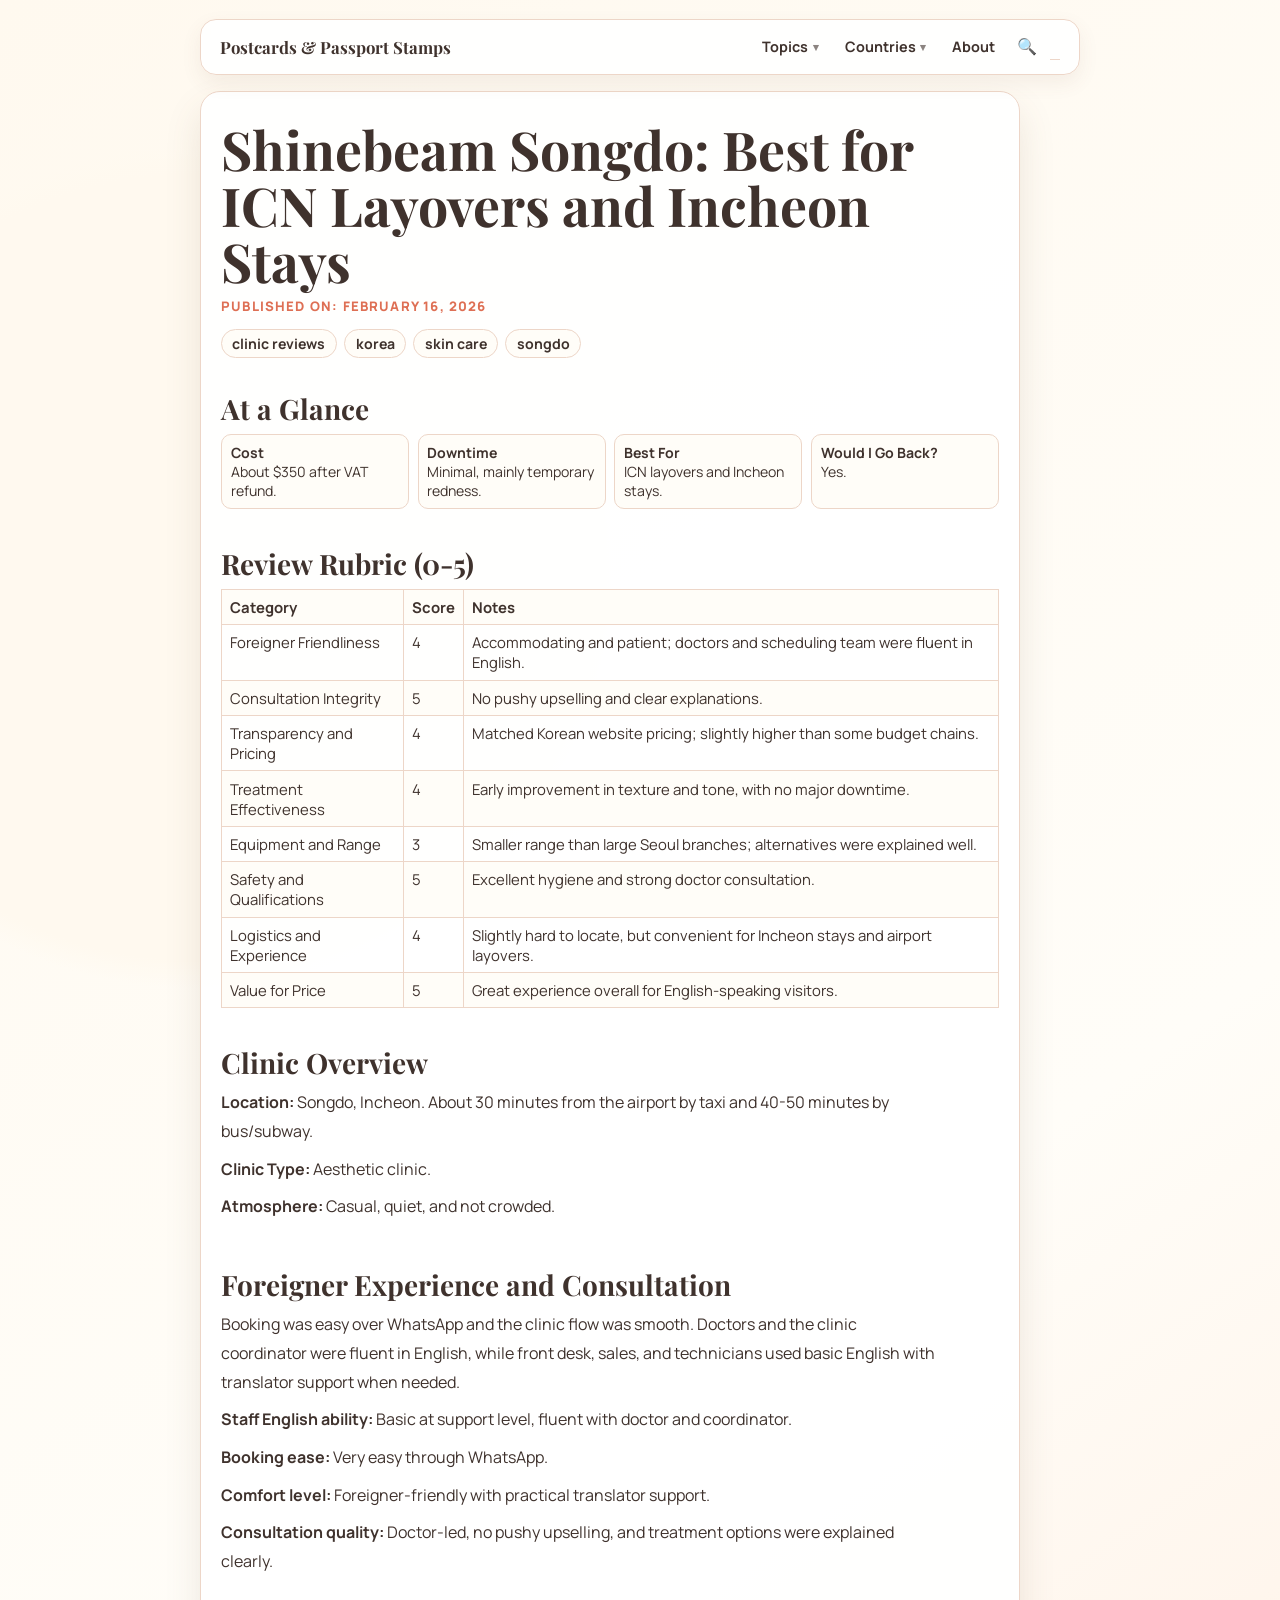
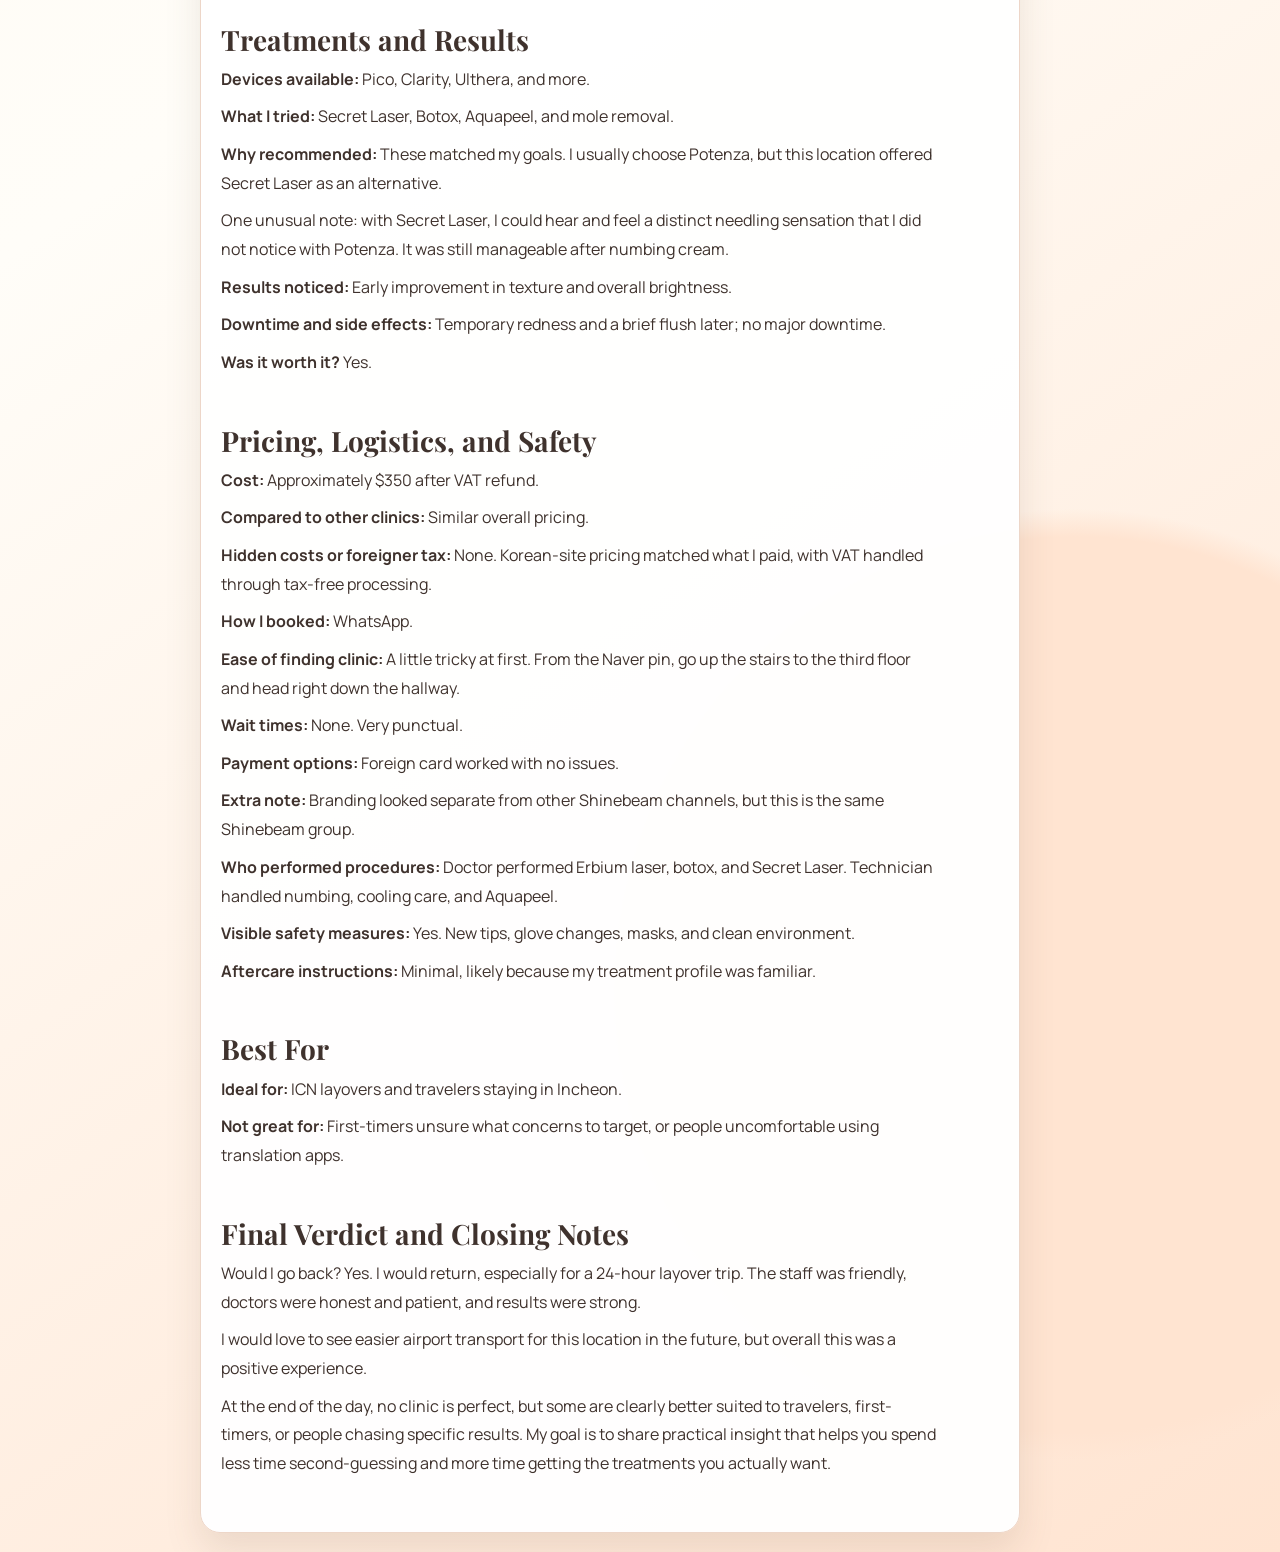
<file: posts/songdo-shinebeam-clinic.html>
<!doctype html>
<html lang="en">
  <head>
    <meta charset="UTF-8" />
    <meta name="viewport" content="width=device-width, initial-scale=1.0" />
    <title>Shinebeam Clinic: Songdo</title>
    <link rel="stylesheet" href="../assets/shared.css" />
    <style>
      :root {
        color-scheme: light;
        --coral: #de6f54;
        --ink: #3f322d;
        --line: #edd6c8;
      }

      body {
        margin: 0;
        min-height: 100vh;
        padding: 1.2rem;
      }

      .page {
        width: min(880px, 96vw);
        margin: 0 auto;
      }

      article {
        margin-top: 1rem;
        padding: 1.8rem 1.25rem;
        background: rgba(255, 255, 255, 0.96);
        border: 1px solid var(--line);
        border-radius: 20px;
        box-shadow: 0 18px 36px rgba(112, 82, 64, 0.13);
        max-width: 820px;
      }

      h1 {
        margin: 0;
        font-family: "Playfair Display", Georgia, serif;
        font-size: clamp(2rem, 6vw, 3.35rem);
        color: var(--ink);
        line-height: 1.05;
      }

      .meta {
        margin-top: 0.45rem;
        font-size: 0.82rem;
        text-transform: uppercase;
        letter-spacing: 0.09em;
        color: var(--coral);
        font-weight: 800;
      }

      .tags {
        display: flex;
        gap: 0.46rem;
        flex-wrap: wrap;
        margin-top: 0.9rem;
        margin-bottom: 1rem;
      }

      .tag {
        border: 1px solid var(--line);
        background: #fffdf8;
        border-radius: 999px;
        padding: 0.24rem 0.65rem;
        font-size: 0.88rem;
        font-weight: 700;
        color: var(--ink);
      }

      .hero-image:not(:empty) {
        border-radius: 14px;
        overflow: hidden;
        margin-bottom: 1.2rem;
      }
      .hero-image img {
        width: 100%;
        display: block;
        object-fit: cover;
        max-height: 420px;
      }

      figcaption {
        font-style: italic;
        color: #8a6a5a;
        font-size: 0.8rem;
        margin-top: 0.3rem;
      }

      .entry {
        padding: 1rem 0;
      }

      .entry + .entry {
        margin-top: 0.25rem;
      }

      .entry h2 {
        margin: 0 0 0.45rem;
        font-family: "Playfair Display", Georgia, serif;
        font-size: 1.75rem;
        color: var(--ink);
      }

      .entry p {
        margin: 0 0 0.55rem;
        line-height: 1.8;
        max-width: 72ch;
      }

      .entry ul {
        margin: 0.35rem 0 0;
        padding-left: 1.15rem;
        max-width: 72ch;
      }

      .entry li {
        margin-bottom: 0.35rem;
      }

      .facts {
        list-style: none;
        margin: 0;
        padding: 0;
      }

      .facts li {
        margin-bottom: 0.5rem;
        line-height: 1.65;
      }

      .facts strong {
        color: var(--ink);
      }

      .subline {
        margin: 0 0 0.5rem;
        line-height: 1.8;
        max-width: 72ch;
      }

      .subline strong {
        color: var(--ink);
      }

      .rubric {
        width: 100%;
        border-collapse: collapse;
        font-size: 0.93rem;
        margin-top: 0.35rem;
      }

      .rubric th,
      .rubric td {
        border: 1px solid var(--line);
        padding: 0.45rem 0.5rem;
        text-align: left;
        vertical-align: top;
      }

      .rubric th {
        background: #fffdf8;
        color: var(--ink);
      }

      .rubric tr:nth-child(even) td {
        background: #fffdf8;
      }

      .snapshot {
        display: grid;
        grid-template-columns: repeat(auto-fit, minmax(170px, 1fr));
        gap: 0.55rem;
        margin-top: 0.4rem;
      }

      .snap-item {
        background: #fffdf8;
        border: 1px solid var(--line);
        border-radius: 10px;
        padding: 0.5rem 0.55rem;
        font-size: 0.88rem;
      }

      .snap-item strong {
        display: block;
        color: var(--ink);
      }
    </style>
  </head>
  <body>
    <div class="page">
      <header>
        <nav>
          <a class="nav-wordmark" href="../index.html">Postcards &amp; Passport Stamps</a>
          <button class="nav-hamburger" onclick="this.nextElementSibling.classList.toggle('open')" aria-label="Menu">☰</button>
          <div class="nav-links">
            <div class="menu-group">
              <button class="menu-trigger" type="button">Topics</button>
              <ul class="submenu">
                <li><a href="../index.html#beauty-posts">Beauty Around The World</a></li>
                <li><a href="../index.html#travel-posts">Travel Diaries</a></li>
                <li><a href="../index.html#nomad-posts">Digital Nomad Life</a></li>
                <li><a href="../index.html#world-notes">Lifestyle Notes</a></li>
              </ul>
            </div>
            <div class="menu-group">
              <button class="menu-trigger" type="button">Countries</button>
              <ul class="submenu">
                <li><a href="country-south-korea.html">South Korea</a></li>
                <li><a href="country-austria.html">Austria</a></li>
                <li><a href="country-japan.html">Japan</a></li>
                <li><a href="country-slovenia.html">Slovenia</a></li>
              </ul>
            </div>
            <a class="menu-link" href="about.html">About</a>
            <div class="nav-search">
              <button class="search-toggle" onclick="var i=this.nextElementSibling;i.classList.toggle('open');if(i.classList.contains('open'))i.focus();" aria-label="Search">🔍</button>
              <input class="search-input" type="search" placeholder="Search…" />
            </div>
          </div>
        </nav>
      </header>

      <article>
        <h1>Shinebeam Songdo: Best for ICN Layovers and Incheon Stays</h1>
        <p class="meta">Published on: February 16, 2026</p>

        <div class="tags">
          <span class="tag">clinic reviews</span>
          <span class="tag">korea</span>
          <span class="tag">skin care</span>
          <span class="tag">songdo</span>
        </div>

        <div class="hero-image"></div>

        <section class="entry">
          <h2>At a Glance</h2>
          <div class="snapshot">
            <div class="snap-item"><strong>Cost</strong>About $350 after VAT refund.</div>
            <div class="snap-item"><strong>Downtime</strong>Minimal, mainly temporary redness.</div>
            <div class="snap-item"><strong>Best For</strong>ICN layovers and Incheon stays.</div>
            <div class="snap-item"><strong>Would I Go Back?</strong>Yes.</div>
          </div>
        </section>

        <section class="entry">
          <h2>Review Rubric (0-5)</h2>
          <table class="rubric">
            <thead>
              <tr>
                <th>Category</th>
                <th>Score</th>
                <th>Notes</th>
              </tr>
            </thead>
            <tbody>
              <tr>
                <td>Foreigner Friendliness</td>
                <td>4</td>
                <td>Accommodating and patient; doctors and scheduling team were fluent in English.</td>
              </tr>
              <tr>
                <td>Consultation Integrity</td>
                <td>5</td>
                <td>No pushy upselling and clear explanations.</td>
              </tr>
              <tr>
                <td>Transparency and Pricing</td>
                <td>4</td>
                <td>Matched Korean website pricing; slightly higher than some budget chains.</td>
              </tr>
              <tr>
                <td>Treatment Effectiveness</td>
                <td>4</td>
                <td>Early improvement in texture and tone, with no major downtime.</td>
              </tr>
              <tr>
                <td>Equipment and Range</td>
                <td>3</td>
                <td>Smaller range than large Seoul branches; alternatives were explained well.</td>
              </tr>
              <tr>
                <td>Safety and Qualifications</td>
                <td>5</td>
                <td>Excellent hygiene and strong doctor consultation.</td>
              </tr>
              <tr>
                <td>Logistics and Experience</td>
                <td>4</td>
                <td>Slightly hard to locate, but convenient for Incheon stays and airport layovers.</td>
              </tr>
              <tr>
                <td>Value for Price</td>
                <td>5</td>
                <td>Great experience overall for English-speaking visitors.</td>
              </tr>
            </tbody>
          </table>
        </section>

        <section class="entry">
          <h2>Clinic Overview</h2>
          <p class="subline">
            <strong>Location:</strong> Songdo, Incheon. About 30 minutes from the airport by taxi and
            40-50 minutes by bus/subway.
          </p>
          <p class="subline"><strong>Clinic Type:</strong> Aesthetic clinic.</p>
          <p class="subline"><strong>Atmosphere:</strong> Casual, quiet, and not crowded.</p>
        </section>

        <section class="entry">
          <h2>Foreigner Experience and Consultation</h2>
          <p>
            Booking was easy over WhatsApp and the clinic flow was smooth. Doctors and the clinic
            coordinator were fluent in English, while front desk, sales, and technicians used basic
            English with translator support when needed.
          </p>
          <p class="subline">
            <strong>Staff English ability:</strong> Basic at support level, fluent with doctor and
            coordinator.
          </p>
          <p class="subline"><strong>Booking ease:</strong> Very easy through WhatsApp.</p>
          <p class="subline">
            <strong>Comfort level:</strong> Foreigner-friendly with practical translator support.
          </p>
          <p class="subline">
            <strong>Consultation quality:</strong> Doctor-led, no pushy upselling, and treatment
            options were explained clearly.
          </p>
        </section>

        <section class="entry">
          <h2>Treatments and Results</h2>
          <p class="subline"><strong>Devices available:</strong> Pico, Clarity, Ulthera, and more.</p>
          <p class="subline">
            <strong>What I tried:</strong> Secret Laser, Botox, Aquapeel, and mole removal.
          </p>
          <p class="subline">
            <strong>Why recommended:</strong> These matched my goals. I usually choose Potenza, but
            this location offered Secret Laser as an alternative.
          </p>
          <p>
            One unusual note: with Secret Laser, I could hear and feel a distinct needling sensation
            that I did not notice with Potenza. It was still manageable after numbing cream.
          </p>
          <p class="subline">
            <strong>Results noticed:</strong> Early improvement in texture and overall brightness.
          </p>
          <p class="subline">
            <strong>Downtime and side effects:</strong> Temporary redness and a brief flush later; no
            major downtime.
          </p>
          <p class="subline"><strong>Was it worth it?</strong> Yes.</p>
        </section>

        <section class="entry">
          <h2>Pricing, Logistics, and Safety</h2>
          <p class="subline"><strong>Cost:</strong> Approximately $350 after VAT refund.</p>
          <p class="subline"><strong>Compared to other clinics:</strong> Similar overall pricing.</p>
          <p class="subline">
            <strong>Hidden costs or foreigner tax:</strong> None. Korean-site pricing matched what I
            paid, with VAT handled through tax-free processing.
          </p>
          <p class="subline"><strong>How I booked:</strong> WhatsApp.</p>
          <p class="subline">
            <strong>Ease of finding clinic:</strong> A little tricky at first. From the Naver pin, go
            up the stairs to the third floor and head right down the hallway.
          </p>
          <p class="subline"><strong>Wait times:</strong> None. Very punctual.</p>
          <p class="subline"><strong>Payment options:</strong> Foreign card worked with no issues.</p>
          <p class="subline">
            <strong>Extra note:</strong> Branding looked separate from other Shinebeam channels, but
            this is the same Shinebeam group.
          </p>
          <p class="subline">
            <strong>Who performed procedures:</strong> Doctor performed Erbium laser, botox, and
            Secret Laser. Technician handled numbing, cooling care, and Aquapeel.
          </p>
          <p class="subline">
            <strong>Visible safety measures:</strong> Yes. New tips, glove changes, masks, and clean
            environment.
          </p>
          <p class="subline">
            <strong>Aftercare instructions:</strong> Minimal, likely because my treatment profile was
            familiar.
          </p>
        </section>

        <section class="entry">
          <h2>Best For</h2>
          <p class="subline"><strong>Ideal for:</strong> ICN layovers and travelers staying in Incheon.</p>
          <p class="subline">
            <strong>Not great for:</strong> First-timers unsure what concerns to target, or people
            uncomfortable using translation apps.
          </p>
        </section>

        <section class="entry">
          <h2>Final Verdict and Closing Notes</h2>
          <p>
            Would I go back? Yes. I would return, especially for a 24-hour layover trip. The staff
            was friendly, doctors were honest and patient, and results were strong.
          </p>
          <p>
            I would love to see easier airport transport for this location in the future, but overall
            this was a positive experience.
          </p>
          <p>
            At the end of the day, no clinic is perfect, but some are clearly better suited to
            travelers, first-timers, or people chasing specific results. My goal is to share practical
            insight that helps you spend less time second-guessing and more time getting the
            treatments you actually want.
          </p>
        </section>
      </article>
    </div>
  </body>
</html>
</file>
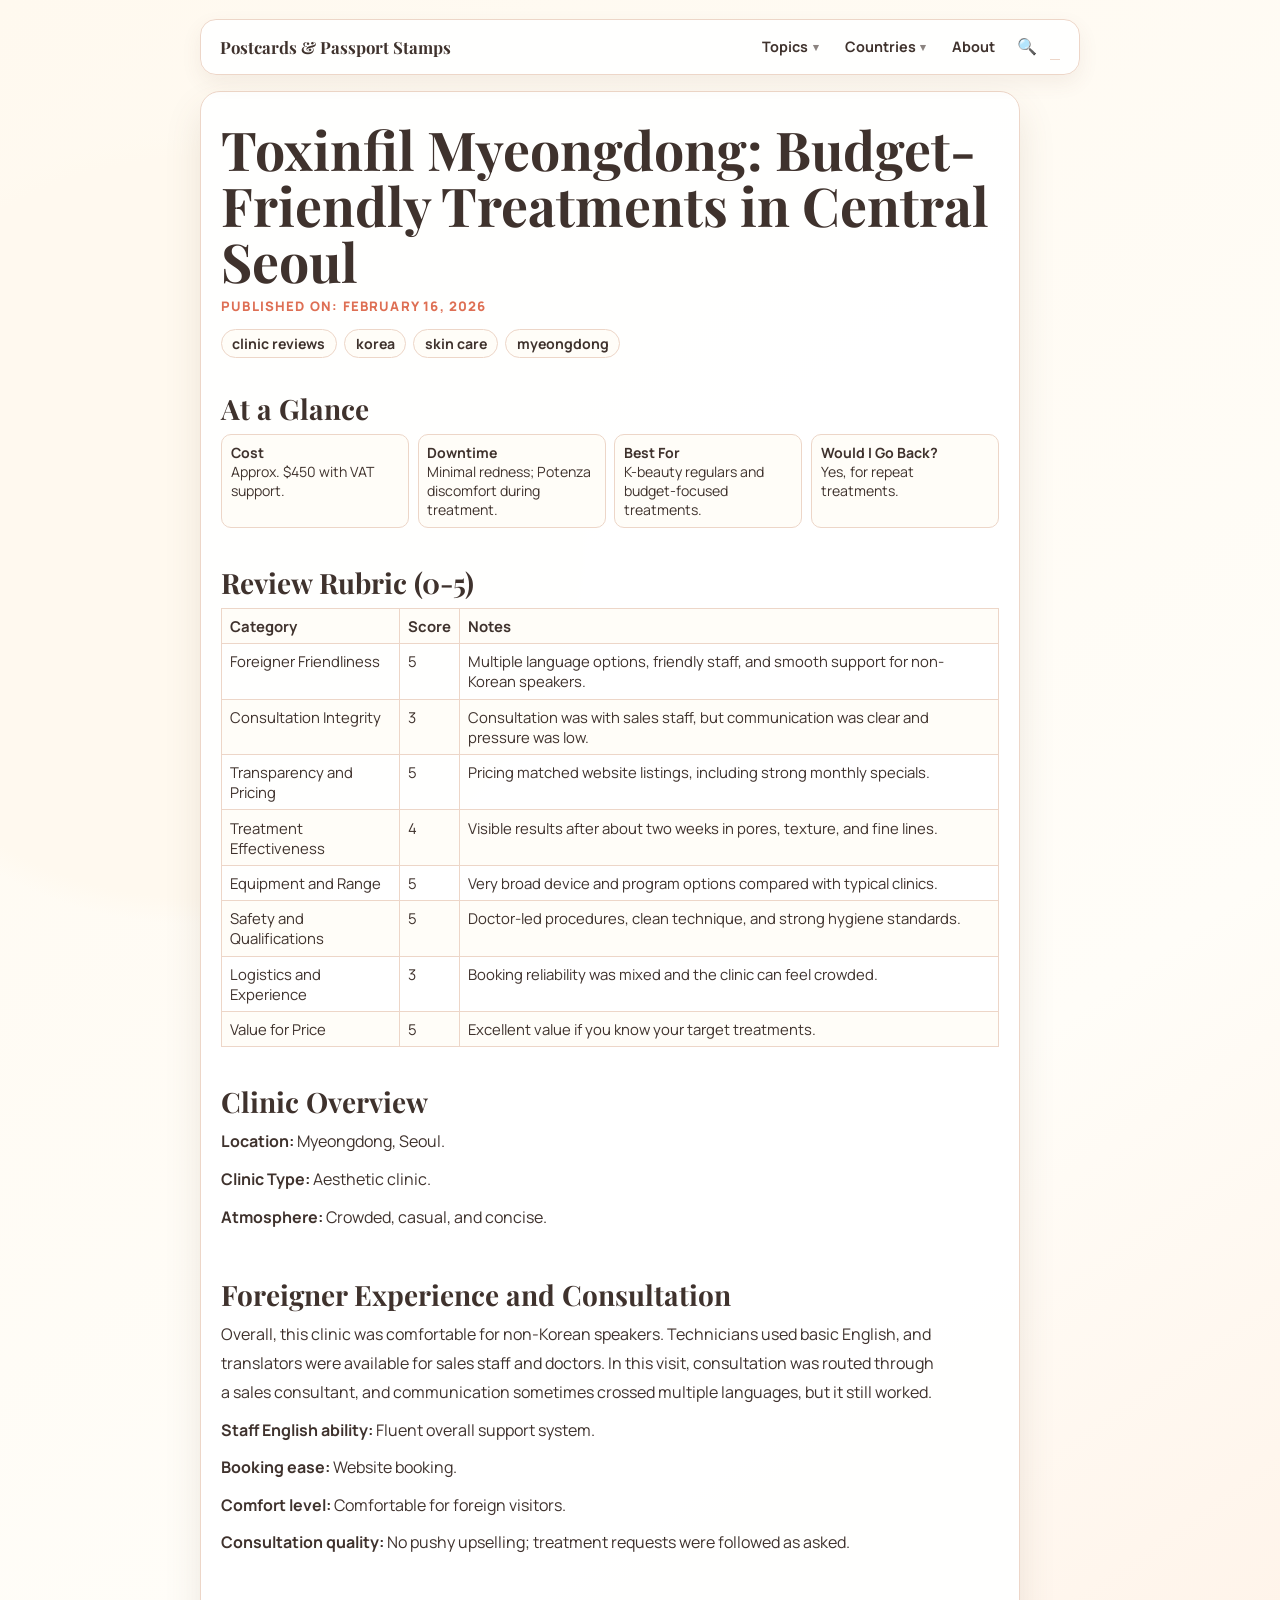
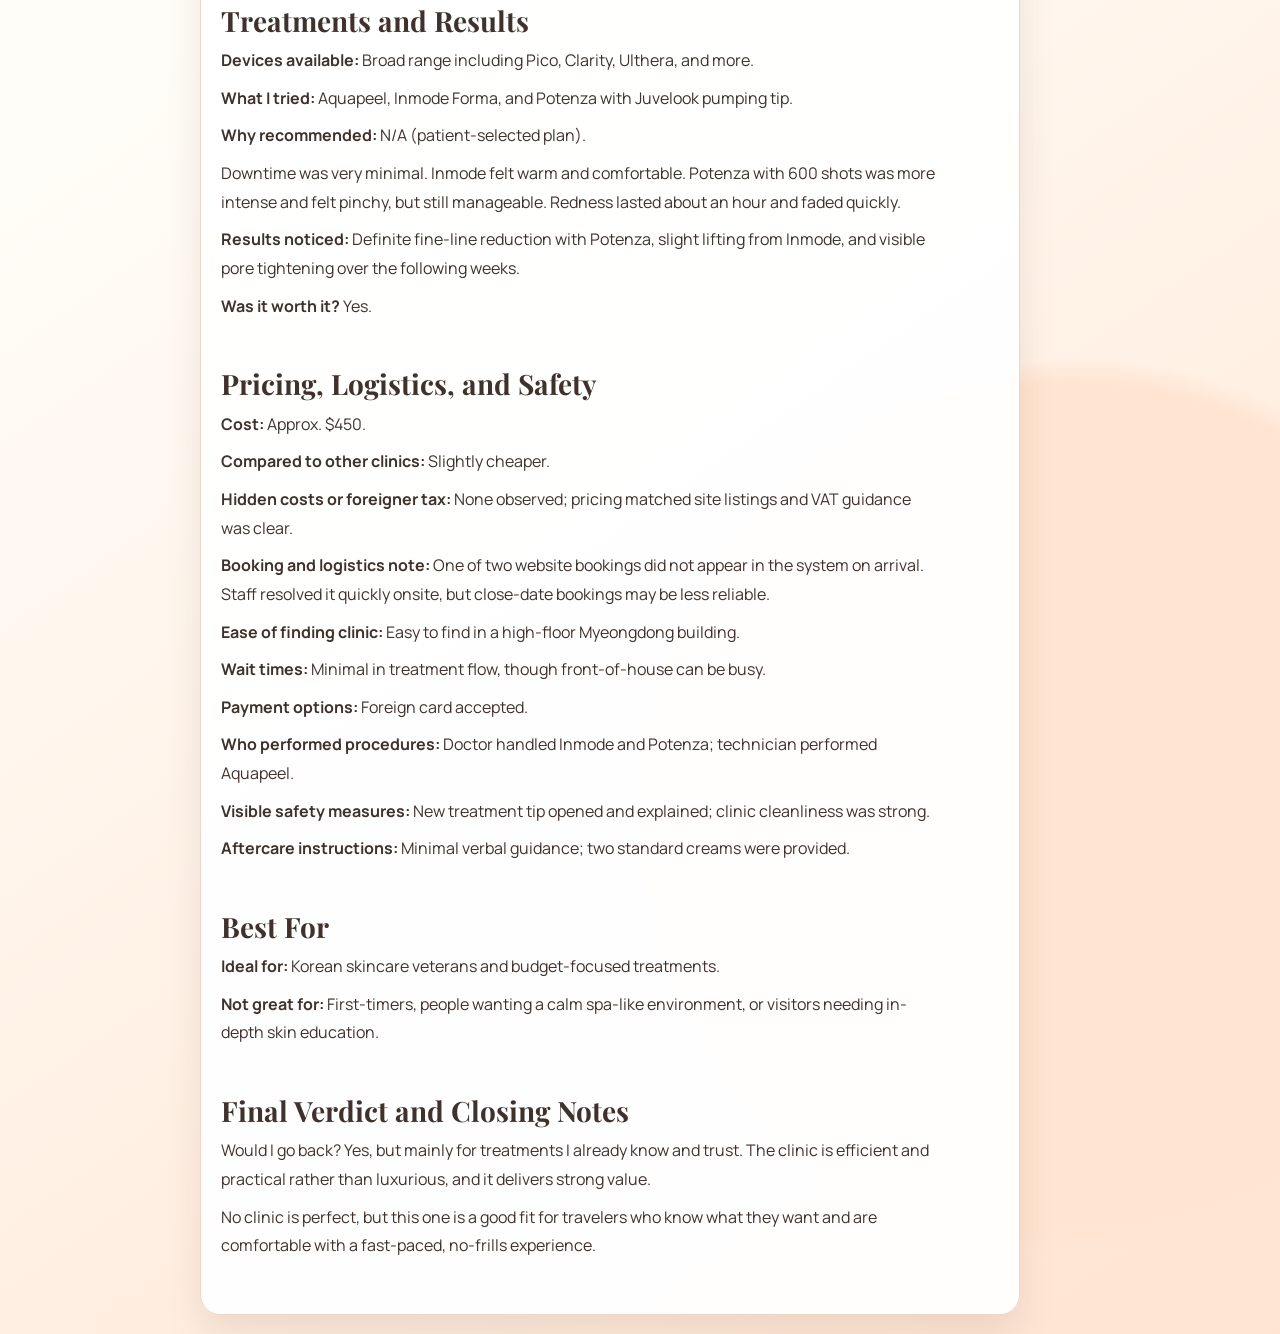
<file: posts/toxinfil-myongdong-review.html>
<!doctype html>
<html lang="en">
  <head>
    <meta charset="UTF-8" />
    <meta name="viewport" content="width=device-width, initial-scale=1.0" />
    <title>Toxinfil Myeongdong: Budget-Friendly Treatments in Central Seoul</title>
    <link rel="stylesheet" href="../assets/shared.css" />
    <style>
      :root {
        color-scheme: light;
        --coral: #de6f54;
        --ink: #3f322d;
        --line: #edd6c8;
      }

      body {
        margin: 0;
        min-height: 100vh;
        padding: 1.2rem;
      }

      .page {
        width: min(880px, 96vw);
        margin: 0 auto;
      }

      article {
        margin-top: 1rem;
        padding: 1.8rem 1.25rem;
        background: rgba(255, 255, 255, 0.96);
        border: 1px solid var(--line);
        border-radius: 20px;
        box-shadow: 0 18px 36px rgba(112, 82, 64, 0.13);
        max-width: 820px;
      }

      h1 {
        margin: 0;
        font-family: "Playfair Display", Georgia, serif;
        font-size: clamp(2rem, 6vw, 3.35rem);
        color: var(--ink);
        line-height: 1.05;
      }

      .meta {
        margin-top: 0.45rem;
        font-size: 0.82rem;
        text-transform: uppercase;
        letter-spacing: 0.09em;
        color: var(--coral);
        font-weight: 800;
      }

      .tags {
        display: flex;
        gap: 0.46rem;
        flex-wrap: wrap;
        margin-top: 0.9rem;
        margin-bottom: 1rem;
      }

      .tag {
        border: 1px solid var(--line);
        background: #fffdf8;
        border-radius: 999px;
        padding: 0.24rem 0.65rem;
        font-size: 0.88rem;
        font-weight: 700;
        color: var(--ink);
      }

      .hero-image:not(:empty) {
        border-radius: 14px;
        overflow: hidden;
        margin-bottom: 1.2rem;
      }
      .hero-image img {
        width: 100%;
        display: block;
        object-fit: cover;
        max-height: 420px;
      }

      figcaption {
        font-style: italic;
        color: #8a6a5a;
        font-size: 0.8rem;
        margin-top: 0.3rem;
      }

      .entry {
        padding: 1rem 0;
      }

      .entry + .entry {
        margin-top: 0.25rem;
      }

      .entry h2 {
        margin: 0 0 0.45rem;
        font-family: "Playfair Display", Georgia, serif;
        font-size: 1.75rem;
        color: var(--ink);
      }

      .entry p {
        margin: 0 0 0.55rem;
        line-height: 1.8;
        max-width: 72ch;
      }

      .subline {
        margin: 0 0 0.5rem;
        line-height: 1.8;
        max-width: 72ch;
      }

      .subline strong {
        color: var(--ink);
      }

      .rubric {
        width: 100%;
        border-collapse: collapse;
        font-size: 0.93rem;
        margin-top: 0.35rem;
      }

      .rubric th,
      .rubric td {
        border: 1px solid var(--line);
        padding: 0.45rem 0.5rem;
        text-align: left;
        vertical-align: top;
      }

      .rubric th {
        background: #fffdf8;
        color: var(--ink);
      }

      .rubric tr:nth-child(even) td {
        background: #fffdf8;
      }

      .snapshot {
        display: grid;
        grid-template-columns: repeat(auto-fit, minmax(170px, 1fr));
        gap: 0.55rem;
        margin-top: 0.4rem;
      }

      .snap-item {
        background: #fffdf8;
        border: 1px solid var(--line);
        border-radius: 10px;
        padding: 0.5rem 0.55rem;
        font-size: 0.88rem;
      }

      .snap-item strong {
        display: block;
        color: var(--ink);
      }
    </style>
  </head>
  <body>
    <div class="page">
      <header>
        <nav>
          <a class="nav-wordmark" href="../index.html">Postcards &amp; Passport Stamps</a>
          <button class="nav-hamburger" onclick="this.nextElementSibling.classList.toggle('open')" aria-label="Menu">☰</button>
          <div class="nav-links">
            <div class="menu-group">
              <button class="menu-trigger" type="button">Topics</button>
              <ul class="submenu">
                <li><a href="../index.html#beauty-posts">Beauty Around The World</a></li>
                <li><a href="../index.html#travel-posts">Travel Diaries</a></li>
                <li><a href="../index.html#nomad-posts">Digital Nomad Life</a></li>
                <li><a href="../index.html#world-notes">Lifestyle Notes</a></li>
              </ul>
            </div>
            <div class="menu-group">
              <button class="menu-trigger" type="button">Countries</button>
              <ul class="submenu">
                <li><a href="country-south-korea.html">South Korea</a></li>
                <li><a href="country-austria.html">Austria</a></li>
                <li><a href="country-japan.html">Japan</a></li>
                <li><a href="country-slovenia.html">Slovenia</a></li>
              </ul>
            </div>
            <a class="menu-link" href="about.html">About</a>
            <div class="nav-search">
              <button class="search-toggle" onclick="var i=this.nextElementSibling;i.classList.toggle('open');if(i.classList.contains('open'))i.focus();" aria-label="Search">🔍</button>
              <input class="search-input" type="search" placeholder="Search…" />
            </div>
          </div>
        </nav>
      </header>

      <article>
        <h1>Toxinfil Myeongdong: Budget-Friendly Treatments in Central Seoul</h1>
        <p class="meta">Published on: February 16, 2026</p>

        <div class="tags">
          <span class="tag">clinic reviews</span>
          <span class="tag">korea</span>
          <span class="tag">skin care</span>
          <span class="tag">myeongdong</span>
        </div>

        <div class="hero-image"></div>

        <section class="entry">
          <h2>At a Glance</h2>
          <div class="snapshot">
            <div class="snap-item"><strong>Cost</strong>Approx. $450 with VAT support.</div>
            <div class="snap-item"><strong>Downtime</strong>Minimal redness; Potenza discomfort during treatment.</div>
            <div class="snap-item"><strong>Best For</strong>K-beauty regulars and budget-focused treatments.</div>
            <div class="snap-item"><strong>Would I Go Back?</strong>Yes, for repeat treatments.</div>
          </div>
        </section>

        <section class="entry">
          <h2>Review Rubric (0-5)</h2>
          <table class="rubric">
            <thead>
              <tr>
                <th>Category</th>
                <th>Score</th>
                <th>Notes</th>
              </tr>
            </thead>
            <tbody>
              <tr>
                <td>Foreigner Friendliness</td>
                <td>5</td>
                <td>Multiple language options, friendly staff, and smooth support for non-Korean speakers.</td>
              </tr>
              <tr>
                <td>Consultation Integrity</td>
                <td>3</td>
                <td>Consultation was with sales staff, but communication was clear and pressure was low.</td>
              </tr>
              <tr>
                <td>Transparency and Pricing</td>
                <td>5</td>
                <td>Pricing matched website listings, including strong monthly specials.</td>
              </tr>
              <tr>
                <td>Treatment Effectiveness</td>
                <td>4</td>
                <td>Visible results after about two weeks in pores, texture, and fine lines.</td>
              </tr>
              <tr>
                <td>Equipment and Range</td>
                <td>5</td>
                <td>Very broad device and program options compared with typical clinics.</td>
              </tr>
              <tr>
                <td>Safety and Qualifications</td>
                <td>5</td>
                <td>Doctor-led procedures, clean technique, and strong hygiene standards.</td>
              </tr>
              <tr>
                <td>Logistics and Experience</td>
                <td>3</td>
                <td>Booking reliability was mixed and the clinic can feel crowded.</td>
              </tr>
              <tr>
                <td>Value for Price</td>
                <td>5</td>
                <td>Excellent value if you know your target treatments.</td>
              </tr>
            </tbody>
          </table>
        </section>

        <section class="entry">
          <h2>Clinic Overview</h2>
          <p class="subline"><strong>Location:</strong> Myeongdong, Seoul.</p>
          <p class="subline"><strong>Clinic Type:</strong> Aesthetic clinic.</p>
          <p class="subline"><strong>Atmosphere:</strong> Crowded, casual, and concise.</p>
        </section>

        <section class="entry">
          <h2>Foreigner Experience and Consultation</h2>
          <p>
            Overall, this clinic was comfortable for non-Korean speakers. Technicians used basic
            English, and translators were available for sales staff and doctors. In this visit,
            consultation was routed through a sales consultant, and communication sometimes crossed
            multiple languages, but it still worked.
          </p>
          <p class="subline"><strong>Staff English ability:</strong> Fluent overall support system.</p>
          <p class="subline"><strong>Booking ease:</strong> Website booking.</p>
          <p class="subline"><strong>Comfort level:</strong> Comfortable for foreign visitors.</p>
          <p class="subline"><strong>Consultation quality:</strong> No pushy upselling; treatment requests were followed as asked.</p>
        </section>

        <section class="entry">
          <h2>Treatments and Results</h2>
          <p class="subline"><strong>Devices available:</strong> Broad range including Pico, Clarity, Ulthera, and more.</p>
          <p class="subline"><strong>What I tried:</strong> Aquapeel, Inmode Forma, and Potenza with Juvelook pumping tip.</p>
          <p class="subline"><strong>Why recommended:</strong> N/A (patient-selected plan).</p>
          <p>
            Downtime was very minimal. Inmode felt warm and comfortable. Potenza with 600 shots was
            more intense and felt pinchy, but still manageable. Redness lasted about an hour and faded
            quickly.
          </p>
          <p class="subline">
            <strong>Results noticed:</strong> Definite fine-line reduction with Potenza, slight lifting
            from Inmode, and visible pore tightening over the following weeks.
          </p>
          <p class="subline"><strong>Was it worth it?</strong> Yes.</p>
        </section>

        <section class="entry">
          <h2>Pricing, Logistics, and Safety</h2>
          <p class="subline"><strong>Cost:</strong> Approx. $450.</p>
          <p class="subline"><strong>Compared to other clinics:</strong> Slightly cheaper.</p>
          <p class="subline"><strong>Hidden costs or foreigner tax:</strong> None observed; pricing matched site listings and VAT guidance was clear.</p>
          <p class="subline">
            <strong>Booking and logistics note:</strong> One of two website bookings did not appear in
            the system on arrival. Staff resolved it quickly onsite, but close-date bookings may be
            less reliable.
          </p>
          <p class="subline"><strong>Ease of finding clinic:</strong> Easy to find in a high-floor Myeongdong building.</p>
          <p class="subline"><strong>Wait times:</strong> Minimal in treatment flow, though front-of-house can be busy.</p>
          <p class="subline"><strong>Payment options:</strong> Foreign card accepted.</p>
          <p class="subline"><strong>Who performed procedures:</strong> Doctor handled Inmode and Potenza; technician performed Aquapeel.</p>
          <p class="subline"><strong>Visible safety measures:</strong> New treatment tip opened and explained; clinic cleanliness was strong.</p>
          <p class="subline"><strong>Aftercare instructions:</strong> Minimal verbal guidance; two standard creams were provided.</p>
        </section>

        <section class="entry">
          <h2>Best For</h2>
          <p class="subline"><strong>Ideal for:</strong> Korean skincare veterans and budget-focused treatments.</p>
          <p class="subline"><strong>Not great for:</strong> First-timers, people wanting a calm spa-like environment, or visitors needing in-depth skin education.</p>
        </section>

        <section class="entry">
          <h2>Final Verdict and Closing Notes</h2>
          <p>
            Would I go back? Yes, but mainly for treatments I already know and trust. The clinic is
            efficient and practical rather than luxurious, and it delivers strong value.
          </p>
          <p>
            No clinic is perfect, but this one is a good fit for travelers who know what they want and
            are comfortable with a fast-paced, no-frills experience.
          </p>
        </section>
      </article>
    </div>
  </body>
</html>
</file>
<file: assets/shared.css>
@import url('https://fonts.googleapis.com/css2?family=Playfair+Display:wght@600;700&family=Manrope:wght@500;700;800&display=swap');

:root {
  color-scheme: light;

  /* Background palette */
  --bg-1: #fff9ef;
  --bg-2: #fffdf8;
  --bg-3: #ffe4d1;

  /* Semantic aliases */
  --sand: #fff9ef;
  --cream: #fffdf8;
  --peach: #ffe4d1;
  --coral: #de6f54;
  --ink: #3f322d;
  --line: #edd6c8;

  /* Nav / header colours */
  --nav-color: #3f322d;
  --nav-bg: transparent;
  --nav-border: transparent;
  --nav-hover: #fff3eb;
  --nav-submenu-shadow: rgba(112, 82, 64, 0.14);
  --header-border: #edd6c8;
  --header-shadow: rgba(112, 82, 64, 0.08);
}

* {
  box-sizing: border-box;
}

body {
  margin: 0;
  min-height: 100vh;
  padding: 1.2rem;
  font-family: "Manrope", "Trebuchet MS", sans-serif;
  color: var(--ink);
  background:
    radial-gradient(circle at 15% 18%, var(--bg-1) 0 14%, transparent 15%),
    radial-gradient(circle at 84% 82%, var(--bg-3) 0 16%, transparent 17%),
    linear-gradient(145deg, var(--bg-1), var(--bg-2) 46%, var(--bg-3));
}

header {
  border: 1px solid var(--header-border);
  border-radius: 16px;
  background: rgba(255, 255, 255, 0.88);
  padding: 0.7rem 1.2rem;
  box-shadow: 0 8px 20px var(--header-shadow);
  backdrop-filter: blur(4px);
}

nav {
  display: flex;
  justify-content: space-between;
  align-items: center;
  gap: 1rem;
}

.nav-wordmark {
  text-decoration: none;
  font-family: "Playfair Display", Georgia, serif;
  font-size: 1.05rem;
  font-weight: 700;
  color: var(--ink);
  white-space: nowrap;
}

.nav-wordmark:hover {
  color: var(--coral);
}

.nav-links {
  display: flex;
  align-items: center;
  gap: 0.2rem;
  flex-wrap: wrap;
}

.menu-link,
.menu-trigger {
  text-decoration: none;
  font-weight: 700;
  font-size: 0.9rem;
  color: var(--nav-color);
  background: transparent;
  border: none;
  border-radius: 8px;
  padding: 0.38rem 0.7rem;
  display: inline-flex;
  align-items: center;
  cursor: pointer;
  font-family: inherit;
  transition: background 120ms ease, color 120ms ease;
}

.menu-trigger::after {
  content: "▾";
  margin-left: 0.3rem;
  font-size: 0.68rem;
  opacity: 0.6;
}

.menu-link:hover,
.menu-trigger:hover,
.menu-group:focus-within .menu-trigger {
  background: var(--nav-hover);
  color: var(--coral);
}

.menu-group {
  position: relative;
}

.submenu {
  list-style: none;
  margin: 0;
  padding: 0.5rem;
  min-width: 210px;
  background: rgba(255, 255, 255, 0.98);
  border: 1px solid var(--line);
  border-radius: 12px;
  box-shadow: 0 12px 26px var(--nav-submenu-shadow);
  position: absolute;
  left: 50%;
  transform: translateX(-50%) translateY(8px);
  top: calc(100% + 0.2rem);
  opacity: 0;
  visibility: hidden;
  transition: opacity 120ms ease, transform 120ms ease;
  z-index: 5;
}

.menu-group:hover .submenu,
.menu-group:focus-within .submenu {
  opacity: 1;
  visibility: visible;
  transform: translateX(-50%) translateY(0);
}

.submenu a {
  display: block;
  padding: 0.45rem 0.7rem;
  border-radius: 8px;
  color: var(--ink);
  text-decoration: none;
  font-size: 0.88rem;
  font-weight: 700;
}

.submenu a:hover {
  background: var(--nav-hover);
  color: var(--coral);
}

/* Search */
.nav-search {
  display: inline-flex;
  align-items: center;
  gap: 0.3rem;
}

.search-toggle {
  background: transparent;
  border: none;
  cursor: pointer;
  font-size: 1rem;
  padding: 0.38rem 0.5rem;
  border-radius: 8px;
  color: var(--ink);
  transition: background 120ms ease;
}

.search-toggle:hover {
  background: var(--nav-hover);
}

.search-input {
  width: 0;
  overflow: hidden;
  border: none;
  border-bottom: 1.5px solid var(--line);
  background: transparent;
  font-family: inherit;
  font-size: 0.88rem;
  color: var(--ink);
  padding: 0.2rem 0.3rem;
  transition: width 200ms ease;
  outline: none;
}

.search-input.open {
  width: 140px;
}

/* Mobile hamburger */
.nav-hamburger {
  display: none;
  background: transparent;
  border: none;
  cursor: pointer;
  padding: 0.4rem;
  font-size: 1.3rem;
  color: var(--ink);
}

@media (max-width: 640px) {
  .nav-hamburger { display: block; }
  .nav-links {
    display: none;
    position: absolute;
    top: calc(100% + 0.5rem);
    left: 0;
    right: 0;
    background: rgba(255, 255, 255, 0.98);
    border: 1px solid var(--line);
    border-radius: 12px;
    padding: 0.75rem;
    flex-direction: column;
    align-items: flex-start;
    gap: 0.2rem;
    z-index: 10;
    box-shadow: 0 12px 26px var(--nav-submenu-shadow);
  }
  .nav-links.open { display: flex; }
  header { position: relative; }
  .submenu {
    position: static;
    transform: none;
    opacity: 1;
    visibility: visible;
    box-shadow: none;
    border: none;
    padding-left: 1rem;
  }
}
</file>
